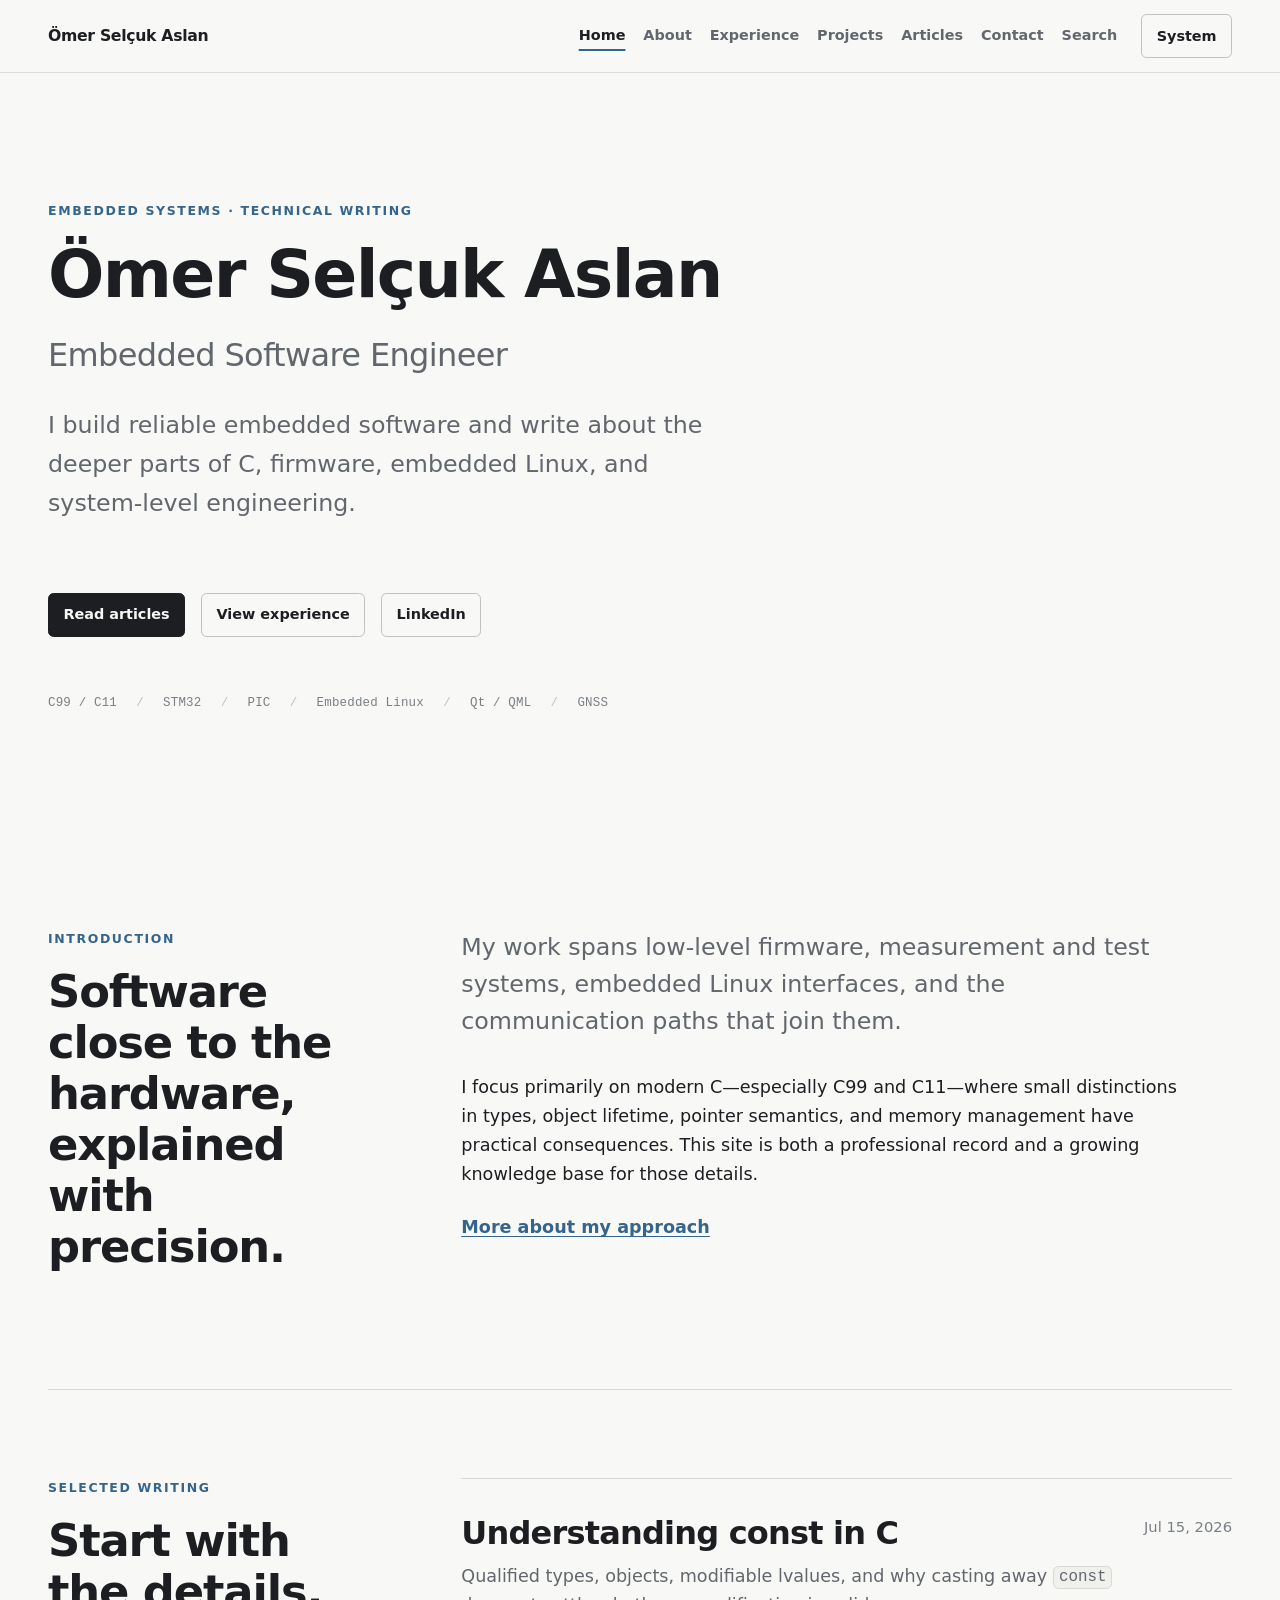
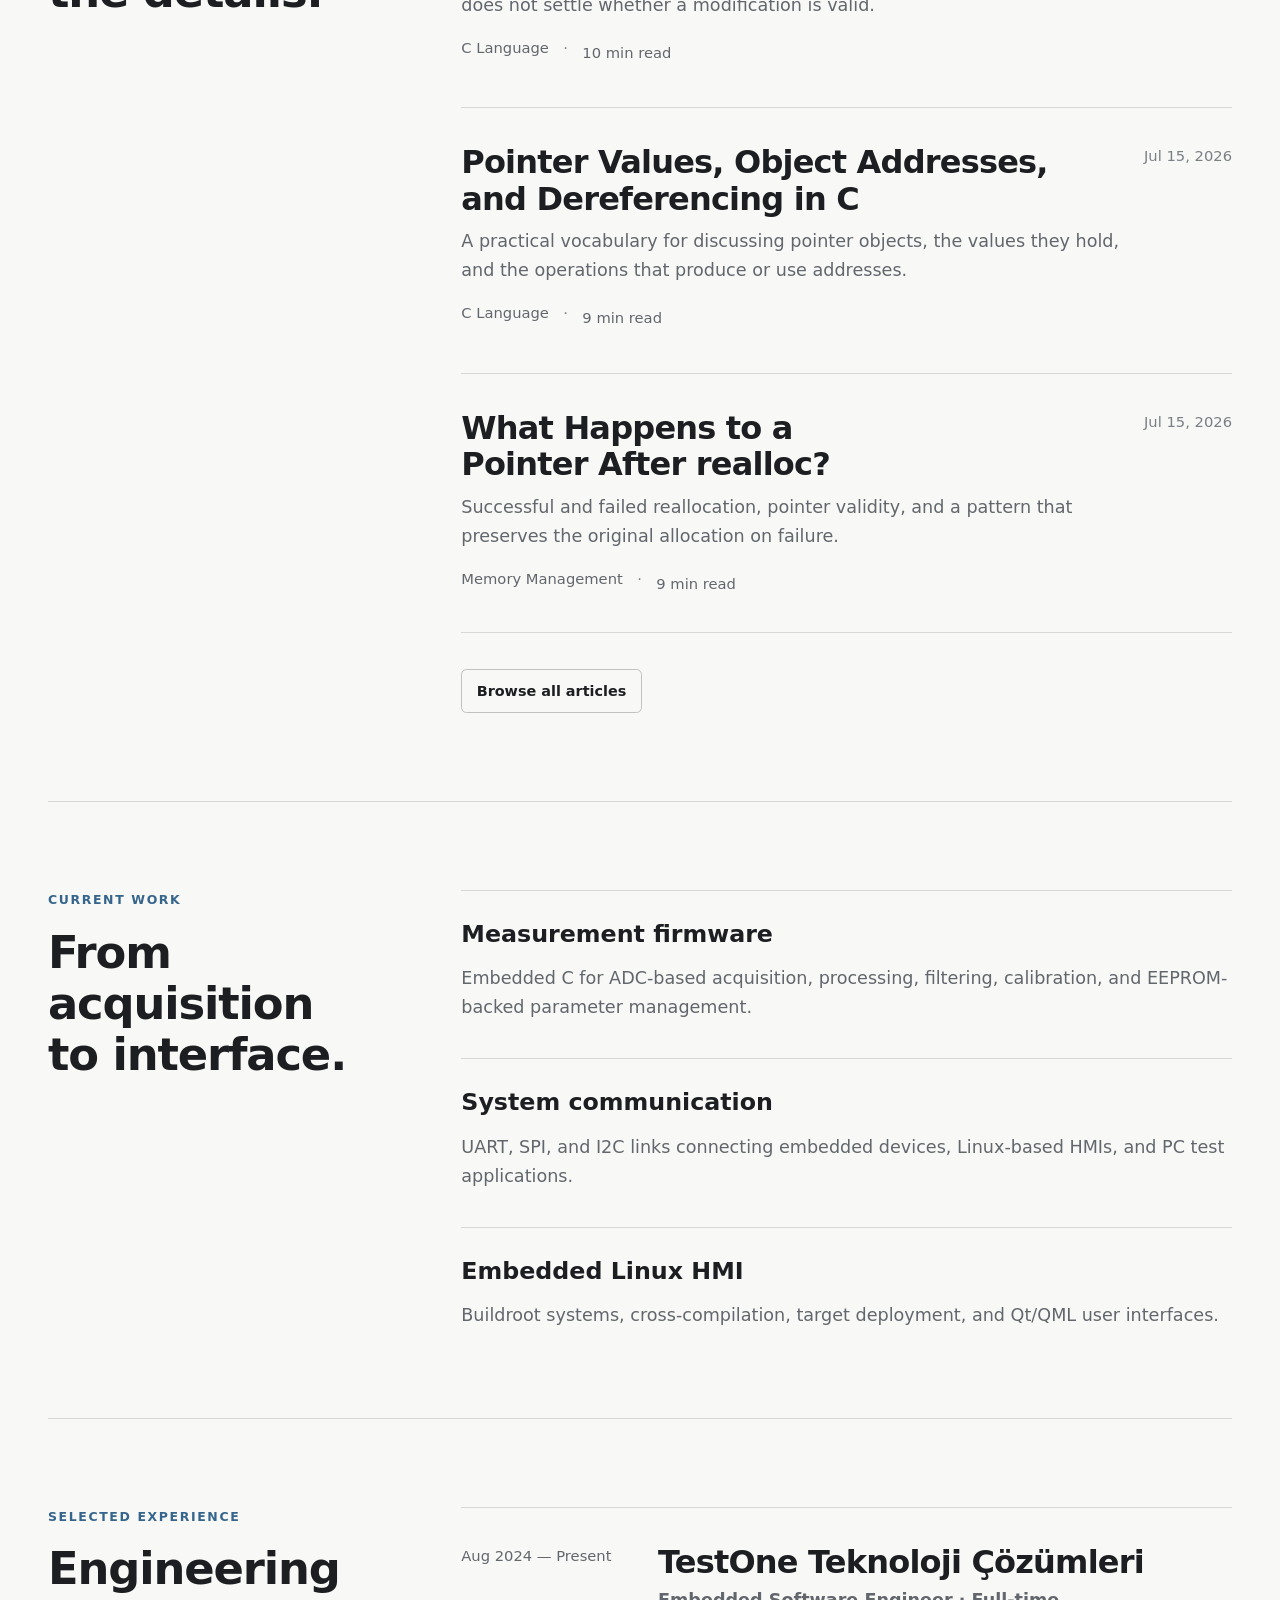
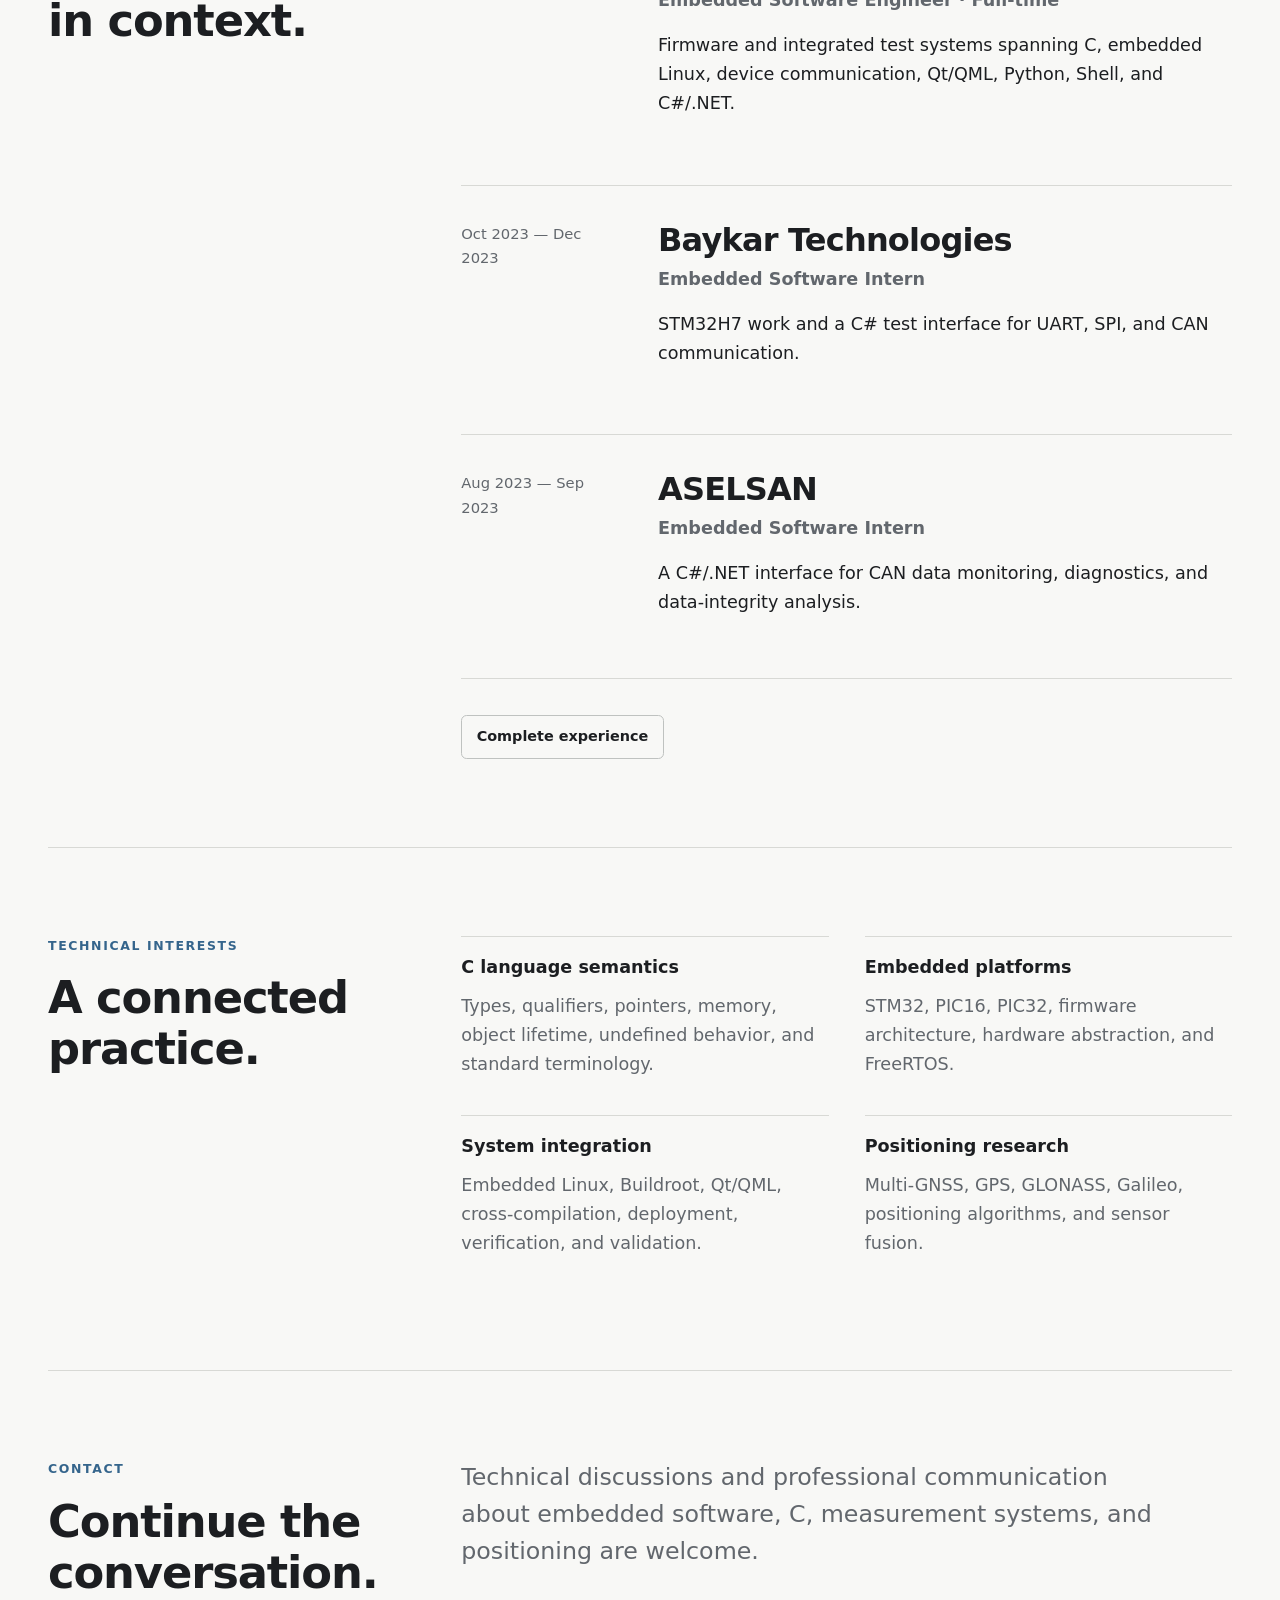
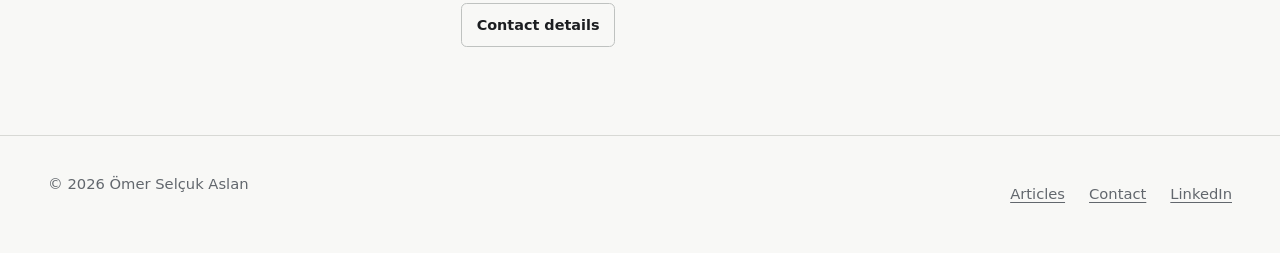
<file: index.html>
<!doctype html>
<html lang="en">
<head>
  <meta charset="utf-8">
  <meta name="viewport" content="width=device-width, initial-scale=1">
  <title>Ömer Selçuk Aslan — Embedded Software Engineer</title>
  <meta name="description" content="Embedded software engineer working in modern C, firmware, embedded Linux, measurement systems, and GNSS—and writing about the deeper details of C.">
  <link rel="canonical" href="https://omerselcuk.com/">
  <meta property="og:type" content="website">
  <meta property="og:title" content="Ömer Selçuk Aslan — Embedded Software Engineer">
  <meta property="og:description" content="Reliable embedded software and careful writing about C, firmware, embedded Linux, and system-level engineering.">
  <meta property="og:url" content="https://omerselcuk.com/">
  <meta property="og:site_name" content="Ömer Selçuk Aslan">
  <meta name="twitter:card" content="summary">
  <meta name="twitter:title" content="Ömer Selçuk Aslan — Embedded Software Engineer">
  <meta name="twitter:description" content="Embedded software engineering and careful technical writing about C.">
  <meta name="theme-color" content="#f8f8f6" media="(prefers-color-scheme: light)">
  <meta name="theme-color" content="#151719" media="(prefers-color-scheme: dark)">
  <link rel="icon" href="favicon.svg" type="image/svg+xml">
  <link rel="manifest" href="site.webmanifest">
  <script src="assets/js/theme.js"></script>
  <link rel="stylesheet" href="assets/css/tokens.css">
  <link rel="stylesheet" href="assets/css/base.css">
  <link rel="stylesheet" href="assets/css/layout.css">
  <link rel="stylesheet" href="assets/css/components.css">
  <link rel="stylesheet" href="assets/css/pages.css">
  <link rel="stylesheet" href="assets/css/print.css" media="print">
  <script src="assets/js/main.js" defer></script>
  <script type="application/ld+json">
  {
    "@context": "https://schema.org",
    "@graph": [
      {
        "@type": "Person",
        "@id": "https://omerselcuk.com/#person",
        "name": "Ömer Selçuk Aslan",
        "url": "https://omerselcuk.com/",
        "jobTitle": "Embedded Software Engineer",
        "sameAs": ["https://www.linkedin.com/in/omerselcukaslan"],
        "knowsAbout": ["C99", "C11", "Embedded systems", "Firmware", "STM32", "PIC microcontrollers", "Embedded Linux", "Buildroot", "Qt", "QML", "GNSS"]
      },
      {
        "@type": "WebSite",
        "@id": "https://omerselcuk.com/#website",
        "url": "https://omerselcuk.com/",
        "name": "Ömer Selçuk Aslan",
        "inLanguage": "en",
        "publisher": {"@id": "https://omerselcuk.com/#person"}
      }
    ]
  }
  </script>
</head>
<body>
  <a class="skip-link" href="#main-content">Skip to content</a>
  <header class="site-header">
    <div class="container header-inner">
      <a class="brand" href="index.html" aria-current="page">Ömer Selçuk Aslan</a>
      <button class="nav-toggle" type="button" data-nav-toggle aria-controls="primary-navigation" aria-expanded="false">Menu</button>
      <nav class="site-nav" id="primary-navigation" data-site-nav data-open="false" aria-label="Primary navigation">
        <a href="index.html" aria-current="page">Home</a>
        <a href="about.html">About</a>
        <a href="experience.html">Experience</a>
        <a href="projects.html">Projects</a>
        <a href="articles.html">Articles</a>
        <a href="contact.html">Contact</a>
        <a href="articles.html#article-search">Search</a>
      </nav>
      <button class="theme-toggle" type="button" data-theme-toggle hidden>System</button>
    </div>
  </header>

  <main id="main-content">
    <section class="hero container" aria-labelledby="home-title">
      <p class="eyebrow">Embedded systems · Technical writing</p>
      <h1 id="home-title">Ömer Selçuk Aslan</h1>
      <p class="hero-title">Embedded Software Engineer</p>
      <p class="hero-copy">I build reliable embedded software and write about the deeper parts of C, firmware, embedded Linux, and system-level engineering.</p>
      <div class="button-row">
        <a class="button button-primary" href="articles.html">Read articles</a>
        <a class="button" href="experience.html">View experience</a>
        <a class="button" href="https://www.linkedin.com/in/omerselcukaslan" rel="me noopener noreferrer" target="_blank">LinkedIn <span class="visually-hidden">(opens in a new tab)</span></a>
      </div>
      <div class="topic-line" aria-label="Technical focus areas">
        <span>C99 / C11</span><span>STM32</span><span>PIC</span><span>Embedded Linux</span><span>Qt / QML</span><span>GNSS</span>
      </div>
    </section>

    <section class="section container" aria-labelledby="introduction-title">
      <div class="section-grid">
        <div>
          <p class="eyebrow">Introduction</p>
          <h2 id="introduction-title">Software close to the hardware, explained with precision.</h2>
        </div>
        <div class="reading-width">
          <p class="lede">My work spans low-level firmware, measurement and test systems, embedded Linux interfaces, and the communication paths that join them.</p>
          <p>I focus primarily on modern C—especially C99 and C11—where small distinctions in types, object lifetime, pointer semantics, and memory management have practical consequences. This site is both a professional record and a growing knowledge base for those details.</p>
          <a class="text-link" href="about.html">More about my approach</a>
        </div>
      </div>
    </section>

    <section class="section container" aria-labelledby="writing-title">
      <div class="section-grid">
        <div>
          <p class="eyebrow">Selected writing</p>
          <h2 id="writing-title">Start with the details.</h2>
        </div>
        <div>
          <ol class="article-list">
            <li class="article-card">
              <div>
                <h3><a href="articles/understanding-const-in-c.html">Understanding <code>const</code> in C</a></h3>
                <p>Qualified types, objects, modifiable lvalues, and why casting away <code>const</code> does not settle whether a modification is valid.</p>
                <ul class="meta-list" aria-label="Article details"><li>C Language</li><li>10 min read</li></ul>
              </div>
              <time datetime="2026-07-15">Jul 15, 2026</time>
            </li>
            <li class="article-card">
              <div>
                <h3><a href="articles/pointer-values-and-object-addresses.html">Pointer Values, Object Addresses, and Dereferencing in C</a></h3>
                <p>A practical vocabulary for discussing pointer objects, the values they hold, and the operations that produce or use addresses.</p>
                <ul class="meta-list" aria-label="Article details"><li>C Language</li><li>9 min read</li></ul>
              </div>
              <time datetime="2026-07-15">Jul 15, 2026</time>
            </li>
            <li class="article-card">
              <div>
                <h3><a href="articles/realloc-and-pointer-validity.html">What Happens to a Pointer After <code>realloc</code>?</a></h3>
                <p>Successful and failed reallocation, pointer validity, and a pattern that preserves the original allocation on failure.</p>
                <ul class="meta-list" aria-label="Article details"><li>Memory Management</li><li>9 min read</li></ul>
              </div>
              <time datetime="2026-07-15">Jul 15, 2026</time>
            </li>
          </ol>
          <div class="button-row"><a class="button" href="articles.html">Browse all articles</a></div>
        </div>
      </div>
    </section>

    <section class="section container" aria-labelledby="work-title">
      <div class="section-grid">
        <div>
          <p class="eyebrow">Current work</p>
          <h2 id="work-title">From acquisition to interface.</h2>
        </div>
        <div class="statements">
          <div class="statement"><strong>Measurement firmware</strong><p>Embedded C for ADC-based acquisition, processing, filtering, calibration, and EEPROM-backed parameter management.</p></div>
          <div class="statement"><strong>System communication</strong><p>UART, SPI, and I2C links connecting embedded devices, Linux-based HMIs, and PC test applications.</p></div>
          <div class="statement"><strong>Embedded Linux HMI</strong><p>Buildroot systems, cross-compilation, target deployment, and Qt/QML user interfaces.</p></div>
        </div>
      </div>
    </section>

    <section class="section container" aria-labelledby="experience-title">
      <div class="section-grid">
        <div>
          <p class="eyebrow">Selected experience</p>
          <h2 id="experience-title">Engineering in context.</h2>
        </div>
        <div>
          <ol class="timeline">
            <li class="timeline-item">
              <p class="timeline-date">Aug 2024 — Present</p>
              <div><h3>TestOne Teknoloji Çözümleri</h3><p class="timeline-role">Embedded Software Engineer · Full-time</p><p>Firmware and integrated test systems spanning C, embedded Linux, device communication, Qt/QML, Python, Shell, and C#/.NET.</p></div>
            </li>
            <li class="timeline-item">
              <p class="timeline-date">Oct 2023 — Dec 2023</p>
              <div><h3>Baykar Technologies</h3><p class="timeline-role">Embedded Software Intern</p><p>STM32H7 work and a C# test interface for UART, SPI, and CAN communication.</p></div>
            </li>
            <li class="timeline-item">
              <p class="timeline-date">Aug 2023 — Sep 2023</p>
              <div><h3>ASELSAN</h3><p class="timeline-role">Embedded Software Intern</p><p>A C#/.NET interface for CAN data monitoring, diagnostics, and data-integrity analysis.</p></div>
            </li>
          </ol>
          <div class="button-row"><a class="button" href="experience.html">Complete experience</a></div>
        </div>
      </div>
    </section>

    <section class="section container" aria-labelledby="interests-title">
      <div class="section-grid">
        <div>
          <p class="eyebrow">Technical interests</p>
          <h2 id="interests-title">A connected practice.</h2>
        </div>
        <dl class="definition-grid">
          <div class="definition-group"><dt>C language semantics</dt><dd>Types, qualifiers, pointers, memory, object lifetime, undefined behavior, and standard terminology.</dd></div>
          <div class="definition-group"><dt>Embedded platforms</dt><dd>STM32, PIC16, PIC32, firmware architecture, hardware abstraction, and FreeRTOS.</dd></div>
          <div class="definition-group"><dt>System integration</dt><dd>Embedded Linux, Buildroot, Qt/QML, cross-compilation, deployment, verification, and validation.</dd></div>
          <div class="definition-group"><dt>Positioning research</dt><dd>Multi-GNSS, GPS, GLONASS, Galileo, positioning algorithms, and sensor fusion.</dd></div>
        </dl>
      </div>
    </section>

    <section class="section container" aria-labelledby="contact-title">
      <div class="section-grid">
        <div><p class="eyebrow">Contact</p><h2 id="contact-title">Continue the conversation.</h2></div>
        <div class="reading-width"><p class="lede">Technical discussions and professional communication about embedded software, C, measurement systems, and positioning are welcome.</p><a class="button" href="contact.html">Contact details</a></div>
      </div>
    </section>
  </main>

  <footer class="site-footer">
    <div class="container footer-inner"><p>© 2026 Ömer Selçuk Aslan</p><nav class="footer-nav" aria-label="Footer navigation"><a href="articles.html">Articles</a><a href="contact.html">Contact</a><a href="https://www.linkedin.com/in/omerselcukaslan" rel="me noopener noreferrer" target="_blank">LinkedIn</a></nav></div>
  </footer>
</body>
</html>
</file>
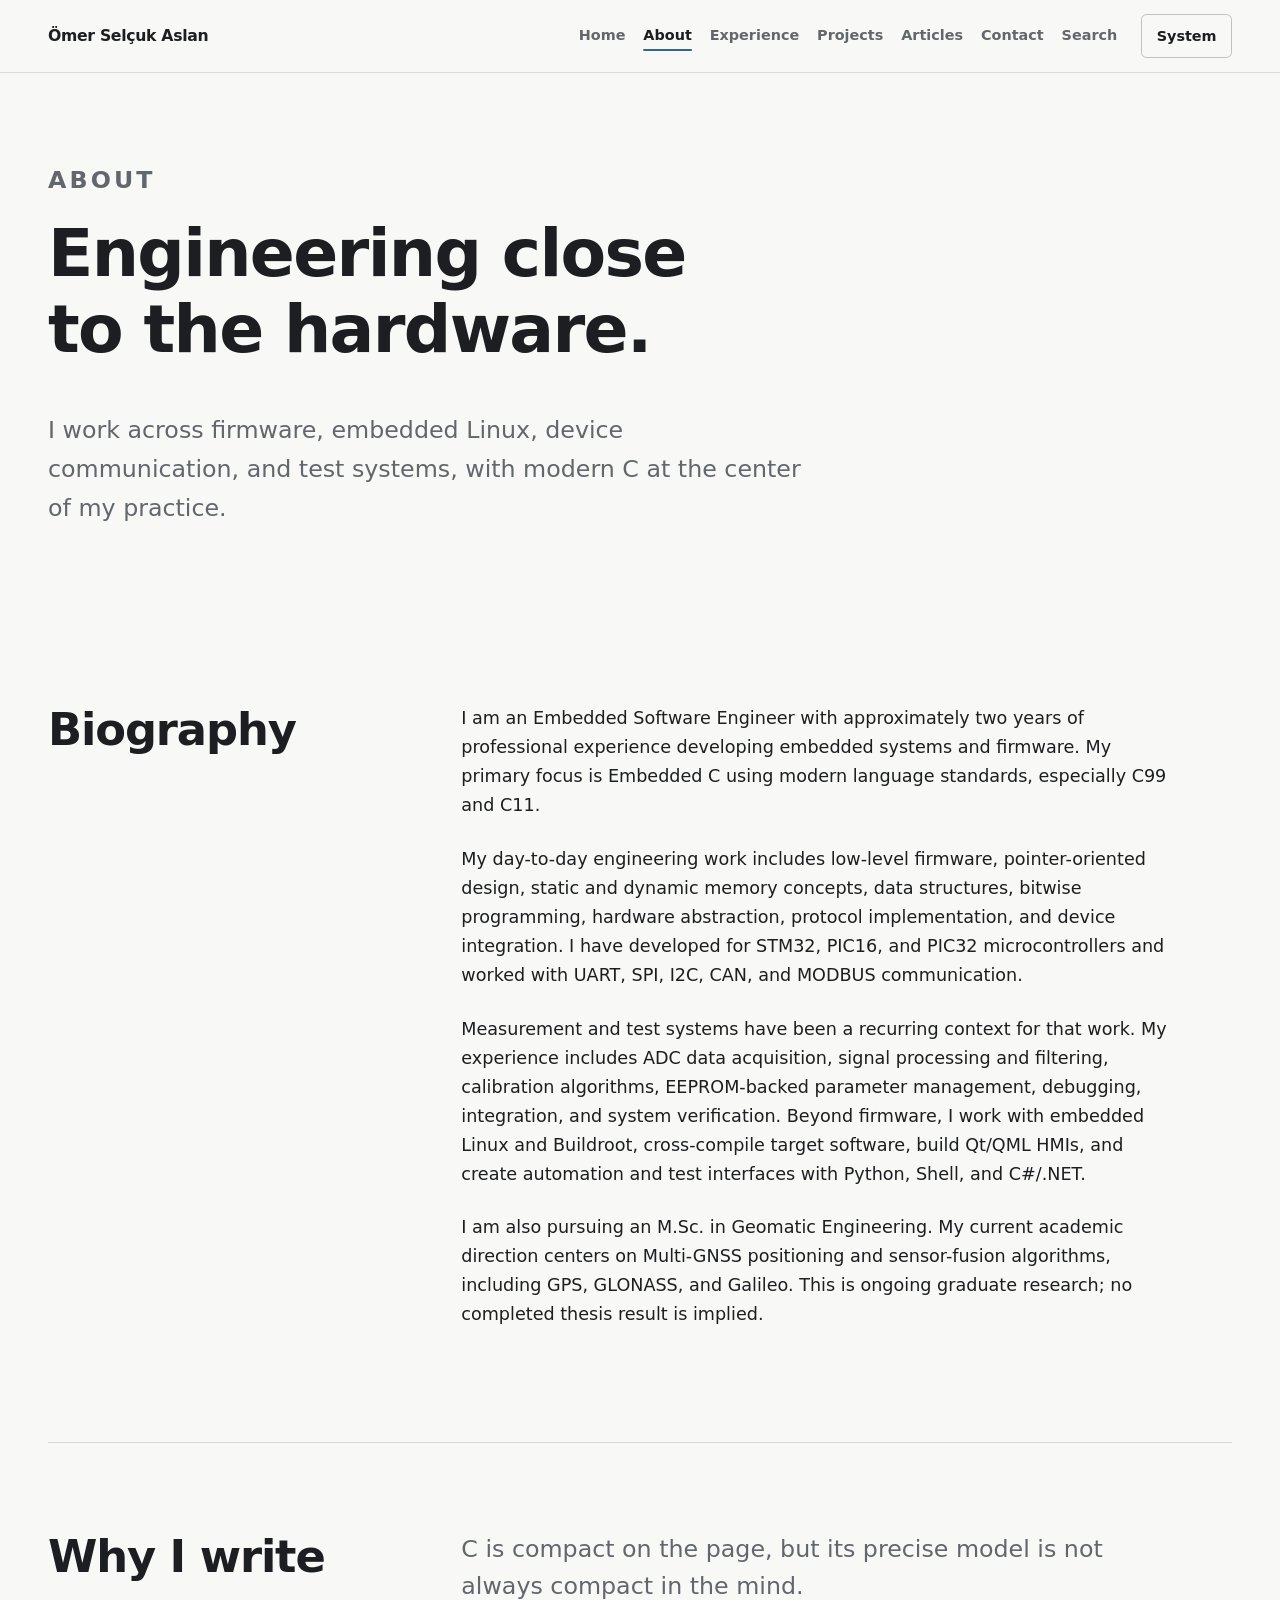
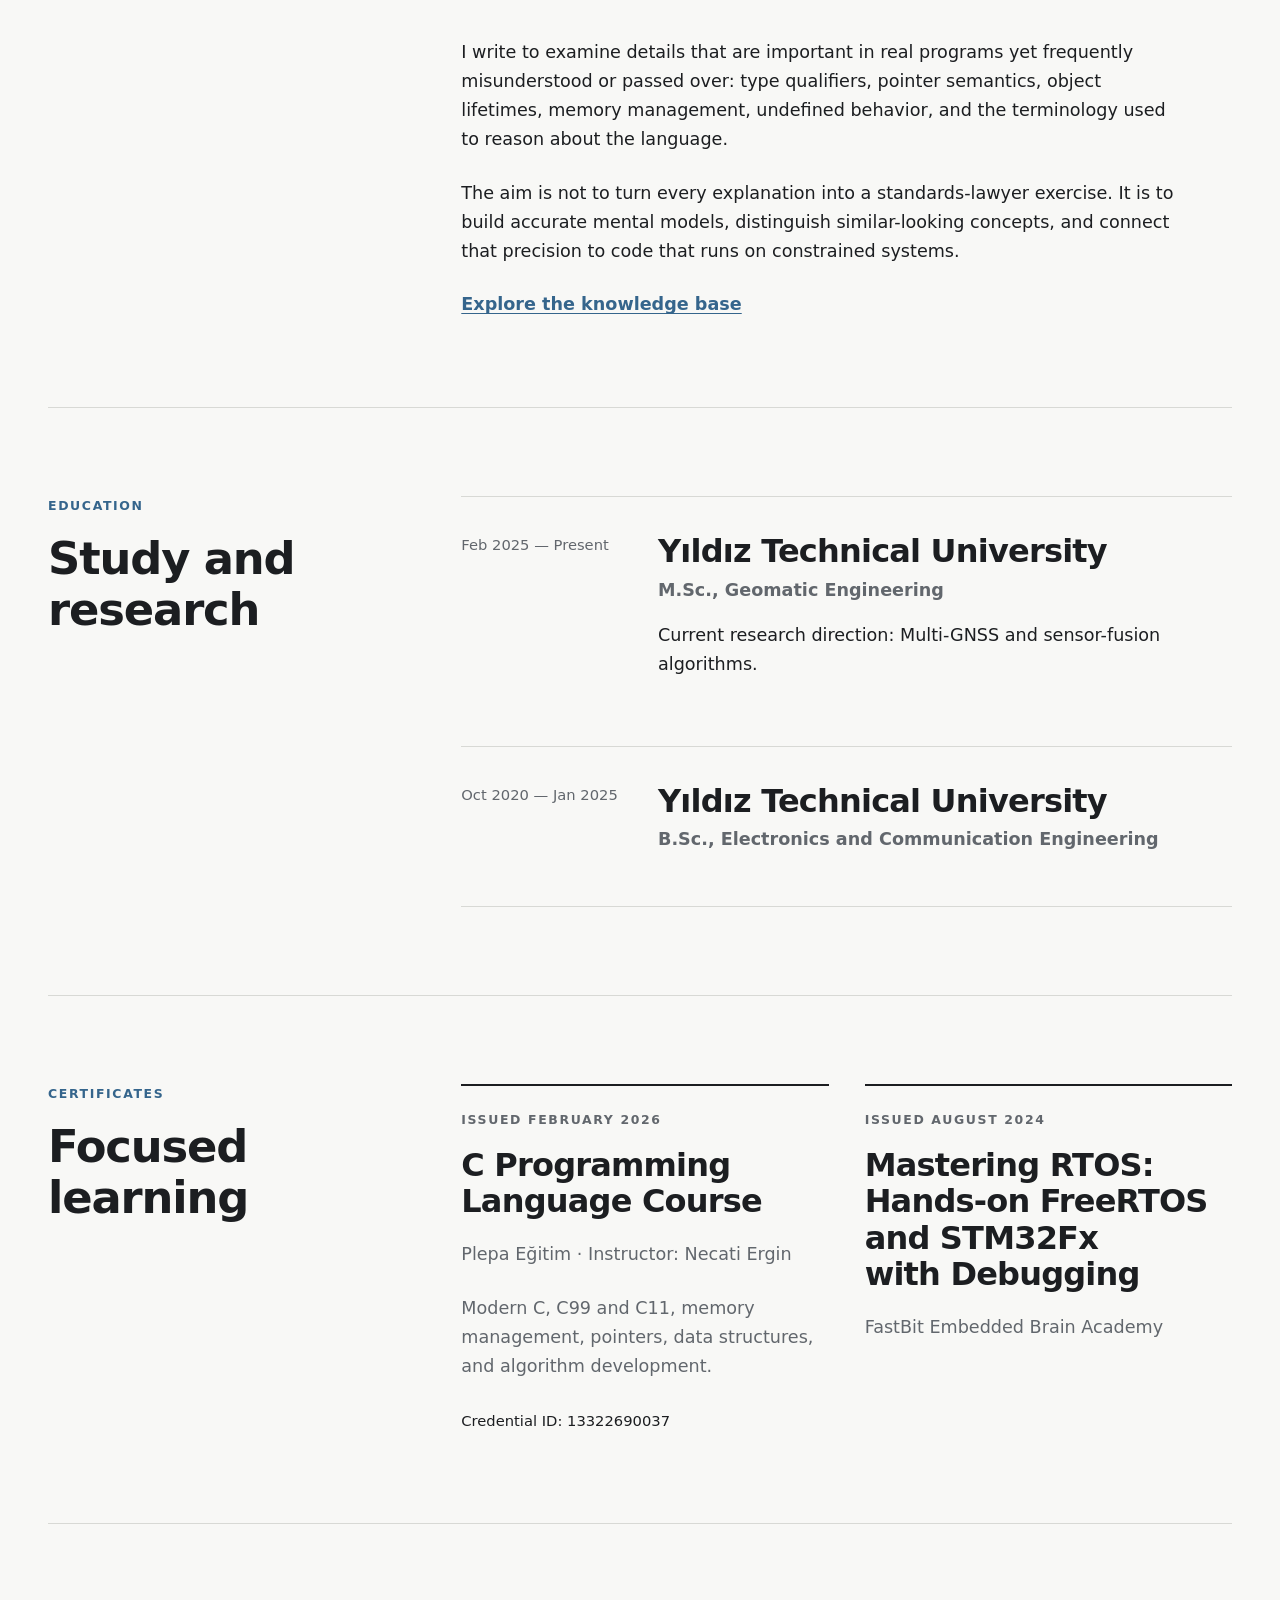
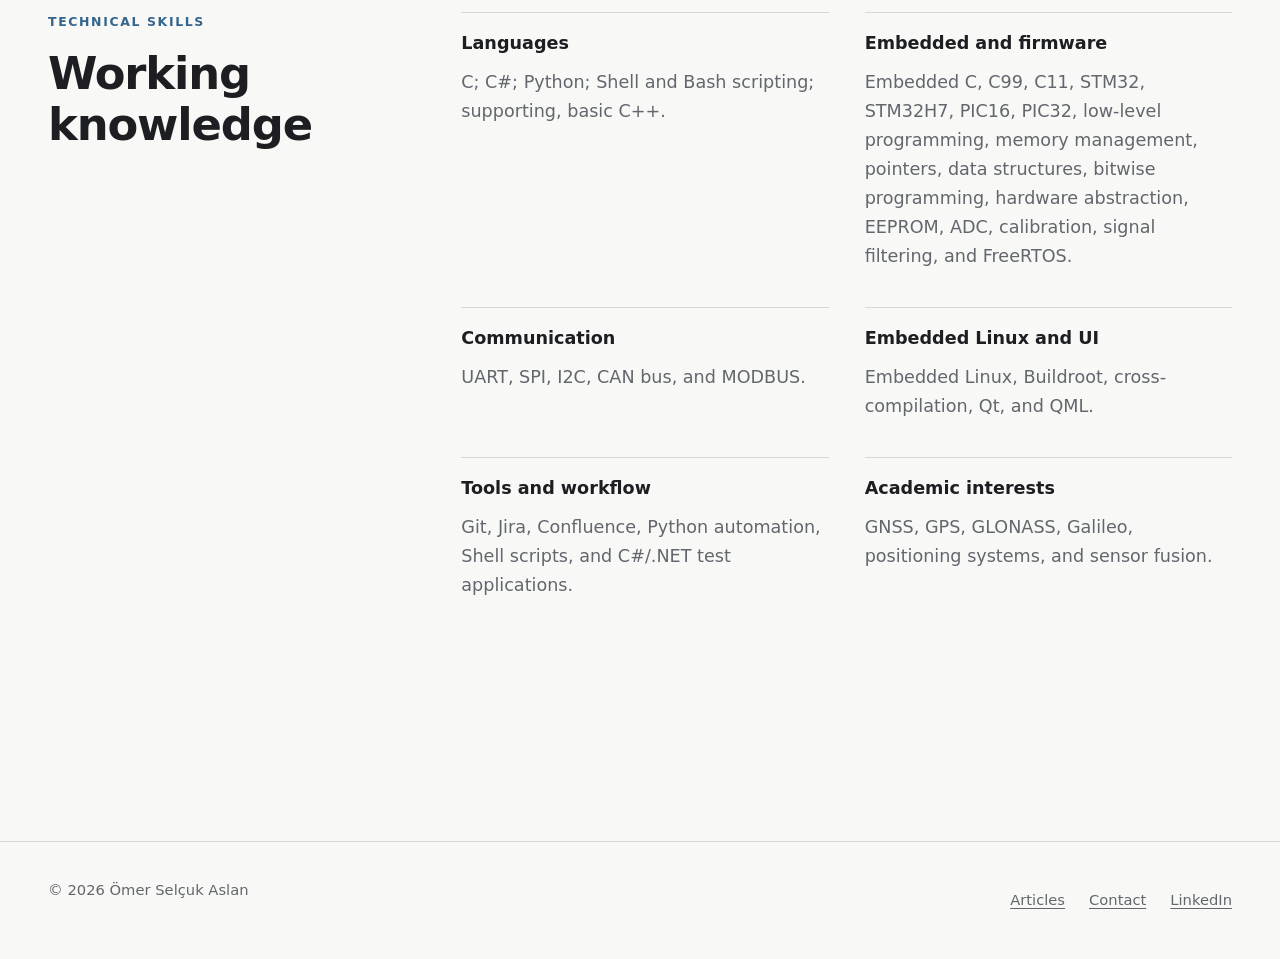
<file: about.html>
<!doctype html>
<html lang="en">
<head>
  <meta charset="utf-8">
  <meta name="viewport" content="width=device-width, initial-scale=1">
  <title>About — Ömer Selçuk Aslan</title>
  <meta name="description" content="About embedded software engineer Ömer Selçuk Aslan: modern C, firmware, embedded Linux, measurement systems, education, and technical interests.">
  <link rel="canonical" href="https://omerselcuk.com/about.html">
  <meta property="og:type" content="profile"><meta property="og:title" content="About — Ömer Selçuk Aslan"><meta property="og:description" content="Background, engineering practice, education, and reasons for writing about C."><meta property="og:url" content="https://omerselcuk.com/about.html"><meta property="og:site_name" content="Ömer Selçuk Aslan">
  <meta name="twitter:card" content="summary"><meta name="twitter:title" content="About — Ömer Selçuk Aslan"><meta name="twitter:description" content="Embedded software engineering, modern C, and positioning research.">
  <meta name="theme-color" content="#f8f8f6" media="(prefers-color-scheme: light)"><meta name="theme-color" content="#151719" media="(prefers-color-scheme: dark)">
  <link rel="icon" href="favicon.svg" type="image/svg+xml"><link rel="manifest" href="site.webmanifest">
  <script src="assets/js/theme.js"></script>
  <link rel="stylesheet" href="assets/css/tokens.css"><link rel="stylesheet" href="assets/css/base.css"><link rel="stylesheet" href="assets/css/layout.css"><link rel="stylesheet" href="assets/css/components.css"><link rel="stylesheet" href="assets/css/pages.css"><link rel="stylesheet" href="assets/css/print.css" media="print">
  <script src="assets/js/main.js" defer></script>
  <script type="application/ld+json">{"@context":"https://schema.org","@type":"BreadcrumbList","itemListElement":[{"@type":"ListItem","position":1,"name":"Home","item":"https://omerselcuk.com/"},{"@type":"ListItem","position":2,"name":"About","item":"https://omerselcuk.com/about.html"}]}</script>
</head>
<body>
  <a class="skip-link" href="#main-content">Skip to content</a>
  <header class="site-header"><div class="container header-inner"><a class="brand" href="index.html">Ömer Selçuk Aslan</a><button class="nav-toggle" type="button" data-nav-toggle aria-controls="primary-navigation" aria-expanded="false">Menu</button><nav class="site-nav" id="primary-navigation" data-site-nav data-open="false" aria-label="Primary navigation"><a href="index.html">Home</a><a href="about.html" aria-current="page">About</a><a href="experience.html">Experience</a><a href="projects.html">Projects</a><a href="articles.html">Articles</a><a href="contact.html">Contact</a><a href="articles.html#article-search">Search</a></nav><button class="theme-toggle" type="button" data-theme-toggle hidden>System</button></div></header>
  <main id="main-content" class="page-shell">
    <div class="container">
      <header class="page-header"><p class="eyebrow">About</p><h1>Engineering close to the hardware.</h1><p>I work across firmware, embedded Linux, device communication, and test systems, with modern C at the center of my practice.</p></header>

      <section class="section" aria-labelledby="biography-title">
        <div class="section-grid"><div><h2 id="biography-title">Biography</h2></div><div class="reading-width"><p>I am an Embedded Software Engineer with approximately two years of professional experience developing embedded systems and firmware. My primary focus is Embedded C using modern language standards, especially C99 and C11.</p><p>My day-to-day engineering work includes low-level firmware, pointer-oriented design, static and dynamic memory concepts, data structures, bitwise programming, hardware abstraction, protocol implementation, and device integration. I have developed for STM32, PIC16, and PIC32 microcontrollers and worked with UART, SPI, I2C, CAN, and MODBUS communication.</p><p>Measurement and test systems have been a recurring context for that work. My experience includes ADC data acquisition, signal processing and filtering, calibration algorithms, EEPROM-backed parameter management, debugging, integration, and system verification. Beyond firmware, I work with embedded Linux and Buildroot, cross-compile target software, build Qt/QML HMIs, and create automation and test interfaces with Python, Shell, and C#/.NET.</p><p>I am also pursuing an M.Sc. in Geomatic Engineering. My current academic direction centers on Multi-GNSS positioning and sensor-fusion algorithms, including GPS, GLONASS, and Galileo. This is ongoing graduate research; no completed thesis result is implied.</p></div></div>
      </section>

      <section class="section" aria-labelledby="writing-title">
        <div class="section-grid"><div><h2 id="writing-title">Why I write</h2></div><div class="reading-width"><p class="lede">C is compact on the page, but its precise model is not always compact in the mind.</p><p>I write to examine details that are important in real programs yet frequently misunderstood or passed over: type qualifiers, pointer semantics, object lifetimes, memory management, undefined behavior, and the terminology used to reason about the language.</p><p>The aim is not to turn every explanation into a standards-lawyer exercise. It is to build accurate mental models, distinguish similar-looking concepts, and connect that precision to code that runs on constrained systems.</p><a class="text-link" href="articles.html">Explore the knowledge base</a></div></div>
      </section>

      <section class="section" aria-labelledby="education-title">
        <div class="section-grid"><div><p class="eyebrow">Education</p><h2 id="education-title">Study and research</h2></div><ol class="timeline">
          <li class="timeline-item"><p class="timeline-date">Feb 2025 — Present</p><div><h3>Yıldız Technical University</h3><p class="timeline-role">M.Sc., Geomatic Engineering</p><p>Current research direction: Multi-GNSS and sensor-fusion algorithms.</p></div></li>
          <li class="timeline-item"><p class="timeline-date">Oct 2020 — Jan 2025</p><div><h3>Yıldız Technical University</h3><p class="timeline-role">B.Sc., Electronics and Communication Engineering</p></div></li>
        </ol></div>
      </section>

      <section class="section" aria-labelledby="certificates-title">
        <div class="section-grid"><div><p class="eyebrow">Certificates</p><h2 id="certificates-title">Focused learning</h2></div><div class="two-column">
          <article class="info-card"><p class="eyebrow">Issued February 2026</p><h3>C Programming Language Course</h3><p>Plepa Eğitim · Instructor: Necati Ergin</p><p>Modern C, C99 and C11, memory management, pointers, data structures, and algorithm development.</p><small>Credential ID: 13322690037</small></article>
          <article class="info-card"><p class="eyebrow">Issued August 2024</p><h3>Mastering RTOS: Hands-on FreeRTOS and STM32Fx with Debugging</h3><p>FastBit Embedded Brain Academy</p></article>
        </div></div>
      </section>

      <section class="section" aria-labelledby="skills-title">
        <div class="section-grid"><div><p class="eyebrow">Technical skills</p><h2 id="skills-title">Working knowledge</h2></div><dl class="definition-grid">
          <div class="definition-group"><dt>Languages</dt><dd>C; C#; Python; Shell and Bash scripting; supporting, basic C++.</dd></div>
          <div class="definition-group"><dt>Embedded and firmware</dt><dd>Embedded C, C99, C11, STM32, STM32H7, PIC16, PIC32, low-level programming, memory management, pointers, data structures, bitwise programming, hardware abstraction, EEPROM, ADC, calibration, signal filtering, and FreeRTOS.</dd></div>
          <div class="definition-group"><dt>Communication</dt><dd>UART, SPI, I2C, CAN bus, and MODBUS.</dd></div>
          <div class="definition-group"><dt>Embedded Linux and UI</dt><dd>Embedded Linux, Buildroot, cross-compilation, Qt, and QML.</dd></div>
          <div class="definition-group"><dt>Tools and workflow</dt><dd>Git, Jira, Confluence, Python automation, Shell scripts, and C#/.NET test applications.</dd></div>
          <div class="definition-group"><dt>Academic interests</dt><dd>GNSS, GPS, GLONASS, Galileo, positioning systems, and sensor fusion.</dd></div>
        </dl></div>
      </section>
    </div>
  </main>
  <footer class="site-footer"><div class="container footer-inner"><p>© 2026 Ömer Selçuk Aslan</p><nav class="footer-nav" aria-label="Footer navigation"><a href="articles.html">Articles</a><a href="contact.html">Contact</a><a href="https://www.linkedin.com/in/omerselcukaslan" rel="me noopener noreferrer" target="_blank">LinkedIn</a></nav></div></footer>
</body>
</html>
</file>
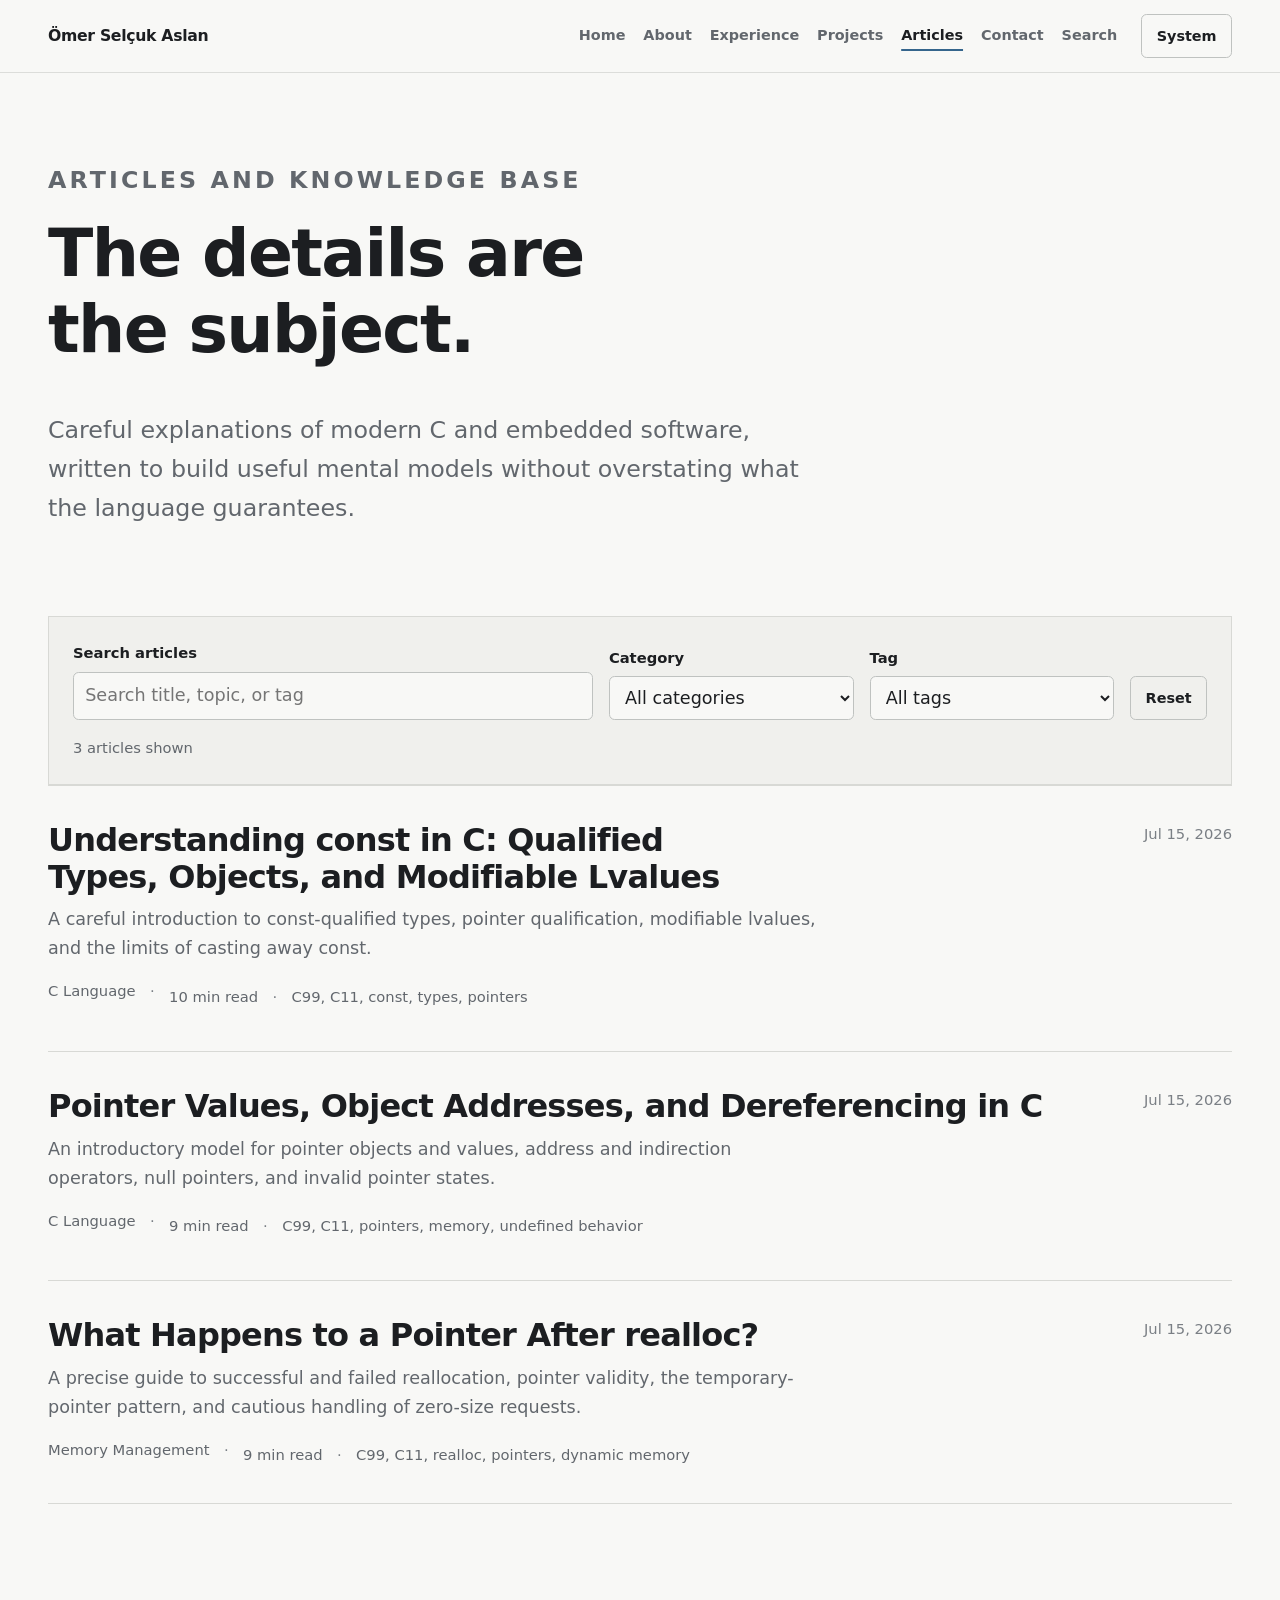
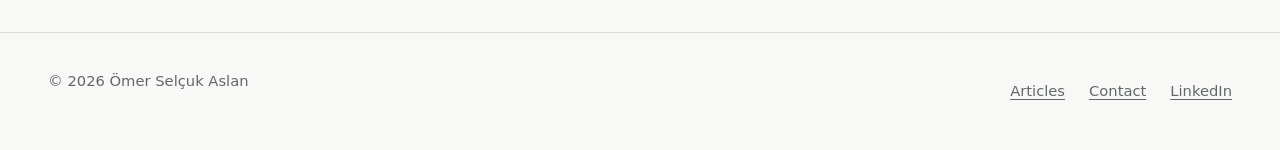
<file: articles.html>
<!doctype html>
<html lang="en">
<head>
  <meta charset="utf-8"><meta name="viewport" content="width=device-width, initial-scale=1">
  <title>Articles — Ömer Selçuk Aslan</title>
  <meta name="description" content="Technical articles by Ömer Selçuk Aslan about modern C, pointer semantics, memory management, firmware, and embedded systems.">
  <link rel="canonical" href="https://omerselcuk.com/articles.html">
  <meta property="og:type" content="website"><meta property="og:title" content="Articles — Ömer Selçuk Aslan"><meta property="og:description" content="Precise, practical writing about C and embedded software."><meta property="og:url" content="https://omerselcuk.com/articles.html"><meta property="og:site_name" content="Ömer Selçuk Aslan">
  <meta name="twitter:card" content="summary"><meta name="twitter:title" content="Articles — Ömer Selçuk Aslan"><meta name="twitter:description" content="A technical knowledge base for modern C and embedded software.">
  <meta name="theme-color" content="#f8f8f6" media="(prefers-color-scheme: light)"><meta name="theme-color" content="#151719" media="(prefers-color-scheme: dark)">
  <link rel="icon" href="favicon.svg" type="image/svg+xml"><link rel="manifest" href="site.webmanifest">
  <script src="assets/js/theme.js"></script><link rel="stylesheet" href="assets/css/tokens.css"><link rel="stylesheet" href="assets/css/base.css"><link rel="stylesheet" href="assets/css/layout.css"><link rel="stylesheet" href="assets/css/components.css"><link rel="stylesheet" href="assets/css/pages.css"><link rel="stylesheet" href="assets/css/print.css" media="print"><script src="assets/js/main.js" defer></script><script src="assets/js/search.js" defer></script>
  <script type="application/ld+json">{"@context":"https://schema.org","@type":"CollectionPage","name":"Articles","url":"https://omerselcuk.com/articles.html","description":"Technical writing about C and embedded software.","isPartOf":{"@id":"https://omerselcuk.com/#website"},"breadcrumb":{"@type":"BreadcrumbList","itemListElement":[{"@type":"ListItem","position":1,"name":"Home","item":"https://omerselcuk.com/"},{"@type":"ListItem","position":2,"name":"Articles","item":"https://omerselcuk.com/articles.html"}]}}</script>
</head>
<body>
  <a class="skip-link" href="#main-content">Skip to content</a>
  <header class="site-header"><div class="container header-inner"><a class="brand" href="index.html">Ömer Selçuk Aslan</a><button class="nav-toggle" type="button" data-nav-toggle aria-controls="primary-navigation" aria-expanded="false">Menu</button><nav class="site-nav" id="primary-navigation" data-site-nav data-open="false" aria-label="Primary navigation"><a href="index.html">Home</a><a href="about.html">About</a><a href="experience.html">Experience</a><a href="projects.html">Projects</a><a href="articles.html" aria-current="page">Articles</a><a href="contact.html">Contact</a><a href="#article-search">Search</a></nav><button class="theme-toggle" type="button" data-theme-toggle hidden>System</button></div></header>
  <main id="main-content" class="page-shell"><div class="container">
    <header class="page-header"><p class="eyebrow">Articles and knowledge base</p><h1>The details are the subject.</h1><p>Careful explanations of modern C and embedded software, written to build useful mental models without overstating what the language guarantees.</p></header>

    <section id="article-search" aria-labelledby="article-list-title">
      <h2 id="article-list-title" class="visually-hidden">Article index</h2>
      <div class="search-enhancement search-panel" data-article-search>
        <div class="filter-grid">
          <div class="field"><label for="search-input">Search articles</label><input id="search-input" type="search" inputmode="search" autocomplete="off" placeholder="Search title, topic, or tag" data-search-input></div>
          <div class="field"><label for="category-filter">Category</label><select id="category-filter" data-category-filter><option value="">All categories</option><option value="C Language">C Language</option><option value="Memory Management">Memory Management</option></select></div>
          <div class="field"><label for="tag-filter">Tag</label><select id="tag-filter" data-tag-filter><option value="">All tags</option><option value="C99">C99</option><option value="C11">C11</option><option value="const">const</option><option value="pointers">pointers</option><option value="memory">memory</option><option value="undefined behavior">undefined behavior</option><option value="realloc">realloc</option><option value="dynamic memory">dynamic memory</option></select></div>
          <button class="filter-reset" type="button" data-search-reset>Reset</button>
        </div>
        <p class="result-summary" data-result-count aria-live="polite">3 articles shown</p>
      </div>

      <ol class="article-list" data-article-results>
        <li class="article-card" data-article-card data-title="Understanding const in C: Qualified Types, Objects, and Modifiable Lvalues" data-description="A careful introduction to const-qualified types, pointer qualification, modifiable lvalues, and the limits of casting away const." data-category="C Language" data-tags="C99,C11,const,types,pointers" data-published="2026-07-15" data-updated="2026-07-15" data-reading-time="10 min read">
          <div><h2><a href="articles/understanding-const-in-c.html">Understanding <code>const</code> in C: Qualified Types, Objects, and Modifiable Lvalues</a></h2><p>A careful introduction to const-qualified types, pointer qualification, modifiable lvalues, and the limits of casting away <code>const</code>.</p><ul class="meta-list" aria-label="Article details"><li>C Language</li><li>10 min read</li><li>C99, C11, const, types, pointers</li></ul></div><time datetime="2026-07-15">Jul 15, 2026</time>
        </li>
        <li class="article-card" data-article-card data-title="Pointer Values, Object Addresses, and Dereferencing in C" data-description="An introductory model for pointer objects and values, address and indirection operators, null pointers, and invalid pointer states." data-category="C Language" data-tags="C99,C11,pointers,memory,undefined behavior" data-published="2026-07-15" data-updated="2026-07-15" data-reading-time="9 min read">
          <div><h2><a href="articles/pointer-values-and-object-addresses.html">Pointer Values, Object Addresses, and Dereferencing in C</a></h2><p>An introductory model for pointer objects and values, address and indirection operators, null pointers, and invalid pointer states.</p><ul class="meta-list" aria-label="Article details"><li>C Language</li><li>9 min read</li><li>C99, C11, pointers, memory, undefined behavior</li></ul></div><time datetime="2026-07-15">Jul 15, 2026</time>
        </li>
        <li class="article-card" data-article-card data-title="What Happens to a Pointer After realloc?" data-description="A precise guide to successful and failed reallocation, pointer validity, the temporary-pointer pattern, and cautious handling of zero-size requests." data-category="Memory Management" data-tags="C99,C11,realloc,pointers,dynamic memory" data-published="2026-07-15" data-updated="2026-07-15" data-reading-time="9 min read">
          <div><h2><a href="articles/realloc-and-pointer-validity.html">What Happens to a Pointer After <code>realloc</code>?</a></h2><p>A precise guide to successful and failed reallocation, pointer validity, the temporary-pointer pattern, and cautious handling of zero-size requests.</p><ul class="meta-list" aria-label="Article details"><li>Memory Management</li><li>9 min read</li><li>C99, C11, realloc, pointers, dynamic memory</li></ul></div><time datetime="2026-07-15">Jul 15, 2026</time>
        </li>
      </ol>
      <div class="empty-state" data-empty-state hidden><h3>No matching articles</h3><p>Try a broader term, another category, or reset the filters.</p></div>
      <noscript><p><small>Search and filtering require JavaScript. All articles remain available in the list above.</small></p></noscript>
    </section>
  </div></main>
  <footer class="site-footer"><div class="container footer-inner"><p>© 2026 Ömer Selçuk Aslan</p><nav class="footer-nav" aria-label="Footer navigation"><a href="articles.html">Articles</a><a href="contact.html">Contact</a><a href="https://www.linkedin.com/in/omerselcukaslan" rel="me noopener noreferrer" target="_blank">LinkedIn</a></nav></div></footer>
</body>
</html>
</file>
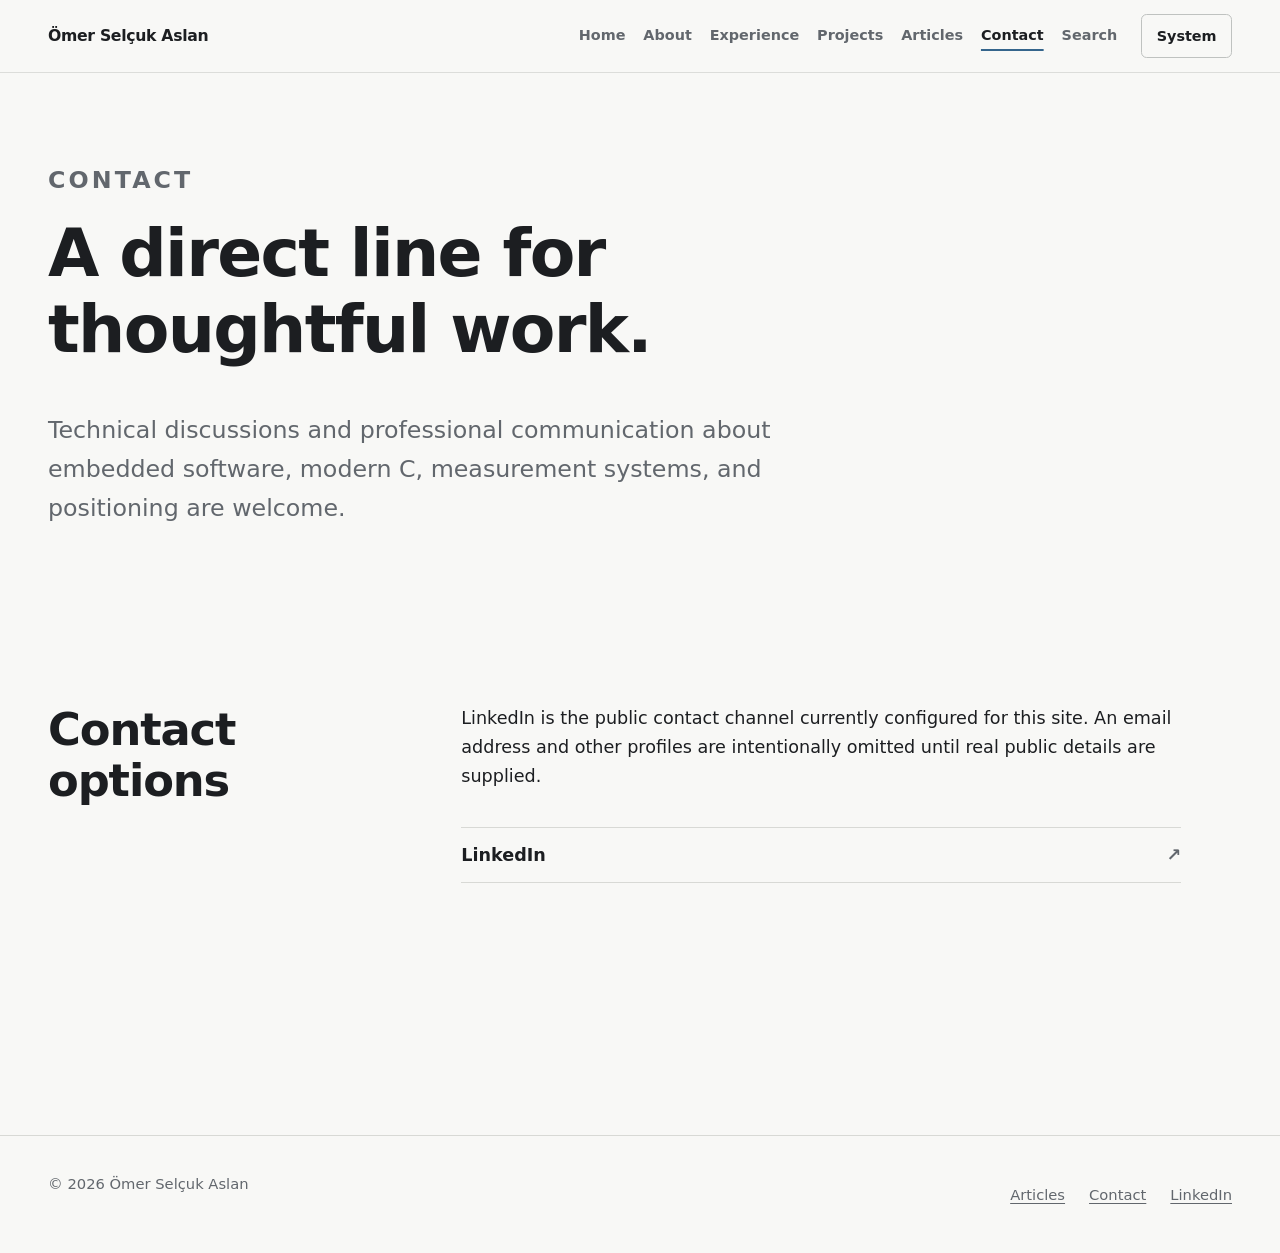
<file: contact.html>
<!doctype html>
<html lang="en">
<head>
  <meta charset="utf-8"><meta name="viewport" content="width=device-width, initial-scale=1">
  <title>Contact — Ömer Selçuk Aslan</title>
  <meta name="description" content="Contact Ömer Selçuk Aslan for professional communication and technical discussions about embedded software, C, test systems, and positioning.">
  <link rel="canonical" href="https://omerselcuk.com/contact.html">
  <meta property="og:type" content="website"><meta property="og:title" content="Contact — Ömer Selçuk Aslan"><meta property="og:description" content="Professional communication and technical discussions are welcome."><meta property="og:url" content="https://omerselcuk.com/contact.html"><meta property="og:site_name" content="Ömer Selçuk Aslan">
  <meta name="twitter:card" content="summary"><meta name="twitter:title" content="Contact — Ömer Selçuk Aslan"><meta name="twitter:description" content="Professional communication with embedded software engineer Ömer Selçuk Aslan.">
  <meta name="theme-color" content="#f8f8f6" media="(prefers-color-scheme: light)"><meta name="theme-color" content="#151719" media="(prefers-color-scheme: dark)">
  <link rel="icon" href="favicon.svg" type="image/svg+xml"><link rel="manifest" href="site.webmanifest">
  <script src="assets/js/theme.js"></script><link rel="stylesheet" href="assets/css/tokens.css"><link rel="stylesheet" href="assets/css/base.css"><link rel="stylesheet" href="assets/css/layout.css"><link rel="stylesheet" href="assets/css/components.css"><link rel="stylesheet" href="assets/css/pages.css"><link rel="stylesheet" href="assets/css/print.css" media="print"><script src="assets/js/main.js" defer></script>
  <script type="application/ld+json">{"@context":"https://schema.org","@type":"ContactPage","name":"Contact","url":"https://omerselcuk.com/contact.html","breadcrumb":{"@type":"BreadcrumbList","itemListElement":[{"@type":"ListItem","position":1,"name":"Home","item":"https://omerselcuk.com/"},{"@type":"ListItem","position":2,"name":"Contact","item":"https://omerselcuk.com/contact.html"}]}}</script>
</head>
<body>
  <a class="skip-link" href="#main-content">Skip to content</a>
  <header class="site-header"><div class="container header-inner"><a class="brand" href="index.html">Ömer Selçuk Aslan</a><button class="nav-toggle" type="button" data-nav-toggle aria-controls="primary-navigation" aria-expanded="false">Menu</button><nav class="site-nav" id="primary-navigation" data-site-nav data-open="false" aria-label="Primary navigation"><a href="index.html">Home</a><a href="about.html">About</a><a href="experience.html">Experience</a><a href="projects.html">Projects</a><a href="articles.html">Articles</a><a href="contact.html" aria-current="page">Contact</a><a href="articles.html#article-search">Search</a></nav><button class="theme-toggle" type="button" data-theme-toggle hidden>System</button></div></header>
  <main id="main-content" class="page-shell"><div class="container">
    <header class="page-header"><p class="eyebrow">Contact</p><h1>A direct line for thoughtful work.</h1><p>Technical discussions and professional communication about embedded software, modern C, measurement systems, and positioning are welcome.</p></header>
    <section class="section" aria-labelledby="contact-options-title"><div class="section-grid"><div><h2 id="contact-options-title">Contact options</h2></div><div class="reading-width"><p>LinkedIn is the public contact channel currently configured for this site. An email address and other profiles are intentionally omitted until real public details are supplied.</p><ul class="contact-links"><li><a href="https://www.linkedin.com/in/omerselcukaslan" rel="me noopener noreferrer" target="_blank">LinkedIn <span class="visually-hidden">(opens in a new tab)</span></a></li></ul><ul class="contact-links" data-optional-socials aria-label="Additional contact links"></ul></div></div></section>
  </div></main>
  <footer class="site-footer"><div class="container footer-inner"><p>© 2026 Ömer Selçuk Aslan</p><nav class="footer-nav" aria-label="Footer navigation"><a href="articles.html">Articles</a><a href="contact.html">Contact</a><a href="https://www.linkedin.com/in/omerselcukaslan" rel="me noopener noreferrer" target="_blank">LinkedIn</a></nav></div></footer>
</body>
</html>
</file>
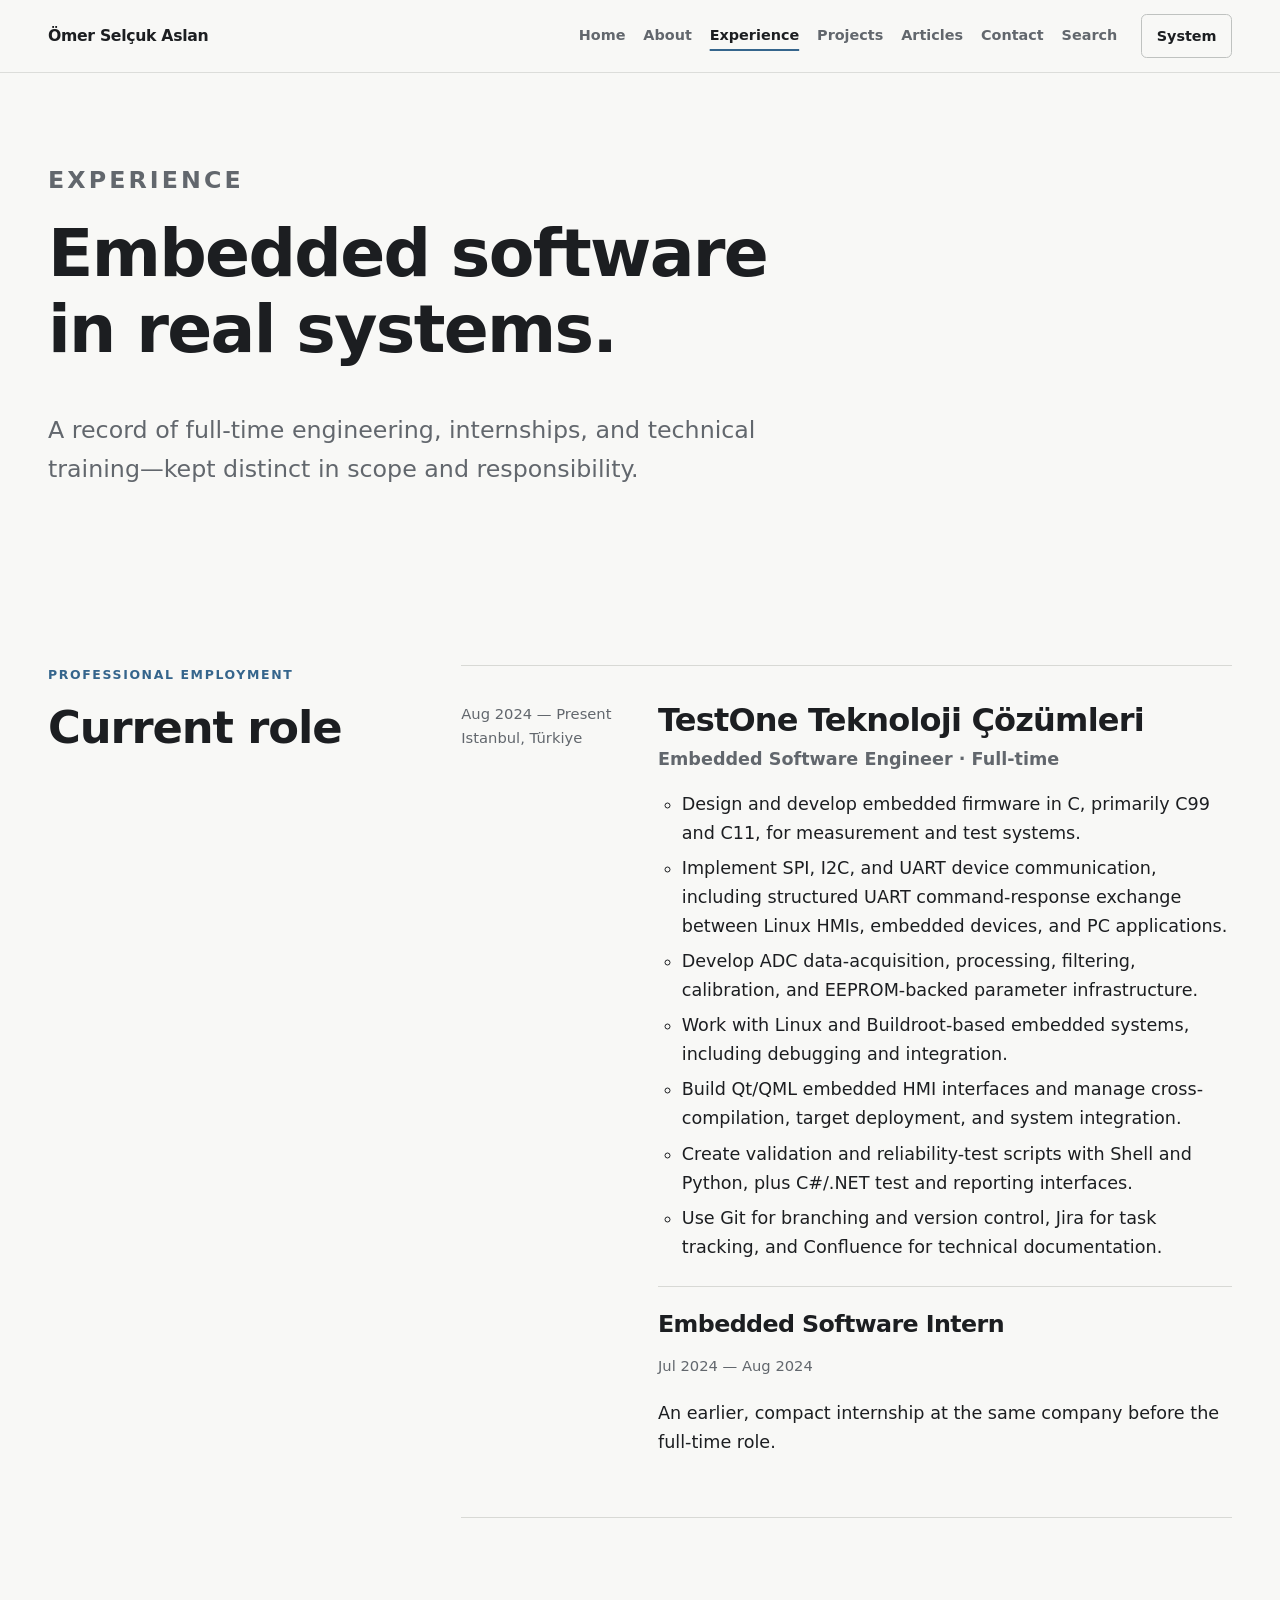
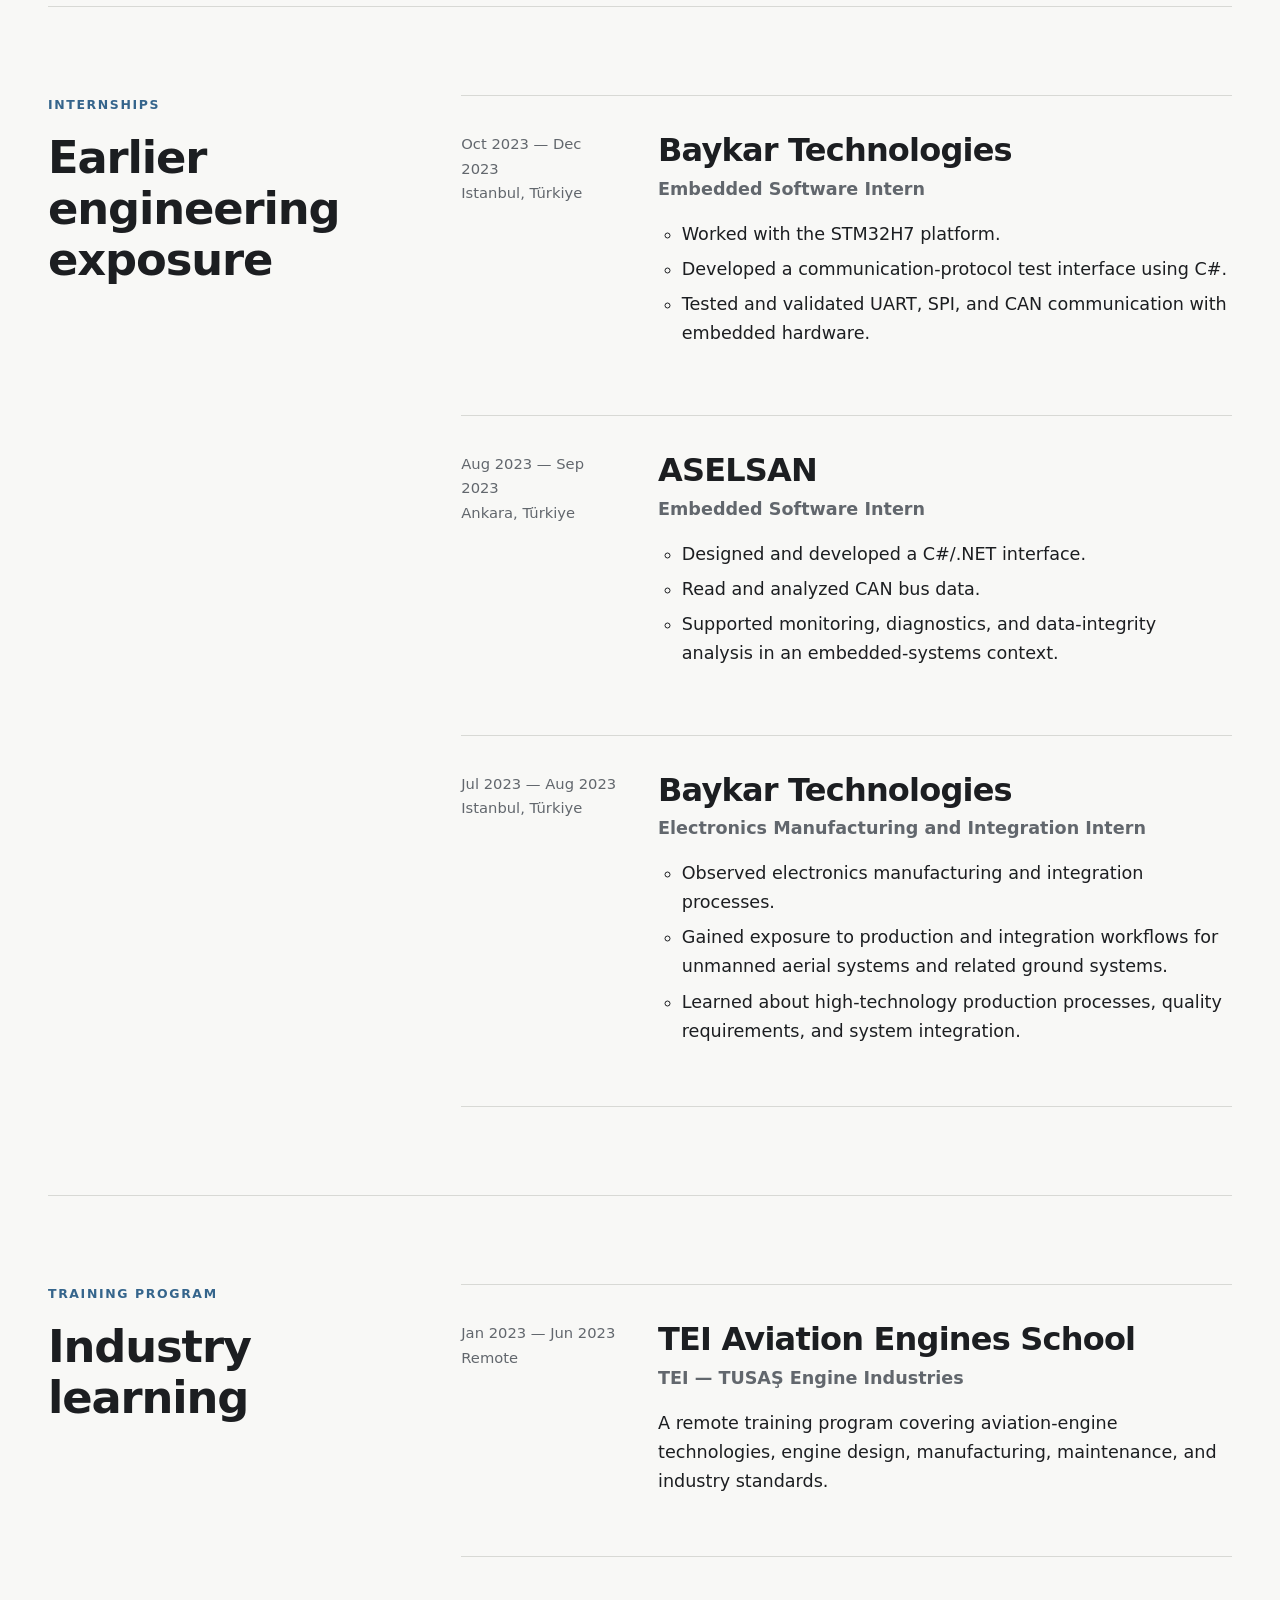
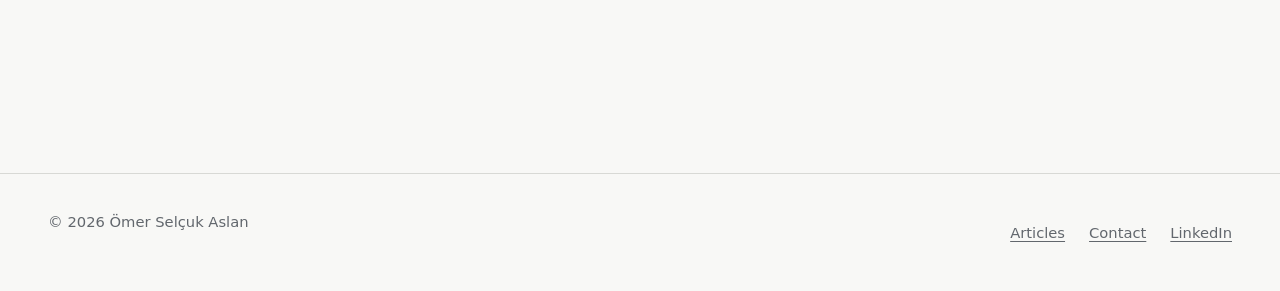
<file: experience.html>
<!doctype html>
<html lang="en">
<head>
  <meta charset="utf-8"><meta name="viewport" content="width=device-width, initial-scale=1">
  <title>Experience — Ömer Selçuk Aslan</title>
  <meta name="description" content="Professional experience of embedded software engineer Ömer Selçuk Aslan, including firmware, measurement systems, embedded Linux, and engineering internships.">
  <link rel="canonical" href="https://omerselcuk.com/experience.html">
  <meta property="og:type" content="website"><meta property="og:title" content="Experience — Ömer Selçuk Aslan"><meta property="og:description" content="Professional employment, engineering internships, and technical training."><meta property="og:url" content="https://omerselcuk.com/experience.html"><meta property="og:site_name" content="Ömer Selçuk Aslan">
  <meta name="twitter:card" content="summary"><meta name="twitter:title" content="Experience — Ömer Selçuk Aslan"><meta name="twitter:description" content="Embedded software, firmware, integration, and test-system experience.">
  <meta name="theme-color" content="#f8f8f6" media="(prefers-color-scheme: light)"><meta name="theme-color" content="#151719" media="(prefers-color-scheme: dark)">
  <link rel="icon" href="favicon.svg" type="image/svg+xml"><link rel="manifest" href="site.webmanifest">
  <script src="assets/js/theme.js"></script><link rel="stylesheet" href="assets/css/tokens.css"><link rel="stylesheet" href="assets/css/base.css"><link rel="stylesheet" href="assets/css/layout.css"><link rel="stylesheet" href="assets/css/components.css"><link rel="stylesheet" href="assets/css/pages.css"><link rel="stylesheet" href="assets/css/print.css" media="print"><script src="assets/js/main.js" defer></script>
  <script type="application/ld+json">{"@context":"https://schema.org","@type":"BreadcrumbList","itemListElement":[{"@type":"ListItem","position":1,"name":"Home","item":"https://omerselcuk.com/"},{"@type":"ListItem","position":2,"name":"Experience","item":"https://omerselcuk.com/experience.html"}]}</script>
</head>
<body>
  <a class="skip-link" href="#main-content">Skip to content</a>
  <header class="site-header"><div class="container header-inner"><a class="brand" href="index.html">Ömer Selçuk Aslan</a><button class="nav-toggle" type="button" data-nav-toggle aria-controls="primary-navigation" aria-expanded="false">Menu</button><nav class="site-nav" id="primary-navigation" data-site-nav data-open="false" aria-label="Primary navigation"><a href="index.html">Home</a><a href="about.html">About</a><a href="experience.html" aria-current="page">Experience</a><a href="projects.html">Projects</a><a href="articles.html">Articles</a><a href="contact.html">Contact</a><a href="articles.html#article-search">Search</a></nav><button class="theme-toggle" type="button" data-theme-toggle hidden>System</button></div></header>
  <main id="main-content" class="page-shell"><div class="container">
    <header class="page-header"><p class="eyebrow">Experience</p><h1>Embedded software in real systems.</h1><p>A record of full-time engineering, internships, and technical training—kept distinct in scope and responsibility.</p></header>

    <section class="section" aria-labelledby="employment-title"><div class="section-grid"><div><p class="eyebrow">Professional employment</p><h2 id="employment-title">Current role</h2></div><ol class="timeline">
      <li class="timeline-item"><p class="timeline-date">Aug 2024 — Present<br>Istanbul, Türkiye</p><div><h3>TestOne Teknoloji Çözümleri</h3><p class="timeline-role">Embedded Software Engineer · Full-time</p><ul><li>Design and develop embedded firmware in C, primarily C99 and C11, for measurement and test systems.</li><li>Implement SPI, I2C, and UART device communication, including structured UART command-response exchange between Linux HMIs, embedded devices, and PC applications.</li><li>Develop ADC data-acquisition, processing, filtering, calibration, and EEPROM-backed parameter infrastructure.</li><li>Work with Linux and Buildroot-based embedded systems, including debugging and integration.</li><li>Build Qt/QML embedded HMI interfaces and manage cross-compilation, target deployment, and system integration.</li><li>Create validation and reliability-test scripts with Shell and Python, plus C#/.NET test and reporting interfaces.</li><li>Use Git for branching and version control, Jira for task tracking, and Confluence for technical documentation.</li></ul><div class="subrole"><h4>Embedded Software Intern</h4><p class="timeline-date">Jul 2024 — Aug 2024</p><p>An earlier, compact internship at the same company before the full-time role.</p></div></div></li>
    </ol></div></section>

    <section class="section" aria-labelledby="internships-title"><div class="section-grid"><div><p class="eyebrow">Internships</p><h2 id="internships-title">Earlier engineering exposure</h2></div><ol class="timeline">
      <li class="timeline-item"><p class="timeline-date">Oct 2023 — Dec 2023<br>Istanbul, Türkiye</p><div><h3>Baykar Technologies</h3><p class="timeline-role">Embedded Software Intern</p><ul><li>Worked with the STM32H7 platform.</li><li>Developed a communication-protocol test interface using C#.</li><li>Tested and validated UART, SPI, and CAN communication with embedded hardware.</li></ul></div></li>
      <li class="timeline-item"><p class="timeline-date">Aug 2023 — Sep 2023<br>Ankara, Türkiye</p><div><h3>ASELSAN</h3><p class="timeline-role">Embedded Software Intern</p><ul><li>Designed and developed a C#/.NET interface.</li><li>Read and analyzed CAN bus data.</li><li>Supported monitoring, diagnostics, and data-integrity analysis in an embedded-systems context.</li></ul></div></li>
      <li class="timeline-item"><p class="timeline-date">Jul 2023 — Aug 2023<br>Istanbul, Türkiye</p><div><h3>Baykar Technologies</h3><p class="timeline-role">Electronics Manufacturing and Integration Intern</p><ul><li>Observed electronics manufacturing and integration processes.</li><li>Gained exposure to production and integration workflows for unmanned aerial systems and related ground systems.</li><li>Learned about high-technology production processes, quality requirements, and system integration.</li></ul></div></li>
    </ol></div></section>

    <section class="section" aria-labelledby="training-title"><div class="section-grid"><div><p class="eyebrow">Training program</p><h2 id="training-title">Industry learning</h2></div><ol class="timeline"><li class="timeline-item"><p class="timeline-date">Jan 2023 — Jun 2023<br>Remote</p><div><h3>TEI Aviation Engines School</h3><p class="timeline-role">TEI — TUSAŞ Engine Industries</p><p>A remote training program covering aviation-engine technologies, engine design, manufacturing, maintenance, and industry standards.</p></div></li></ol></div></section>
  </div></main>
  <footer class="site-footer"><div class="container footer-inner"><p>© 2026 Ömer Selçuk Aslan</p><nav class="footer-nav" aria-label="Footer navigation"><a href="articles.html">Articles</a><a href="contact.html">Contact</a><a href="https://www.linkedin.com/in/omerselcukaslan" rel="me noopener noreferrer" target="_blank">LinkedIn</a></nav></div></footer>
</body>
</html>
</file>
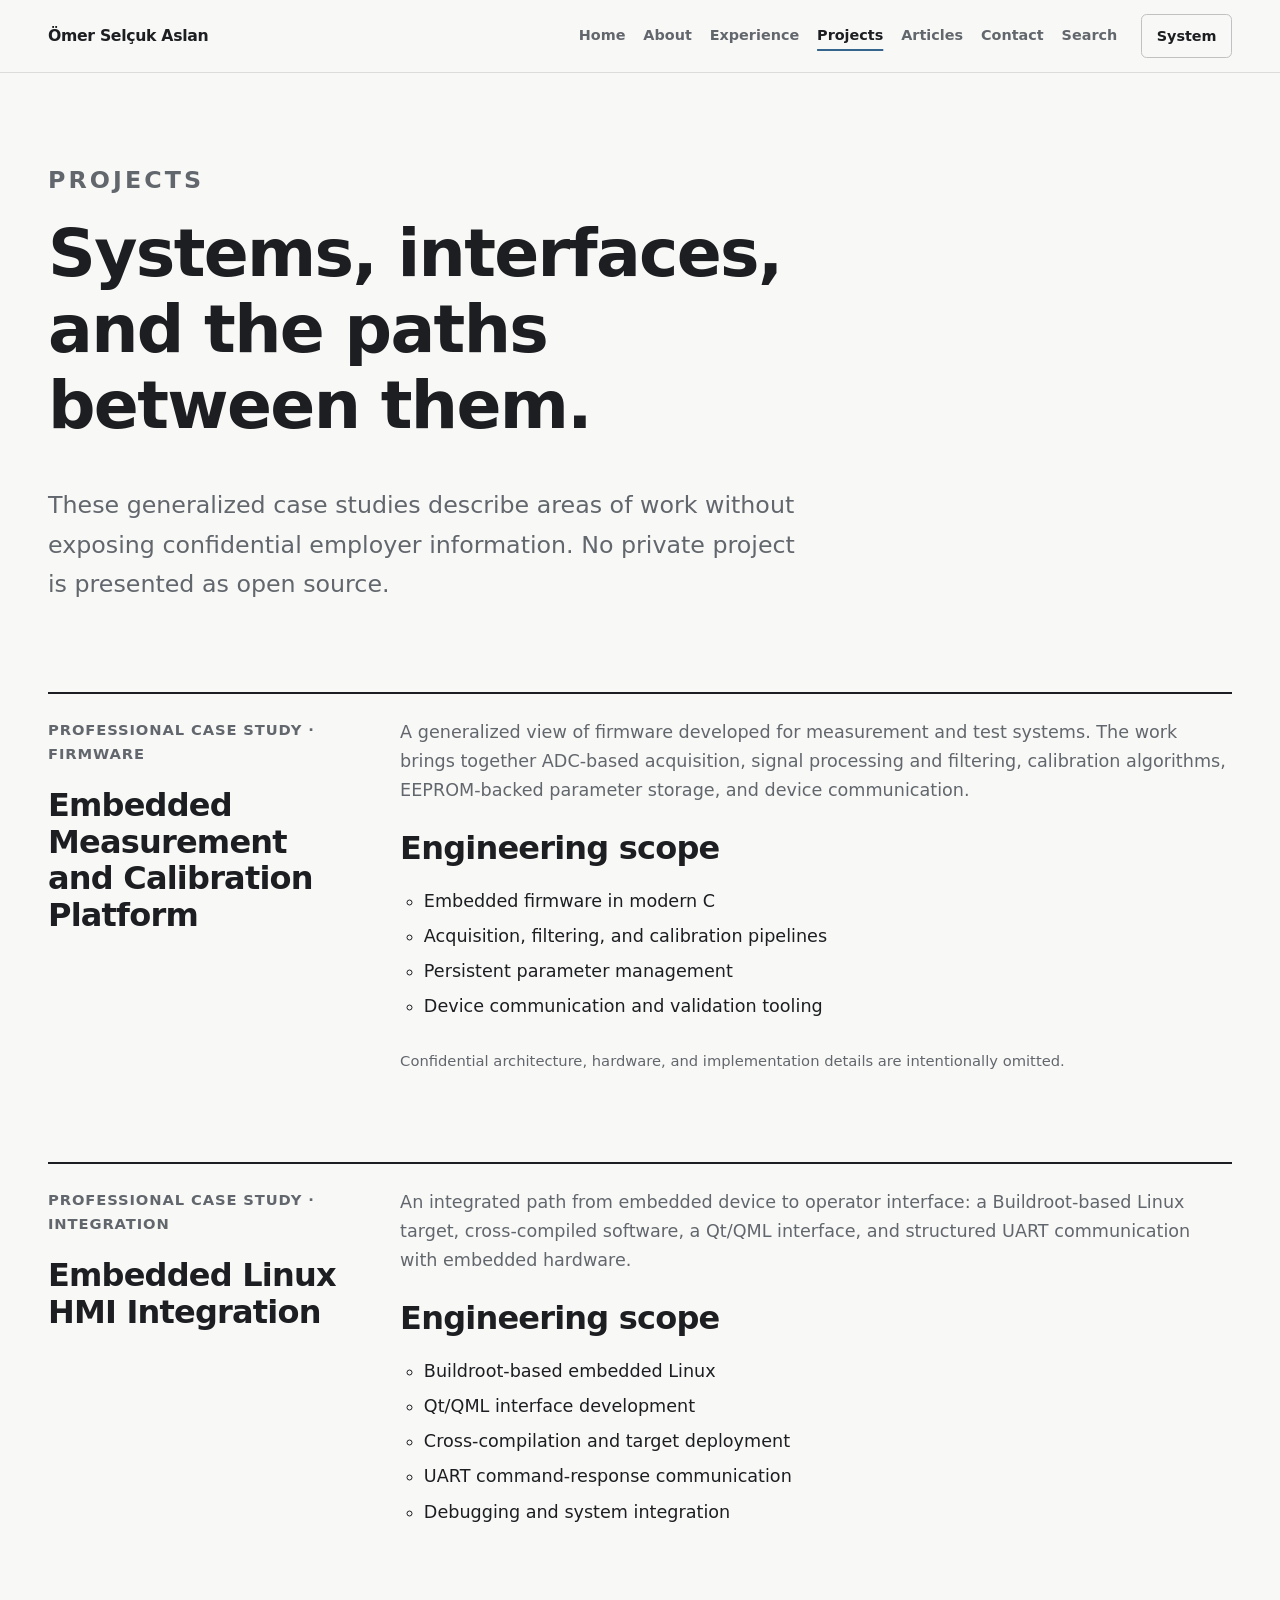
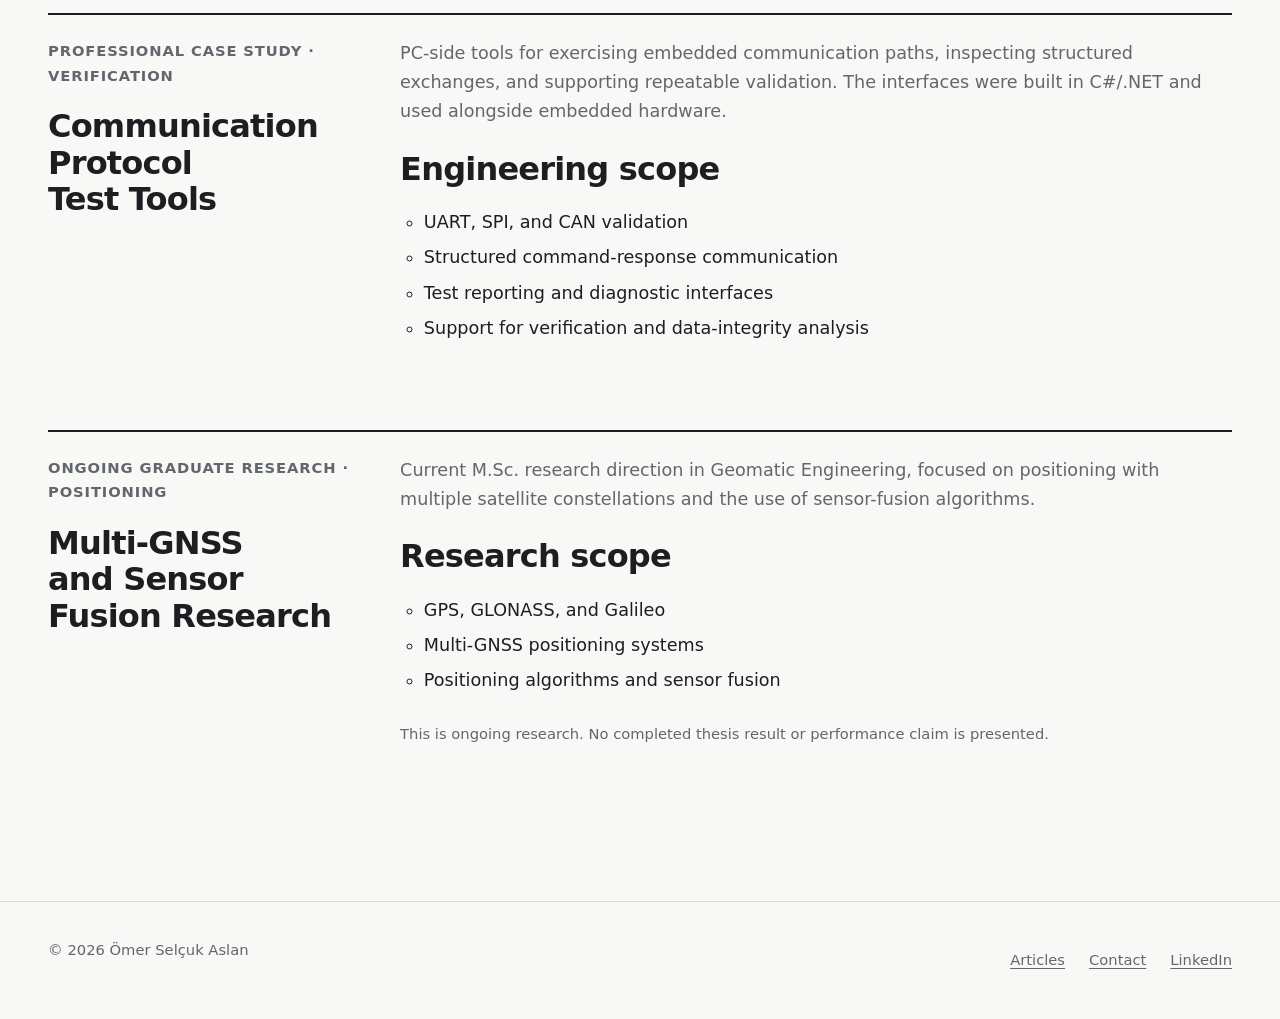
<file: projects.html>
<!doctype html>
<html lang="en">
<head>
  <meta charset="utf-8"><meta name="viewport" content="width=device-width, initial-scale=1">
  <title>Projects — Ömer Selçuk Aslan</title>
  <meta name="description" content="Selected embedded software case studies covering measurement firmware, embedded Linux HMI integration, protocol test tools, and ongoing GNSS research.">
  <link rel="canonical" href="https://omerselcuk.com/projects.html">
  <meta property="og:type" content="website"><meta property="og:title" content="Projects — Ömer Selçuk Aslan"><meta property="og:description" content="Generalized engineering case studies and current research areas."><meta property="og:url" content="https://omerselcuk.com/projects.html"><meta property="og:site_name" content="Ömer Selçuk Aslan">
  <meta name="twitter:card" content="summary"><meta name="twitter:title" content="Projects — Ömer Selçuk Aslan"><meta name="twitter:description" content="Embedded measurement, Linux HMI, protocol validation, and GNSS research case studies.">
  <meta name="theme-color" content="#f8f8f6" media="(prefers-color-scheme: light)"><meta name="theme-color" content="#151719" media="(prefers-color-scheme: dark)">
  <link rel="icon" href="favicon.svg" type="image/svg+xml"><link rel="manifest" href="site.webmanifest">
  <script src="assets/js/theme.js"></script><link rel="stylesheet" href="assets/css/tokens.css"><link rel="stylesheet" href="assets/css/base.css"><link rel="stylesheet" href="assets/css/layout.css"><link rel="stylesheet" href="assets/css/components.css"><link rel="stylesheet" href="assets/css/pages.css"><link rel="stylesheet" href="assets/css/print.css" media="print"><script src="assets/js/main.js" defer></script>
  <script type="application/ld+json">{"@context":"https://schema.org","@type":"BreadcrumbList","itemListElement":[{"@type":"ListItem","position":1,"name":"Home","item":"https://omerselcuk.com/"},{"@type":"ListItem","position":2,"name":"Projects","item":"https://omerselcuk.com/projects.html"}]}</script>
</head>
<body>
  <a class="skip-link" href="#main-content">Skip to content</a>
  <header class="site-header"><div class="container header-inner"><a class="brand" href="index.html">Ömer Selçuk Aslan</a><button class="nav-toggle" type="button" data-nav-toggle aria-controls="primary-navigation" aria-expanded="false">Menu</button><nav class="site-nav" id="primary-navigation" data-site-nav data-open="false" aria-label="Primary navigation"><a href="index.html">Home</a><a href="about.html">About</a><a href="experience.html">Experience</a><a href="projects.html" aria-current="page">Projects</a><a href="articles.html">Articles</a><a href="contact.html">Contact</a><a href="articles.html#article-search">Search</a></nav><button class="theme-toggle" type="button" data-theme-toggle hidden>System</button></div></header>
  <main id="main-content" class="page-shell"><div class="container">
    <header class="page-header"><p class="eyebrow">Projects</p><h1>Systems, interfaces, and the paths between them.</h1><p>These generalized case studies describe areas of work without exposing confidential employer information. No private project is presented as open source.</p></header>
    <ol class="project-list">
      <li><article class="project-card"><div><p class="project-kicker">Professional case study · Firmware</p><h2>Embedded Measurement and Calibration Platform</h2></div><div><p>A generalized view of firmware developed for measurement and test systems. The work brings together ADC-based acquisition, signal processing and filtering, calibration algorithms, EEPROM-backed parameter storage, and device communication.</p><h3>Engineering scope</h3><ul><li>Embedded firmware in modern C</li><li>Acquisition, filtering, and calibration pipelines</li><li>Persistent parameter management</li><li>Device communication and validation tooling</li></ul><p><small>Confidential architecture, hardware, and implementation details are intentionally omitted.</small></p></div></article></li>
      <li><article class="project-card"><div><p class="project-kicker">Professional case study · Integration</p><h2>Embedded Linux HMI Integration</h2></div><div><p>An integrated path from embedded device to operator interface: a Buildroot-based Linux target, cross-compiled software, a Qt/QML interface, and structured UART communication with embedded hardware.</p><h3>Engineering scope</h3><ul><li>Buildroot-based embedded Linux</li><li>Qt/QML interface development</li><li>Cross-compilation and target deployment</li><li>UART command-response communication</li><li>Debugging and system integration</li></ul></div></article></li>
      <li><article class="project-card"><div><p class="project-kicker">Professional case study · Verification</p><h2>Communication Protocol Test Tools</h2></div><div><p>PC-side tools for exercising embedded communication paths, inspecting structured exchanges, and supporting repeatable validation. The interfaces were built in C#/.NET and used alongside embedded hardware.</p><h3>Engineering scope</h3><ul><li>UART, SPI, and CAN validation</li><li>Structured command-response communication</li><li>Test reporting and diagnostic interfaces</li><li>Support for verification and data-integrity analysis</li></ul></div></article></li>
      <li><article class="project-card"><div><p class="project-kicker">Ongoing graduate research · Positioning</p><h2>Multi-GNSS and Sensor Fusion Research</h2></div><div><p>Current M.Sc. research direction in Geomatic Engineering, focused on positioning with multiple satellite constellations and the use of sensor-fusion algorithms.</p><h3>Research scope</h3><ul><li>GPS, GLONASS, and Galileo</li><li>Multi-GNSS positioning systems</li><li>Positioning algorithms and sensor fusion</li></ul><p><small>This is ongoing research. No completed thesis result or performance claim is presented.</small></p></div></article></li>
    </ol>
  </div></main>
  <footer class="site-footer"><div class="container footer-inner"><p>© 2026 Ömer Selçuk Aslan</p><nav class="footer-nav" aria-label="Footer navigation"><a href="articles.html">Articles</a><a href="contact.html">Contact</a><a href="https://www.linkedin.com/in/omerselcukaslan" rel="me noopener noreferrer" target="_blank">LinkedIn</a></nav></div></footer>
</body>
</html>
</file>
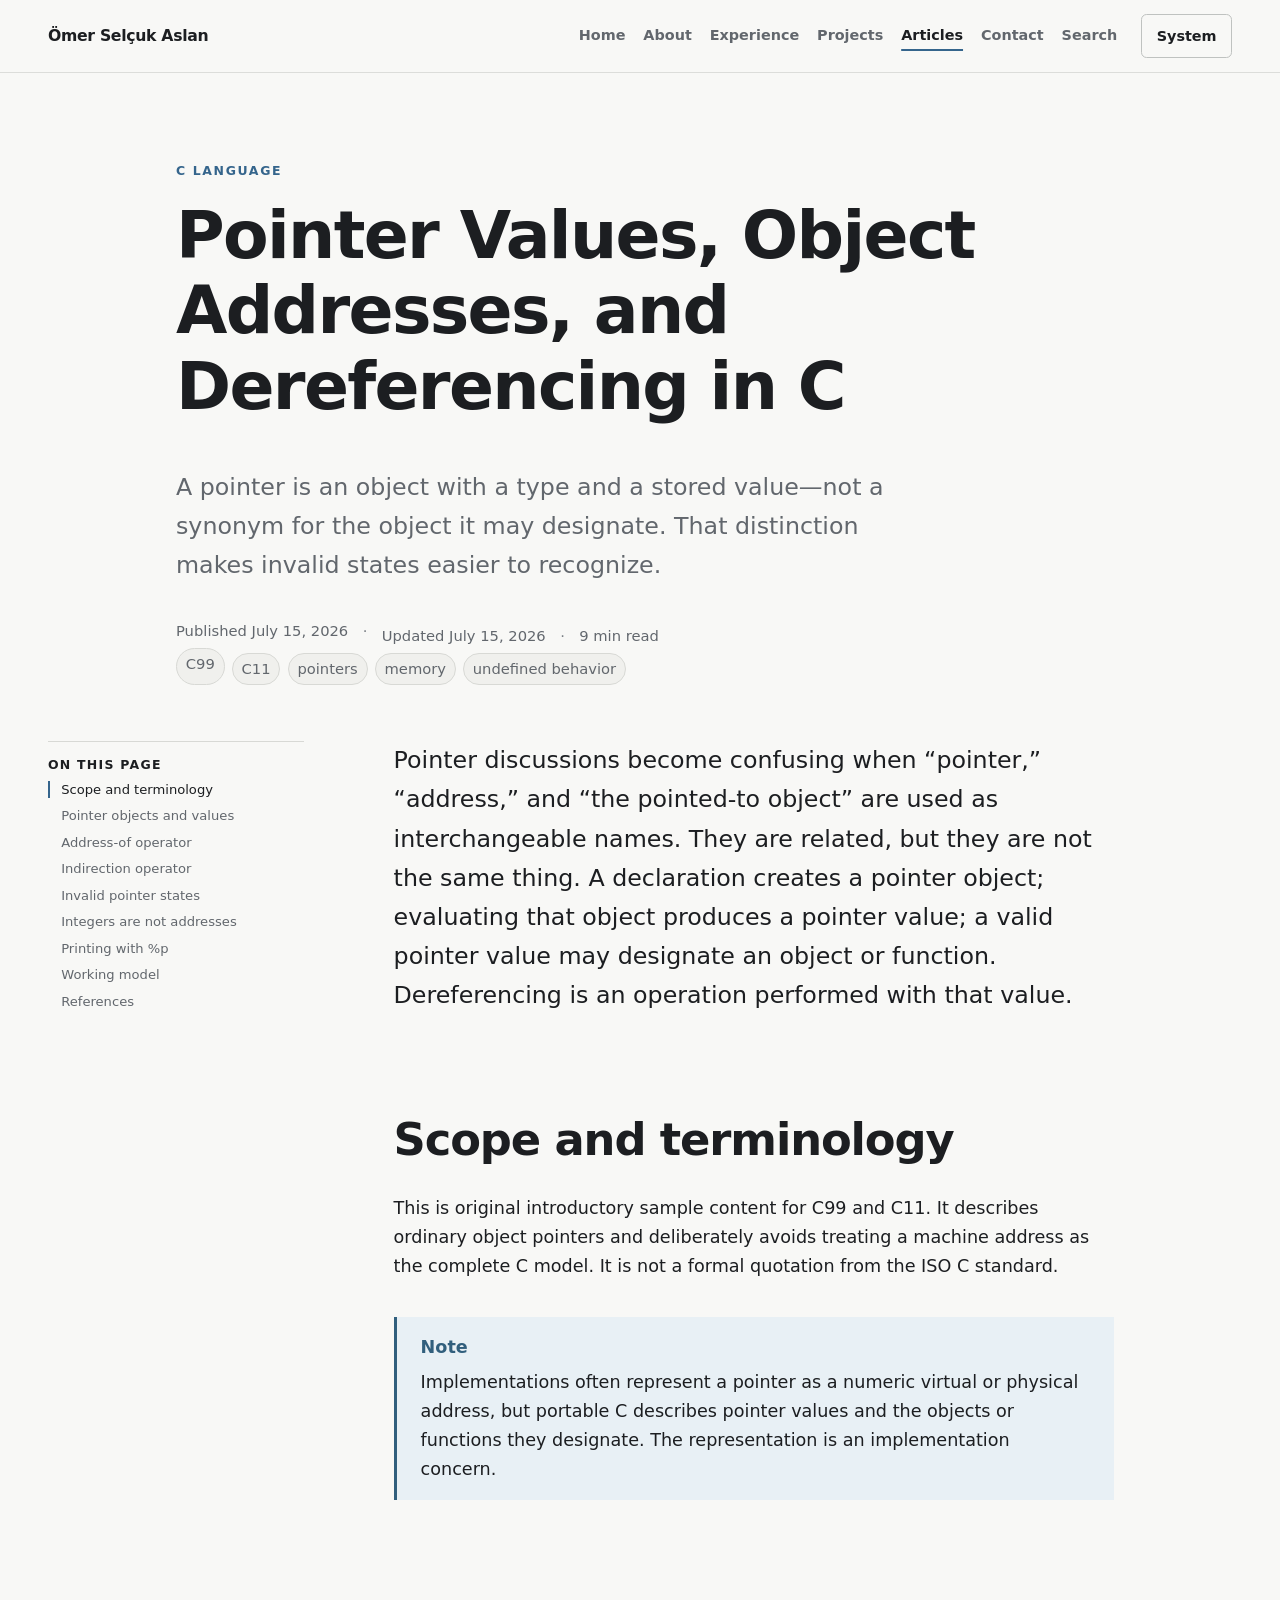
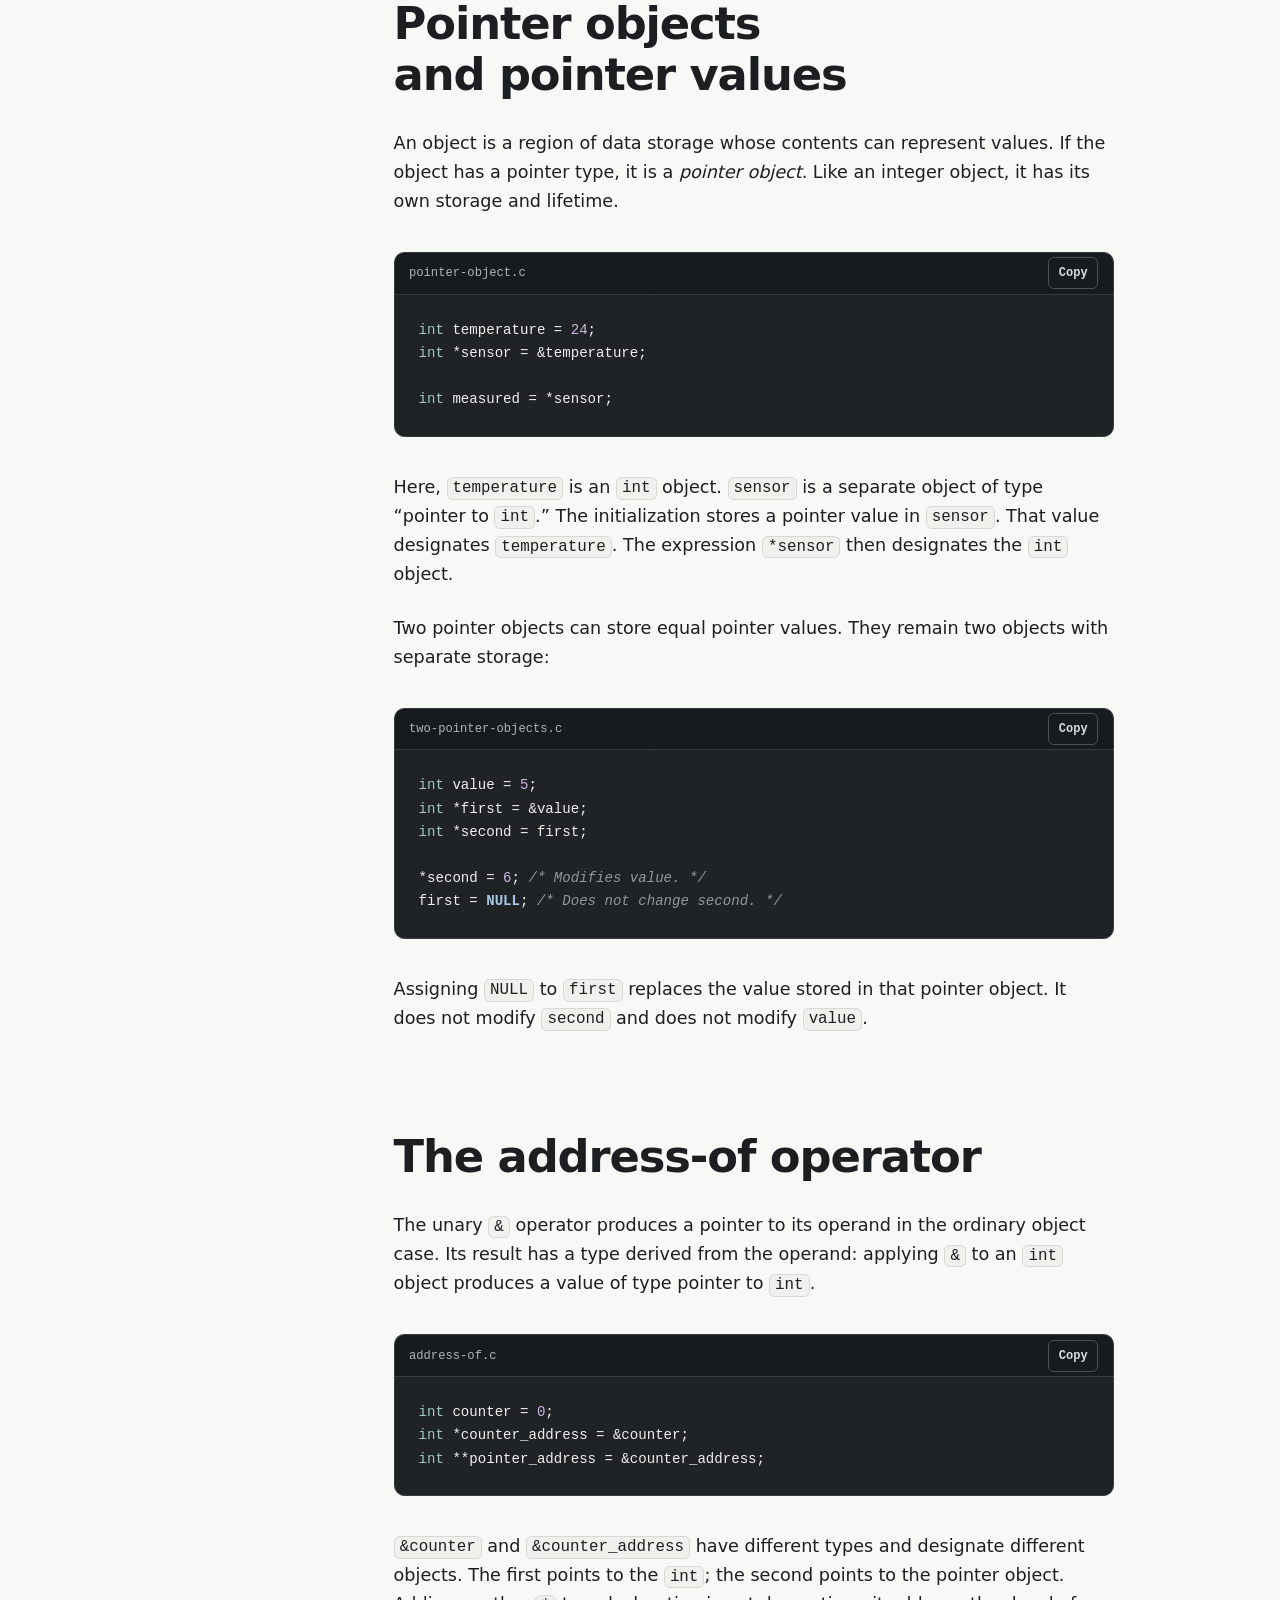
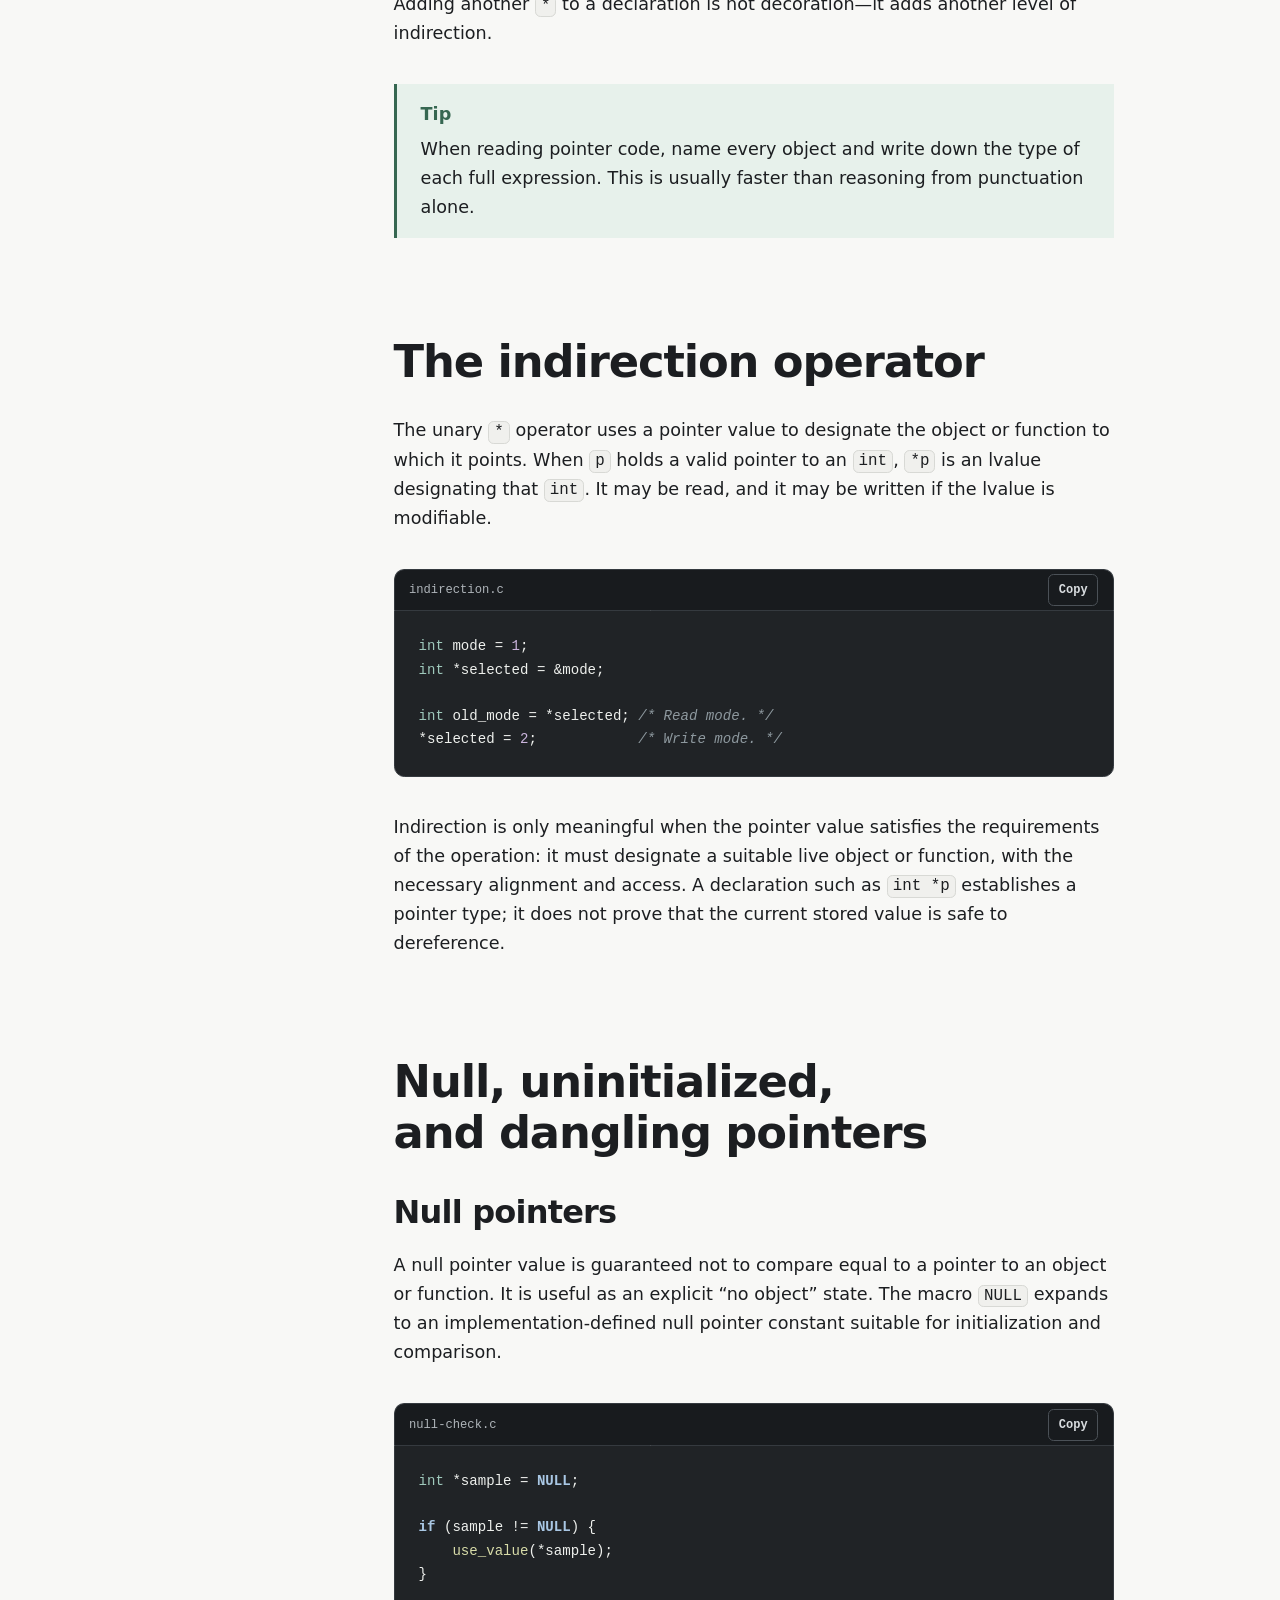
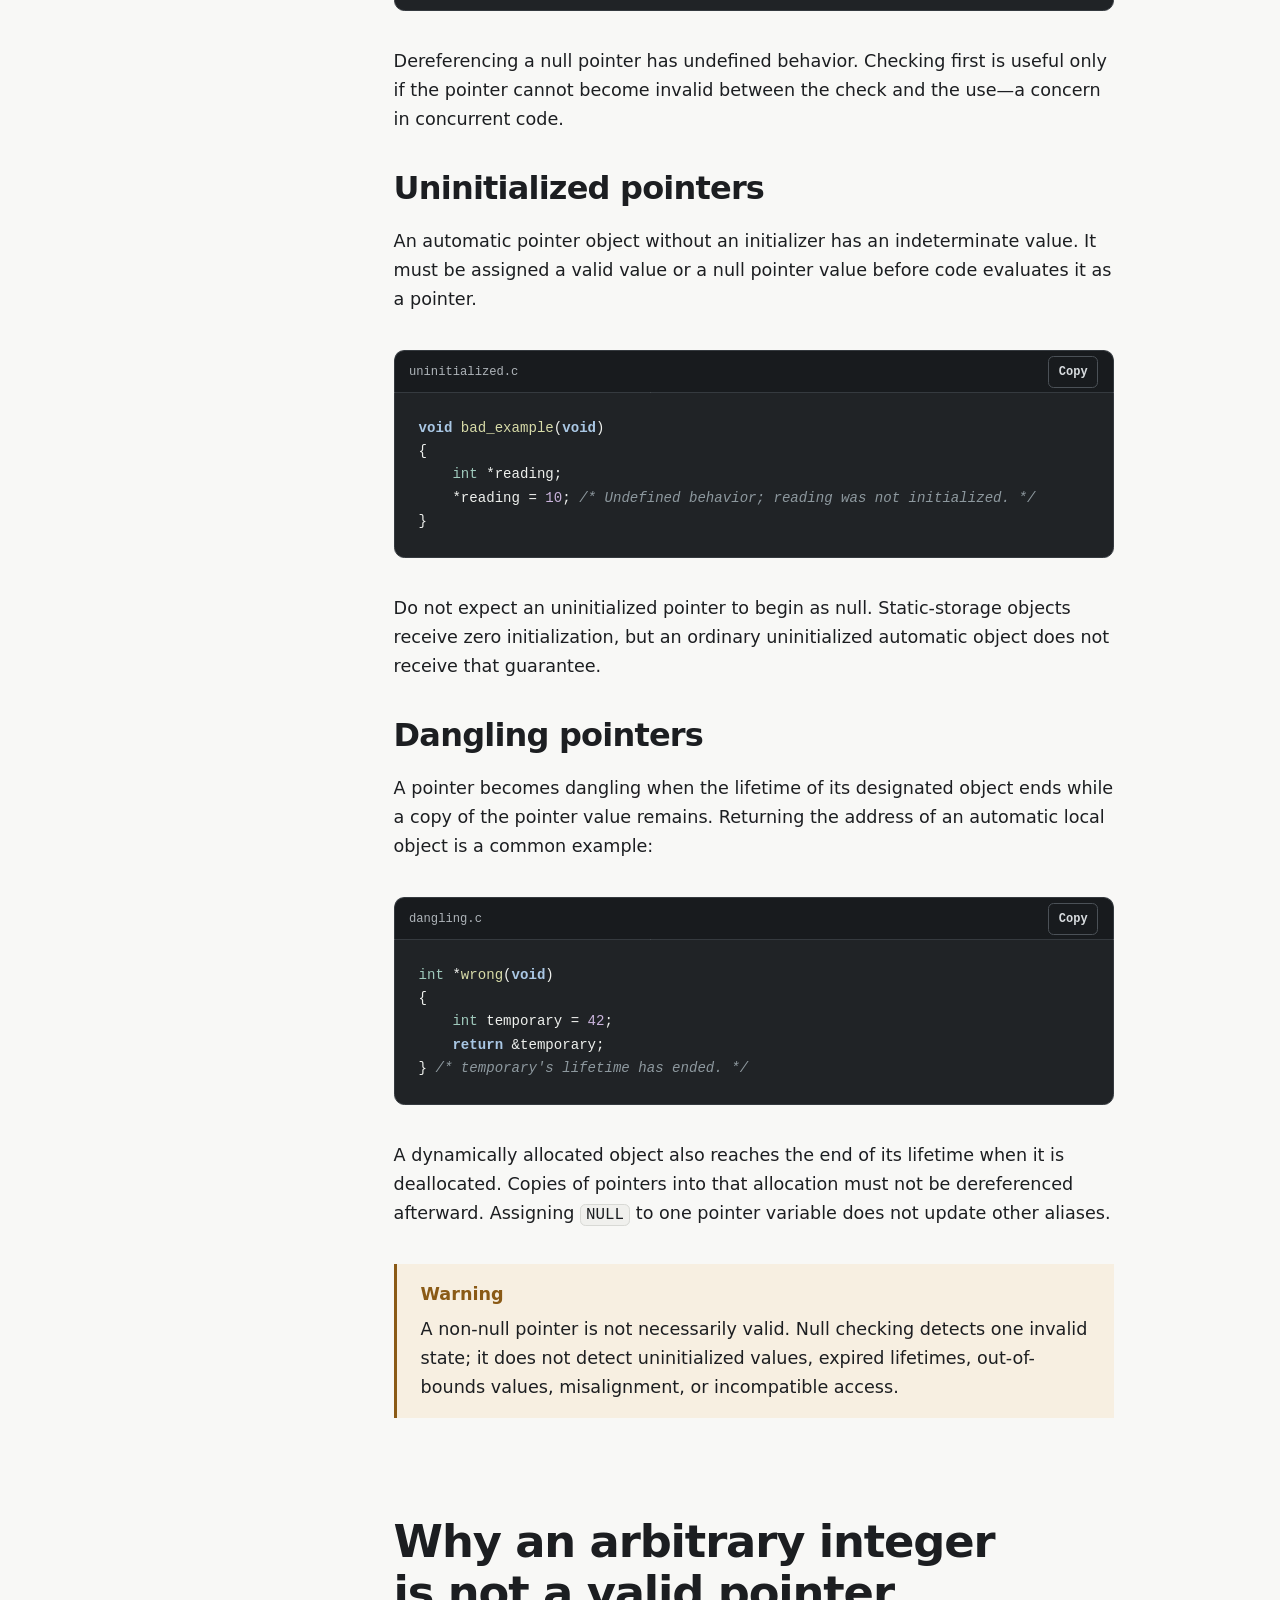
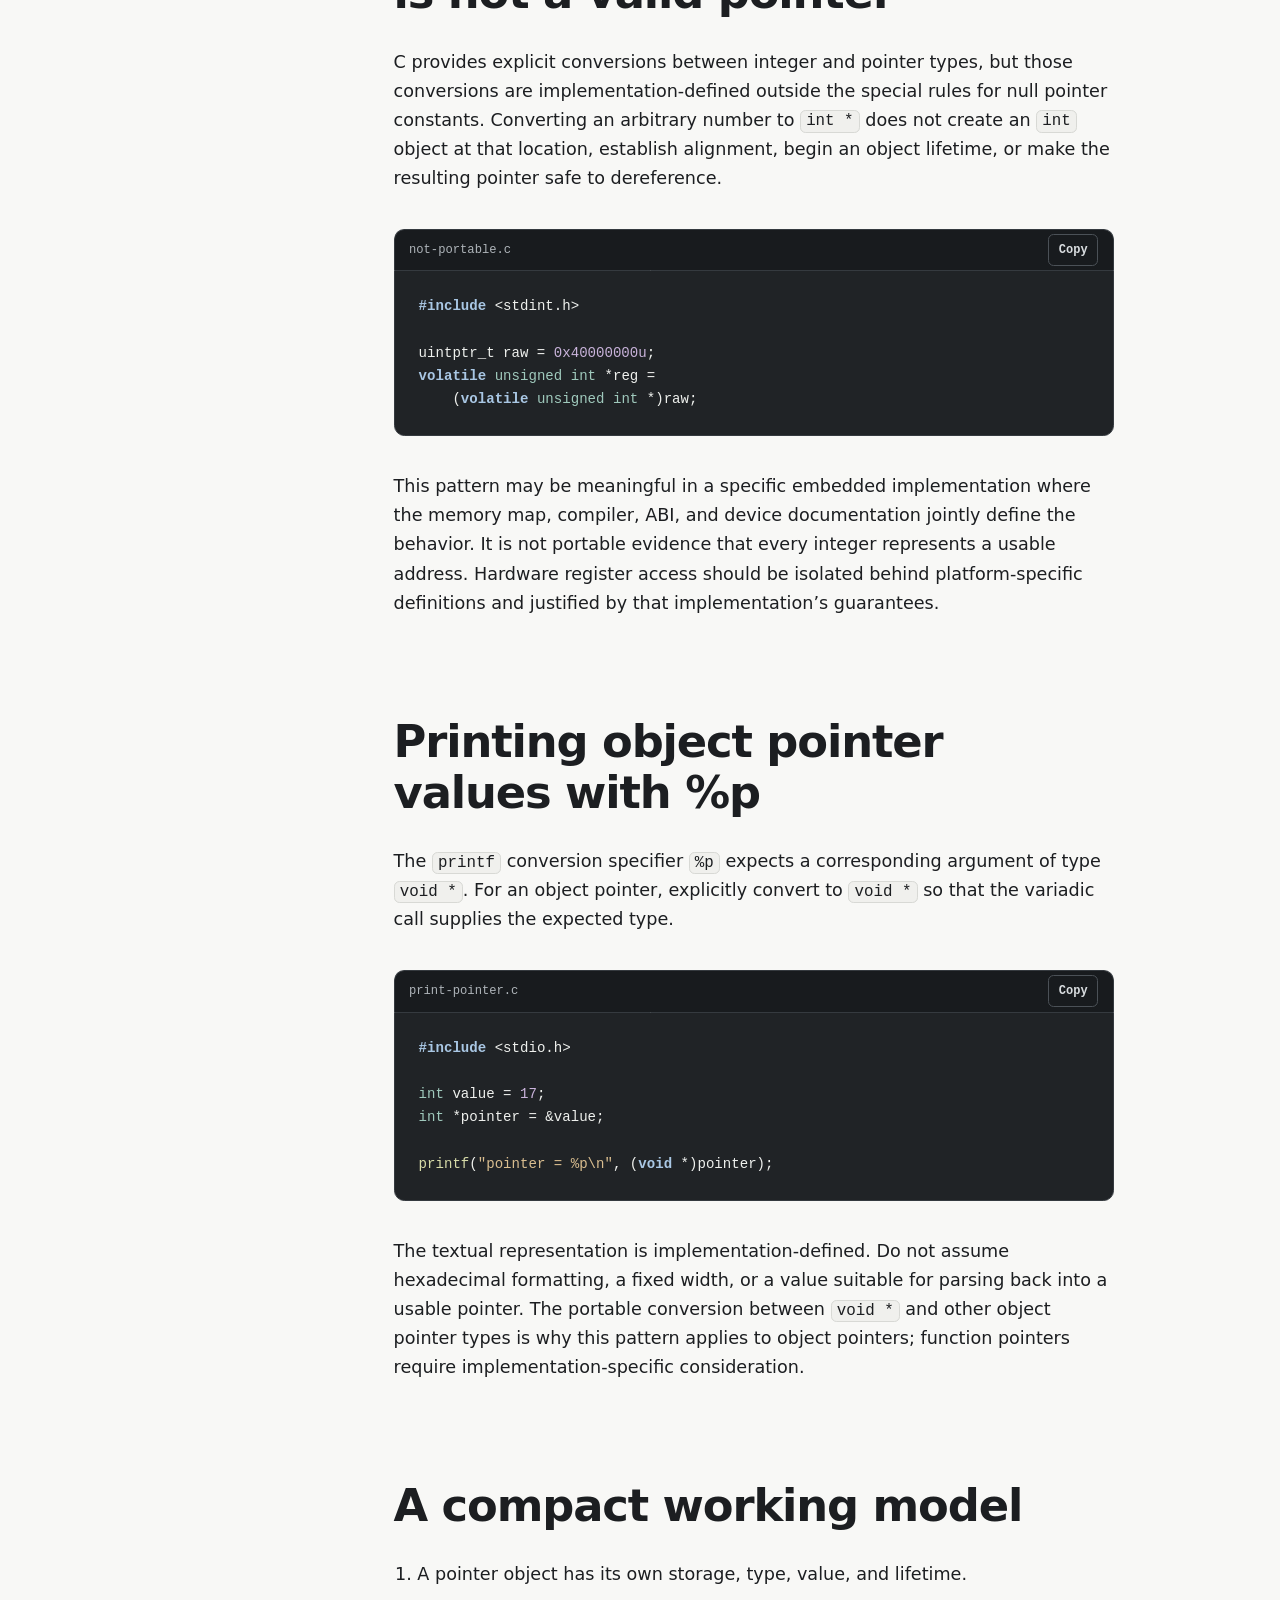
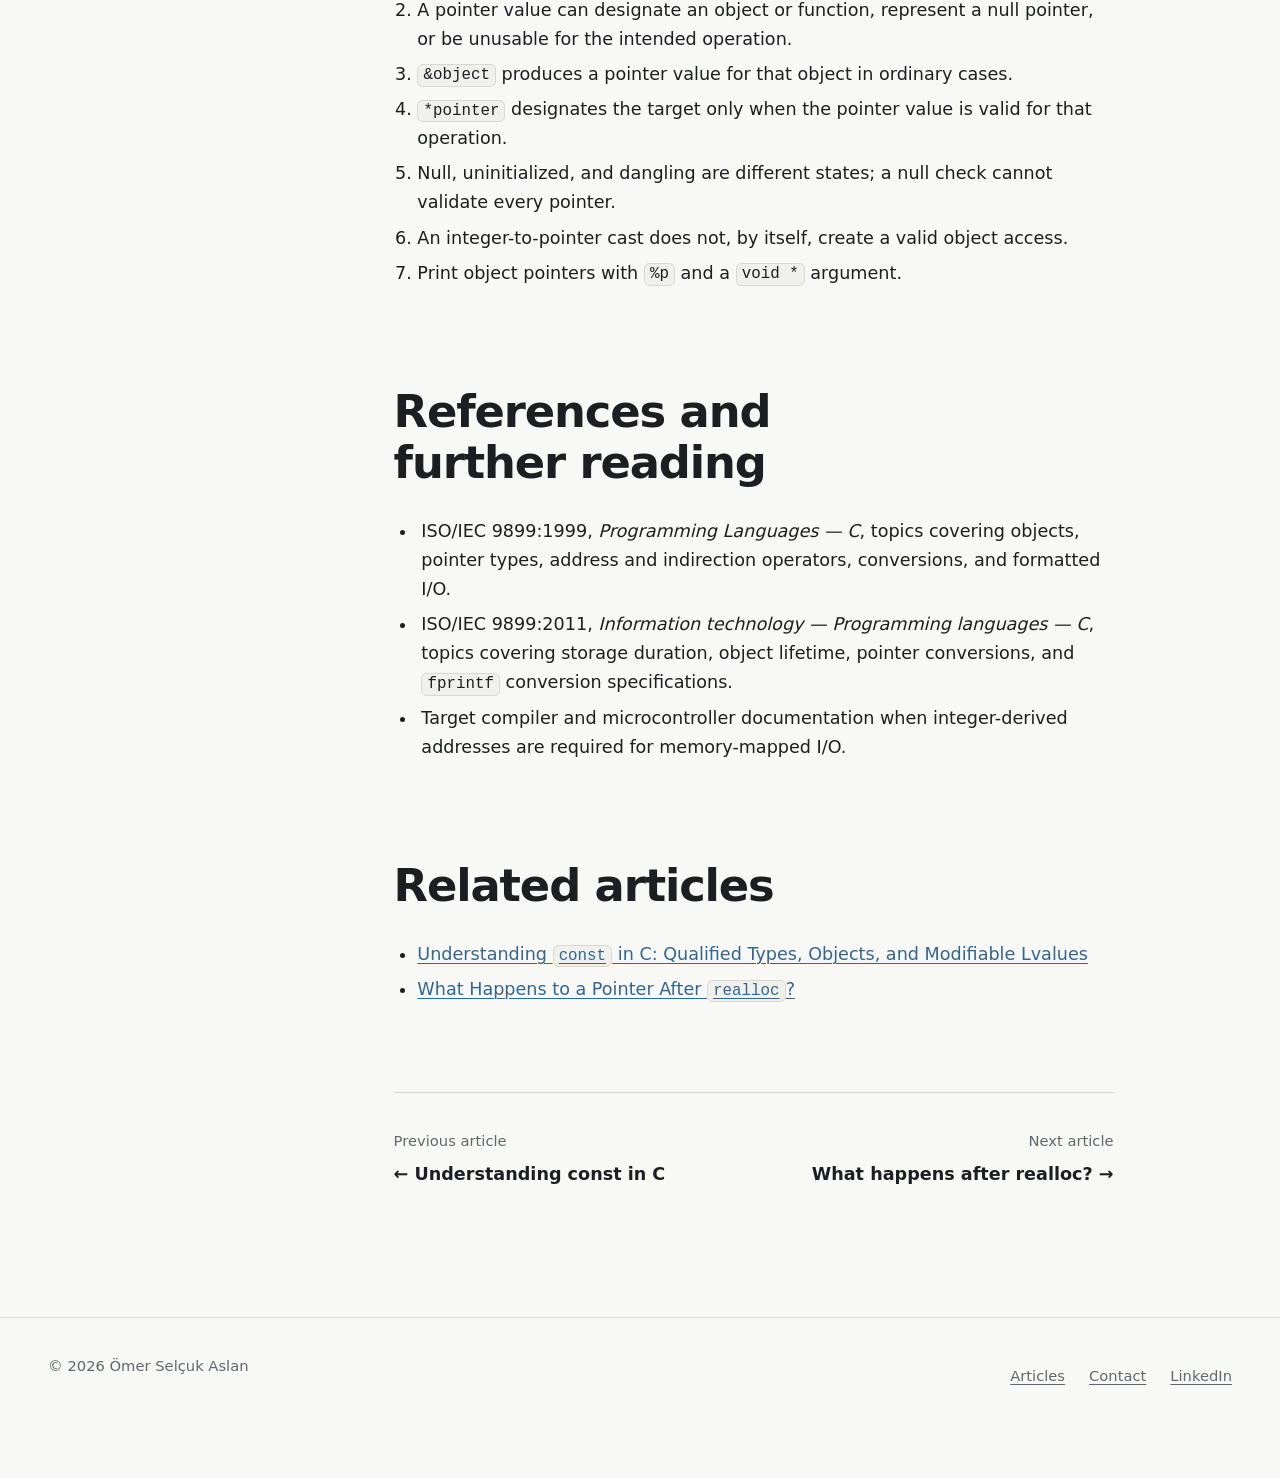
<file: articles/pointer-values-and-object-addresses.html>
<!doctype html>
<html lang="en">
<head>
  <meta charset="utf-8"><meta name="viewport" content="width=device-width, initial-scale=1">
  <title>Pointer Values, Object Addresses, and Dereferencing in C — Ömer Selçuk Aslan</title>
  <meta name="description" content="An introductory model for pointer objects and values, address and indirection operators, null, uninitialized and dangling pointers, and correct %p usage in C.">
  <link rel="canonical" href="https://omerselcuk.com/articles/pointer-values-and-object-addresses.html">
  <meta property="og:type" content="article"><meta property="og:title" content="Pointer Values, Object Addresses, and Dereferencing in C"><meta property="og:description" content="A precise vocabulary for pointer objects, pointer values, addresses, and invalid pointer states."><meta property="og:url" content="https://omerselcuk.com/articles/pointer-values-and-object-addresses.html"><meta property="og:site_name" content="Ömer Selçuk Aslan"><meta property="article:published_time" content="2026-07-15"><meta property="article:modified_time" content="2026-07-15"><meta property="article:section" content="C Language">
  <meta name="twitter:card" content="summary"><meta name="twitter:title" content="Pointer Values, Object Addresses, and Dereferencing in C"><meta name="twitter:description" content="Pointer objects, addresses, dereferencing, and invalid pointer states.">
  <meta name="theme-color" content="#f8f8f6" media="(prefers-color-scheme: light)"><meta name="theme-color" content="#151719" media="(prefers-color-scheme: dark)">
  <link rel="icon" href="../favicon.svg" type="image/svg+xml"><link rel="manifest" href="../site.webmanifest">
  <script src="../assets/js/theme.js"></script><link rel="stylesheet" href="../assets/css/tokens.css"><link rel="stylesheet" href="../assets/css/base.css"><link rel="stylesheet" href="../assets/css/layout.css"><link rel="stylesheet" href="../assets/css/components.css"><link rel="stylesheet" href="../assets/css/pages.css"><link rel="stylesheet" href="../assets/css/article.css"><link rel="stylesheet" href="../assets/css/print.css" media="print"><script src="../assets/js/main.js" defer></script><script src="../assets/js/article.js" defer></script>
  <script type="application/ld+json">
  {"@context":"https://schema.org","@type":"BlogPosting","headline":"Pointer Values, Object Addresses, and Dereferencing in C","description":"An introductory model for pointer objects and values, address and indirection operators, null, uninitialized and dangling pointers, and correct %p usage in C.","datePublished":"2026-07-15","dateModified":"2026-07-15","inLanguage":"en","mainEntityOfPage":"https://omerselcuk.com/articles/pointer-values-and-object-addresses.html","author":{"@id":"https://omerselcuk.com/#person"},"publisher":{"@id":"https://omerselcuk.com/#person"},"articleSection":"C Language","keywords":["C99","C11","pointers","memory","undefined behavior"],"isPartOf":{"@id":"https://omerselcuk.com/#website"},"breadcrumb":{"@type":"BreadcrumbList","itemListElement":[{"@type":"ListItem","position":1,"name":"Home","item":"https://omerselcuk.com/"},{"@type":"ListItem","position":2,"name":"Articles","item":"https://omerselcuk.com/articles.html"},{"@type":"ListItem","position":3,"name":"Pointer Values, Object Addresses, and Dereferencing in C","item":"https://omerselcuk.com/articles/pointer-values-and-object-addresses.html"}]}}
  </script>
</head>
<body data-root="nested">
  <div class="reading-progress" data-reading-progress aria-hidden="true"></div>
  <a class="skip-link" href="#article-body">Skip to article</a>
  <header class="site-header"><div class="container header-inner"><a class="brand" href="../index.html">Ömer Selçuk Aslan</a><button class="nav-toggle" type="button" data-nav-toggle aria-controls="primary-navigation" aria-expanded="false">Menu</button><nav class="site-nav" id="primary-navigation" data-site-nav data-open="false" aria-label="Primary navigation"><a href="../index.html">Home</a><a href="../about.html">About</a><a href="../experience.html">Experience</a><a href="../projects.html">Projects</a><a href="../articles.html" aria-current="page">Articles</a><a href="../contact.html">Contact</a><a href="../articles.html#article-search">Search</a></nav><button class="theme-toggle" type="button" data-theme-toggle hidden>System</button></div></header>
  <main>
    <header class="article-header container">
      <p class="eyebrow">C Language</p>
      <h1>Pointer Values, Object Addresses, and Dereferencing in C</h1>
      <p class="article-description">A pointer is an object with a type and a stored value—not a synonym for the object it may designate. That distinction makes invalid states easier to recognize.</p>
      <ul class="meta-list" aria-label="Article details"><li>Published <time datetime="2026-07-15">July 15, 2026</time></li><li>Updated <time datetime="2026-07-15">July 15, 2026</time></li><li>9 min read</li></ul>
      <ul class="tag-list" aria-label="Tags"><li>C99</li><li>C11</li><li>pointers</li><li>memory</li><li>undefined behavior</li></ul>
    </header>
    <div class="article-layout container">
      <nav class="article-toc" aria-labelledby="toc-title"><h2 id="toc-title">On this page</h2><ol><li><a href="#scope">Scope and terminology</a></li><li><a href="#objects-and-values">Pointer objects and values</a></li><li><a href="#address-of">Address-of operator</a></li><li><a href="#indirection">Indirection operator</a></li><li><a href="#invalid-states">Invalid pointer states</a></li><li><a href="#integer-addresses">Integers are not addresses</a></li><li><a href="#printing">Printing with %p</a></li><li><a href="#summary">Working model</a></li><li><a href="#references">References</a></li></ol></nav>
      <article class="article-body" id="article-body" data-article-body>
        <p>Pointer discussions become confusing when “pointer,” “address,” and “the pointed-to object” are used as interchangeable names. They are related, but they are not the same thing. A declaration creates a pointer object; evaluating that object produces a pointer value; a valid pointer value may designate an object or function. Dereferencing is an operation performed with that value.</p>

        <section aria-labelledby="scope"><h2 id="scope">Scope and terminology</h2><p>This is original introductory sample content for C99 and C11. It describes ordinary object pointers and deliberately avoids treating a machine address as the complete C model. It is not a formal quotation from the ISO C standard.</p><aside class="callout callout-note"><strong>Note</strong><p>Implementations often represent a pointer as a numeric virtual or physical address, but portable C describes pointer values and the objects or functions they designate. The representation is an implementation concern.</p></aside></section>

        <section aria-labelledby="objects-and-values"><h2 id="objects-and-values">Pointer objects and pointer values</h2><p>An object is a region of data storage whose contents can represent values. If the object has a pointer type, it is a <em>pointer object</em>. Like an integer object, it has its own storage and lifetime.</p>
          <div class="code-block"><div class="code-block-header"><span>pointer-object.c</span></div><pre><code><span class="tok-type">int</span> temperature = <span class="tok-number">24</span>;
<span class="tok-type">int</span> *sensor = &amp;temperature;

<span class="tok-type">int</span> measured = *sensor;</code></pre></div>
          <p>Here, <code>temperature</code> is an <code>int</code> object. <code>sensor</code> is a separate object of type “pointer to <code>int</code>.” The initialization stores a pointer value in <code>sensor</code>. That value designates <code>temperature</code>. The expression <code>*sensor</code> then designates the <code>int</code> object.</p>
          <p>Two pointer objects can store equal pointer values. They remain two objects with separate storage:</p>
          <div class="code-block"><div class="code-block-header"><span>two-pointer-objects.c</span></div><pre><code><span class="tok-type">int</span> value = <span class="tok-number">5</span>;
<span class="tok-type">int</span> *first = &amp;value;
<span class="tok-type">int</span> *second = first;

*second = <span class="tok-number">6</span>; <span class="tok-comment">/* Modifies value. */</span>
first = <span class="tok-keyword">NULL</span>; <span class="tok-comment">/* Does not change second. */</span></code></pre></div>
          <p>Assigning <code>NULL</code> to <code>first</code> replaces the value stored in that pointer object. It does not modify <code>second</code> and does not modify <code>value</code>.</p>
        </section>

        <section aria-labelledby="address-of"><h2 id="address-of">The address-of operator</h2><p>The unary <code>&amp;</code> operator produces a pointer to its operand in the ordinary object case. Its result has a type derived from the operand: applying <code>&amp;</code> to an <code>int</code> object produces a value of type pointer to <code>int</code>.</p>
          <div class="code-block"><div class="code-block-header"><span>address-of.c</span></div><pre><code><span class="tok-type">int</span> counter = <span class="tok-number">0</span>;
<span class="tok-type">int</span> *counter_address = &amp;counter;
<span class="tok-type">int</span> **pointer_address = &amp;counter_address;</code></pre></div>
          <p><code>&amp;counter</code> and <code>&amp;counter_address</code> have different types and designate different objects. The first points to the <code>int</code>; the second points to the pointer object. Adding another <code>*</code> to a declaration is not decoration—it adds another level of indirection.</p>
          <aside class="callout callout-tip"><strong>Tip</strong><p>When reading pointer code, name every object and write down the type of each full expression. This is usually faster than reasoning from punctuation alone.</p></aside>
        </section>

        <section aria-labelledby="indirection"><h2 id="indirection">The indirection operator</h2><p>The unary <code>*</code> operator uses a pointer value to designate the object or function to which it points. When <code>p</code> holds a valid pointer to an <code>int</code>, <code>*p</code> is an lvalue designating that <code>int</code>. It may be read, and it may be written if the lvalue is modifiable.</p>
          <div class="code-block"><div class="code-block-header"><span>indirection.c</span></div><pre><code><span class="tok-type">int</span> mode = <span class="tok-number">1</span>;
<span class="tok-type">int</span> *selected = &amp;mode;

<span class="tok-type">int</span> old_mode = *selected; <span class="tok-comment">/* Read mode. */</span>
*selected = <span class="tok-number">2</span>;            <span class="tok-comment">/* Write mode. */</span></code></pre></div>
          <p>Indirection is only meaningful when the pointer value satisfies the requirements of the operation: it must designate a suitable live object or function, with the necessary alignment and access. A declaration such as <code>int *p</code> establishes a pointer type; it does not prove that the current stored value is safe to dereference.</p>
        </section>

        <section aria-labelledby="invalid-states"><h2 id="invalid-states">Null, uninitialized, and dangling pointers</h2>
          <h3 id="null-pointers">Null pointers</h3><p>A null pointer value is guaranteed not to compare equal to a pointer to an object or function. It is useful as an explicit “no object” state. The macro <code>NULL</code> expands to an implementation-defined null pointer constant suitable for initialization and comparison.</p>
          <div class="code-block"><div class="code-block-header"><span>null-check.c</span></div><pre><code><span class="tok-type">int</span> *sample = <span class="tok-keyword">NULL</span>;

<span class="tok-keyword">if</span> (sample != <span class="tok-keyword">NULL</span>) {
    <span class="tok-function">use_value</span>(*sample);
}</code></pre></div>
          <p>Dereferencing a null pointer has undefined behavior. Checking first is useful only if the pointer cannot become invalid between the check and the use—a concern in concurrent code.</p>

          <h3 id="uninitialized-pointers">Uninitialized pointers</h3><p>An automatic pointer object without an initializer has an indeterminate value. It must be assigned a valid value or a null pointer value before code evaluates it as a pointer.</p>
          <div class="code-block"><div class="code-block-header"><span>uninitialized.c</span></div><pre><code><span class="tok-keyword">void</span> <span class="tok-function">bad_example</span>(<span class="tok-keyword">void</span>)
{
    <span class="tok-type">int</span> *reading;
    *reading = <span class="tok-number">10</span>; <span class="tok-comment">/* Undefined behavior; reading was not initialized. */</span>
}</code></pre></div>
          <p>Do not expect an uninitialized pointer to begin as null. Static-storage objects receive zero initialization, but an ordinary uninitialized automatic object does not receive that guarantee.</p>

          <h3 id="dangling-pointers">Dangling pointers</h3><p>A pointer becomes dangling when the lifetime of its designated object ends while a copy of the pointer value remains. Returning the address of an automatic local object is a common example:</p>
          <div class="code-block"><div class="code-block-header"><span>dangling.c</span></div><pre><code><span class="tok-type">int</span> *<span class="tok-function">wrong</span>(<span class="tok-keyword">void</span>)
{
    <span class="tok-type">int</span> temporary = <span class="tok-number">42</span>;
    <span class="tok-keyword">return</span> &amp;temporary;
} <span class="tok-comment">/* temporary's lifetime has ended. */</span></code></pre></div>
          <p>A dynamically allocated object also reaches the end of its lifetime when it is deallocated. Copies of pointers into that allocation must not be dereferenced afterward. Assigning <code>NULL</code> to one pointer variable does not update other aliases.</p>
          <aside class="callout callout-warning"><strong>Warning</strong><p>A non-null pointer is not necessarily valid. Null checking detects one invalid state; it does not detect uninitialized values, expired lifetimes, out-of-bounds values, misalignment, or incompatible access.</p></aside>
        </section>

        <section aria-labelledby="integer-addresses"><h2 id="integer-addresses">Why an arbitrary integer is not a valid pointer</h2><p>C provides explicit conversions between integer and pointer types, but those conversions are implementation-defined outside the special rules for null pointer constants. Converting an arbitrary number to <code>int *</code> does not create an <code>int</code> object at that location, establish alignment, begin an object lifetime, or make the resulting pointer safe to dereference.</p>
          <div class="code-block"><div class="code-block-header"><span>not-portable.c</span></div><pre><code><span class="tok-keyword">#include</span> &lt;stdint.h&gt;

uintptr_t raw = <span class="tok-number">0x40000000u</span>;
<span class="tok-keyword">volatile</span> <span class="tok-type">unsigned</span> <span class="tok-type">int</span> *reg =
    (<span class="tok-keyword">volatile</span> <span class="tok-type">unsigned</span> <span class="tok-type">int</span> *)raw;</code></pre></div>
          <p>This pattern may be meaningful in a specific embedded implementation where the memory map, compiler, ABI, and device documentation jointly define the behavior. It is not portable evidence that every integer represents a usable address. Hardware register access should be isolated behind platform-specific definitions and justified by that implementation’s guarantees.</p>
        </section>

        <section aria-labelledby="printing"><h2 id="printing">Printing object pointer values with <code>%p</code></h2><p>The <code>printf</code> conversion specifier <code>%p</code> expects a corresponding argument of type <code>void *</code>. For an object pointer, explicitly convert to <code>void *</code> so that the variadic call supplies the expected type.</p>
          <div class="code-block"><div class="code-block-header"><span>print-pointer.c</span></div><pre><code><span class="tok-keyword">#include</span> &lt;stdio.h&gt;

<span class="tok-type">int</span> value = <span class="tok-number">17</span>;
<span class="tok-type">int</span> *pointer = &amp;value;

<span class="tok-function">printf</span>(<span class="tok-string">"pointer = %p\n"</span>, (<span class="tok-keyword">void</span> *)pointer);</code></pre></div>
          <p>The textual representation is implementation-defined. Do not assume hexadecimal formatting, a fixed width, or a value suitable for parsing back into a usable pointer. The portable conversion between <code>void *</code> and other object pointer types is why this pattern applies to object pointers; function pointers require implementation-specific consideration.</p>
        </section>

        <section aria-labelledby="summary"><h2 id="summary">A compact working model</h2><ol><li>A pointer object has its own storage, type, value, and lifetime.</li><li>A pointer value can designate an object or function, represent a null pointer, or be unusable for the intended operation.</li><li><code>&amp;object</code> produces a pointer value for that object in ordinary cases.</li><li><code>*pointer</code> designates the target only when the pointer value is valid for that operation.</li><li>Null, uninitialized, and dangling are different states; a null check cannot validate every pointer.</li><li>An integer-to-pointer cast does not, by itself, create a valid object access.</li><li>Print object pointers with <code>%p</code> and a <code>void *</code> argument.</li></ol></section>

        <section class="references" aria-labelledby="references"><h2 id="references">References and further reading</h2><ul><li>ISO/IEC 9899:1999, <em>Programming Languages — C</em>, topics covering objects, pointer types, address and indirection operators, conversions, and formatted I/O.</li><li>ISO/IEC 9899:2011, <em>Information technology — Programming languages — C</em>, topics covering storage duration, object lifetime, pointer conversions, and <code>fprintf</code> conversion specifications.</li><li>Target compiler and microcontroller documentation when integer-derived addresses are required for memory-mapped I/O.</li></ul></section>
        <section aria-labelledby="related-title"><h2 id="related-title">Related articles</h2><ul><li><a href="understanding-const-in-c.html">Understanding <code>const</code> in C: Qualified Types, Objects, and Modifiable Lvalues</a></li><li><a href="realloc-and-pointer-validity.html">What Happens to a Pointer After <code>realloc</code>?</a></li></ul></section>
        <nav class="article-footer-nav" aria-label="Article pagination"><a href="understanding-const-in-c.html"><small>Previous article</small>← Understanding const in C</a><a href="realloc-and-pointer-validity.html"><small>Next article</small>What happens after realloc? →</a></nav>
      </article>
    </div>
  </main>
  <footer class="site-footer"><div class="container footer-inner"><p>© 2026 Ömer Selçuk Aslan</p><nav class="footer-nav" aria-label="Footer navigation"><a href="../articles.html">Articles</a><a href="../contact.html">Contact</a><a href="https://www.linkedin.com/in/omerselcukaslan" rel="me noopener noreferrer" target="_blank">LinkedIn</a></nav></div></footer>
</body>
</html>
</file>
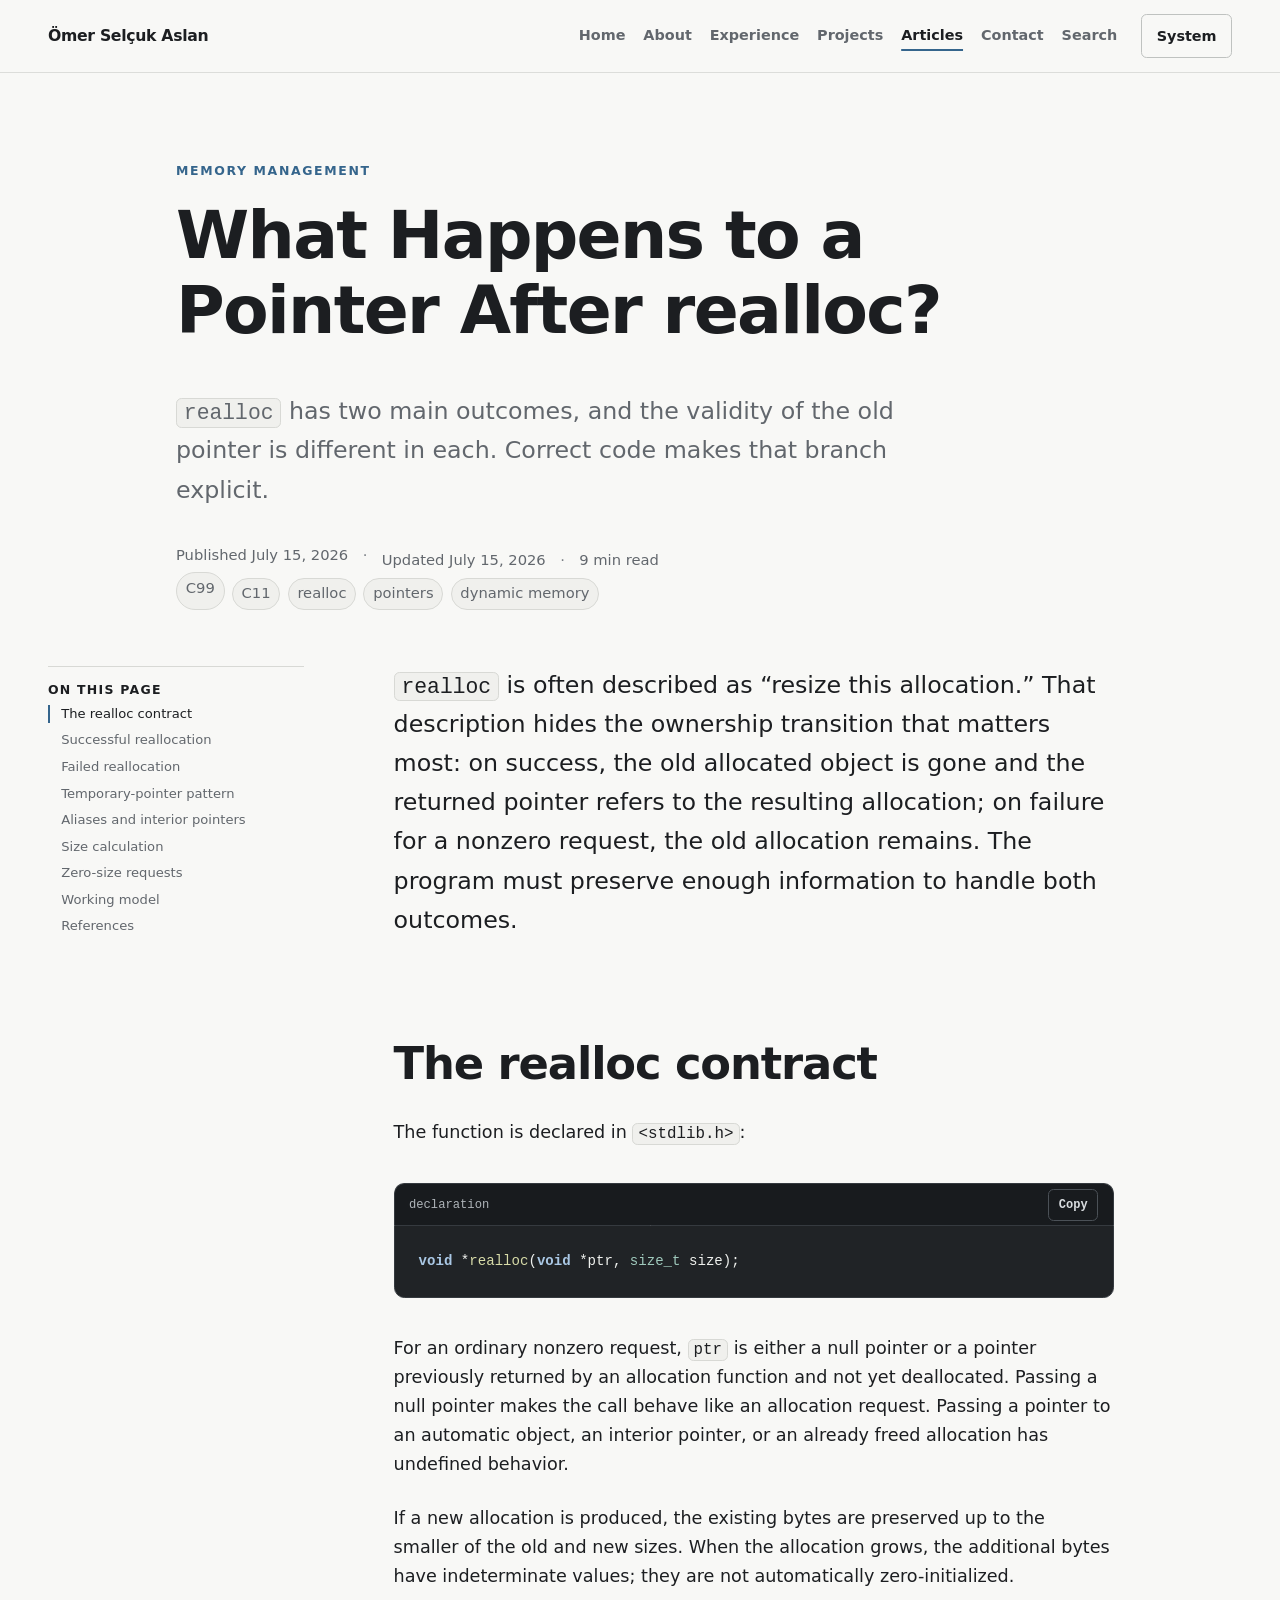
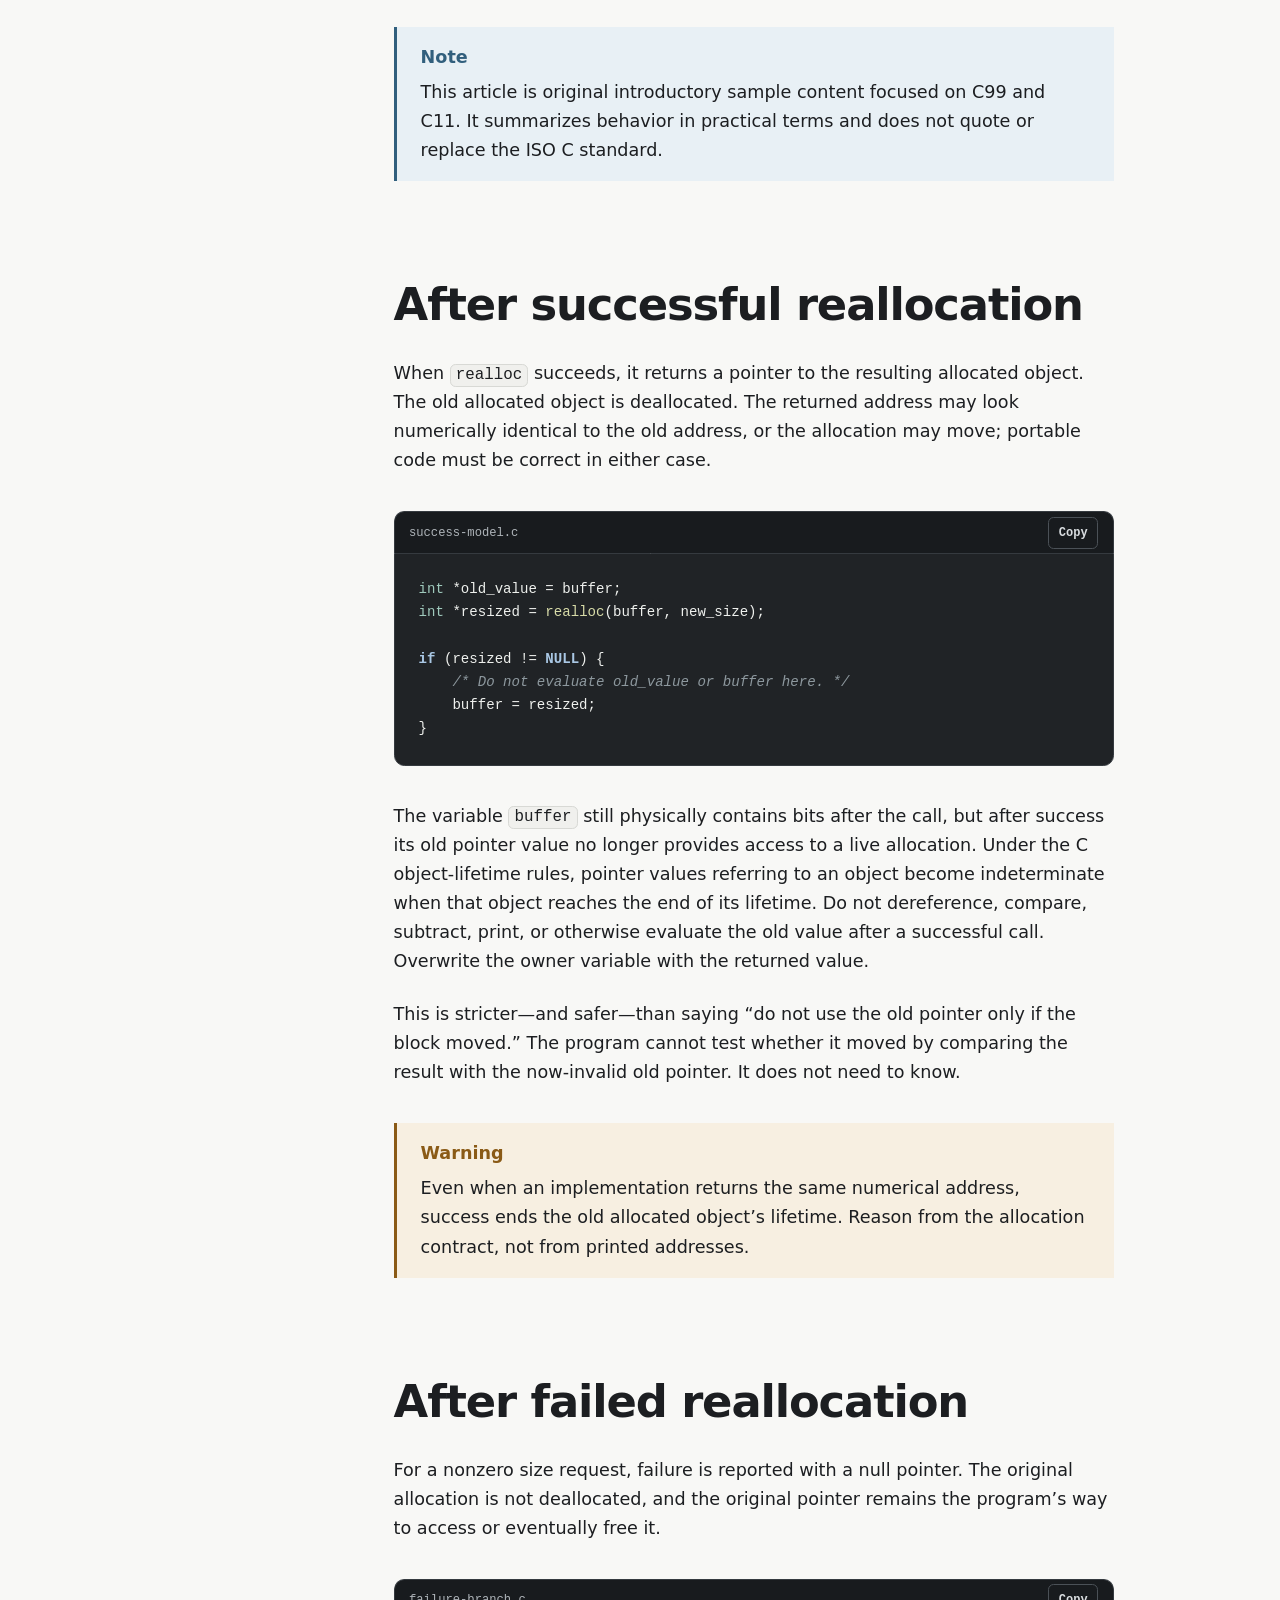
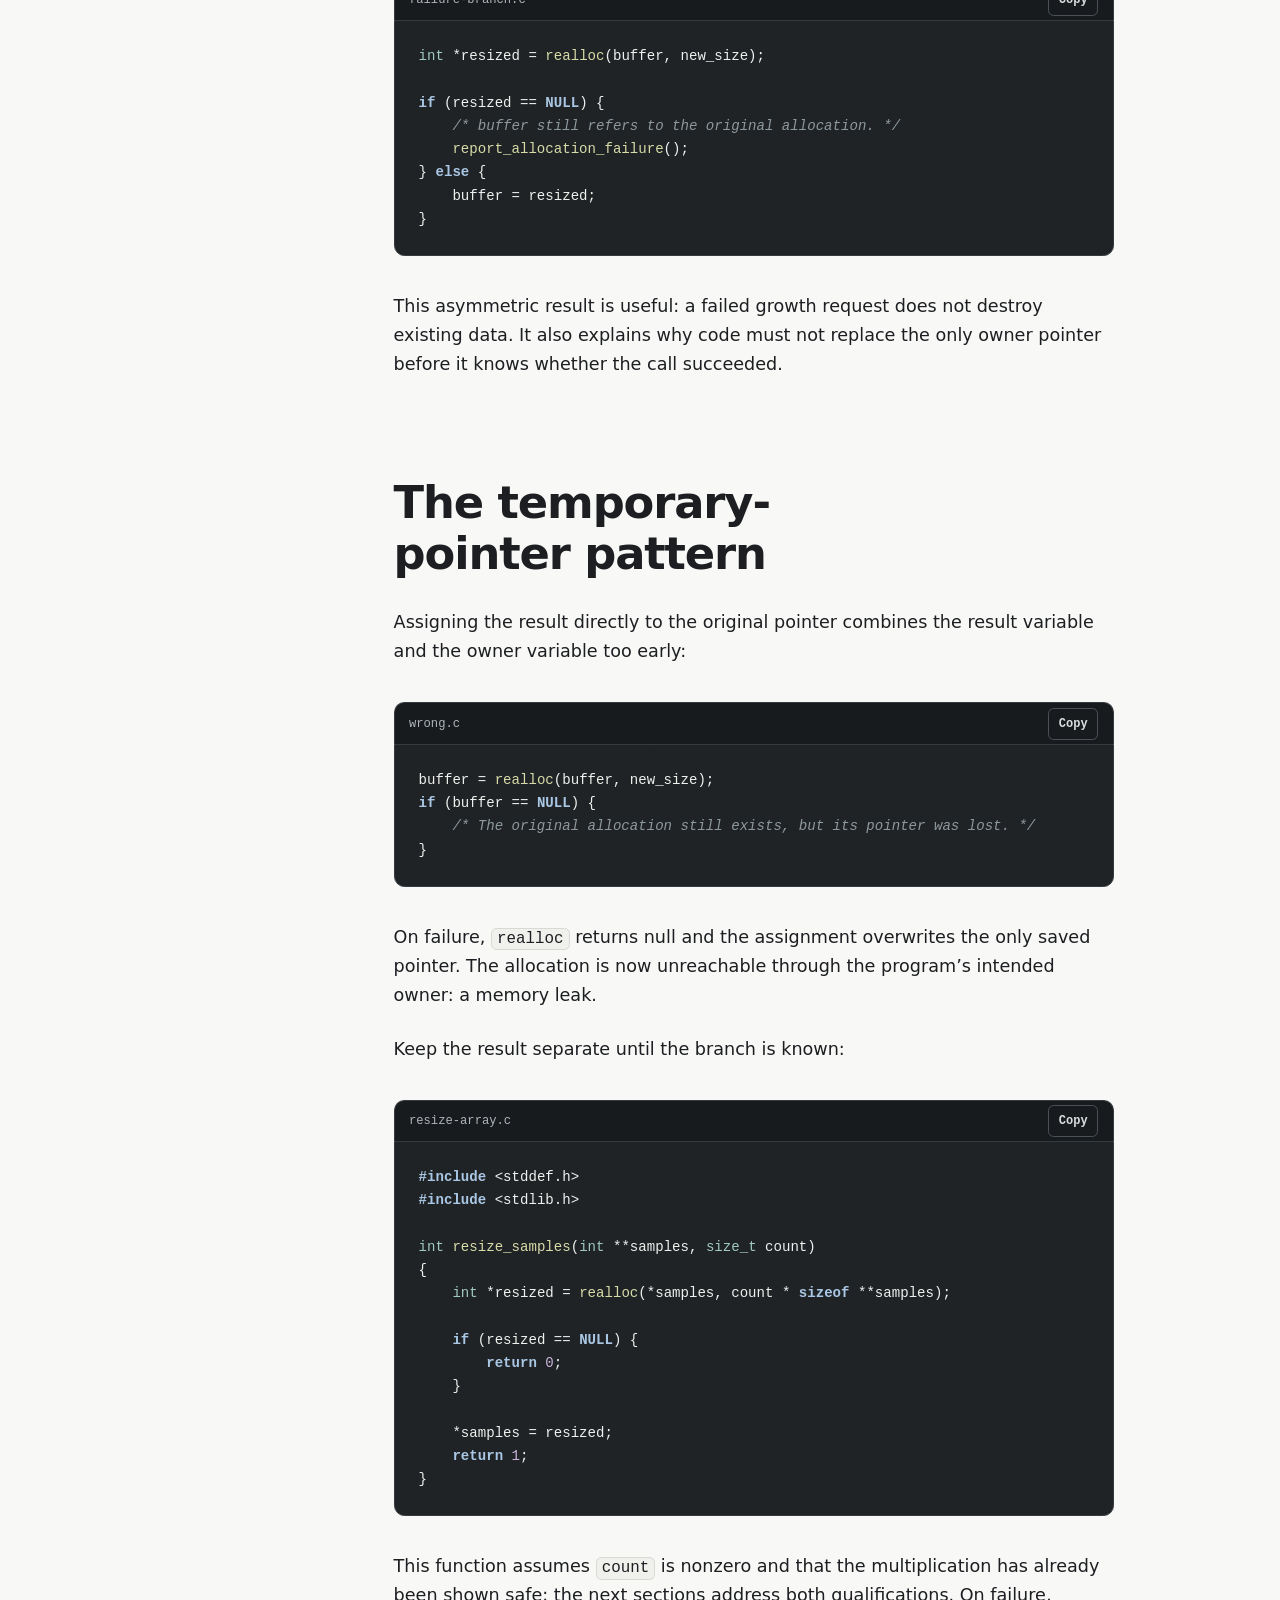
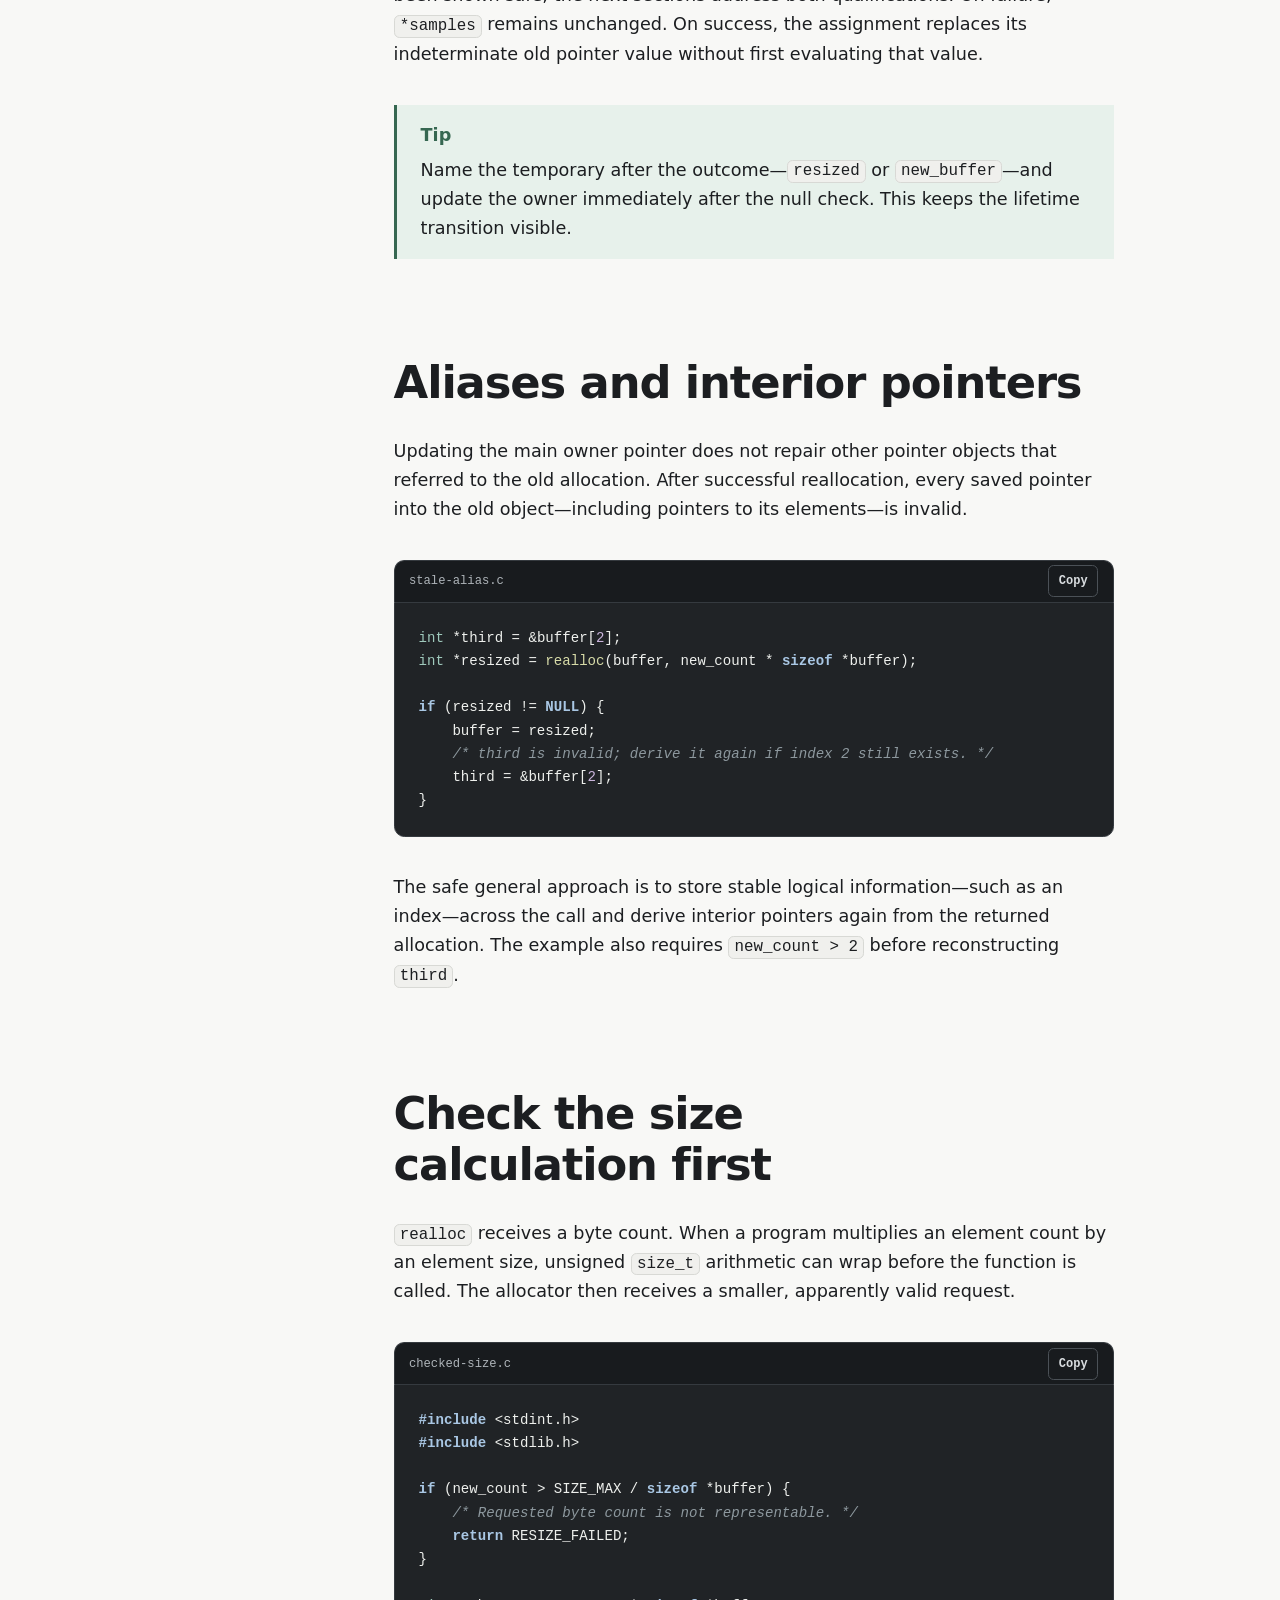
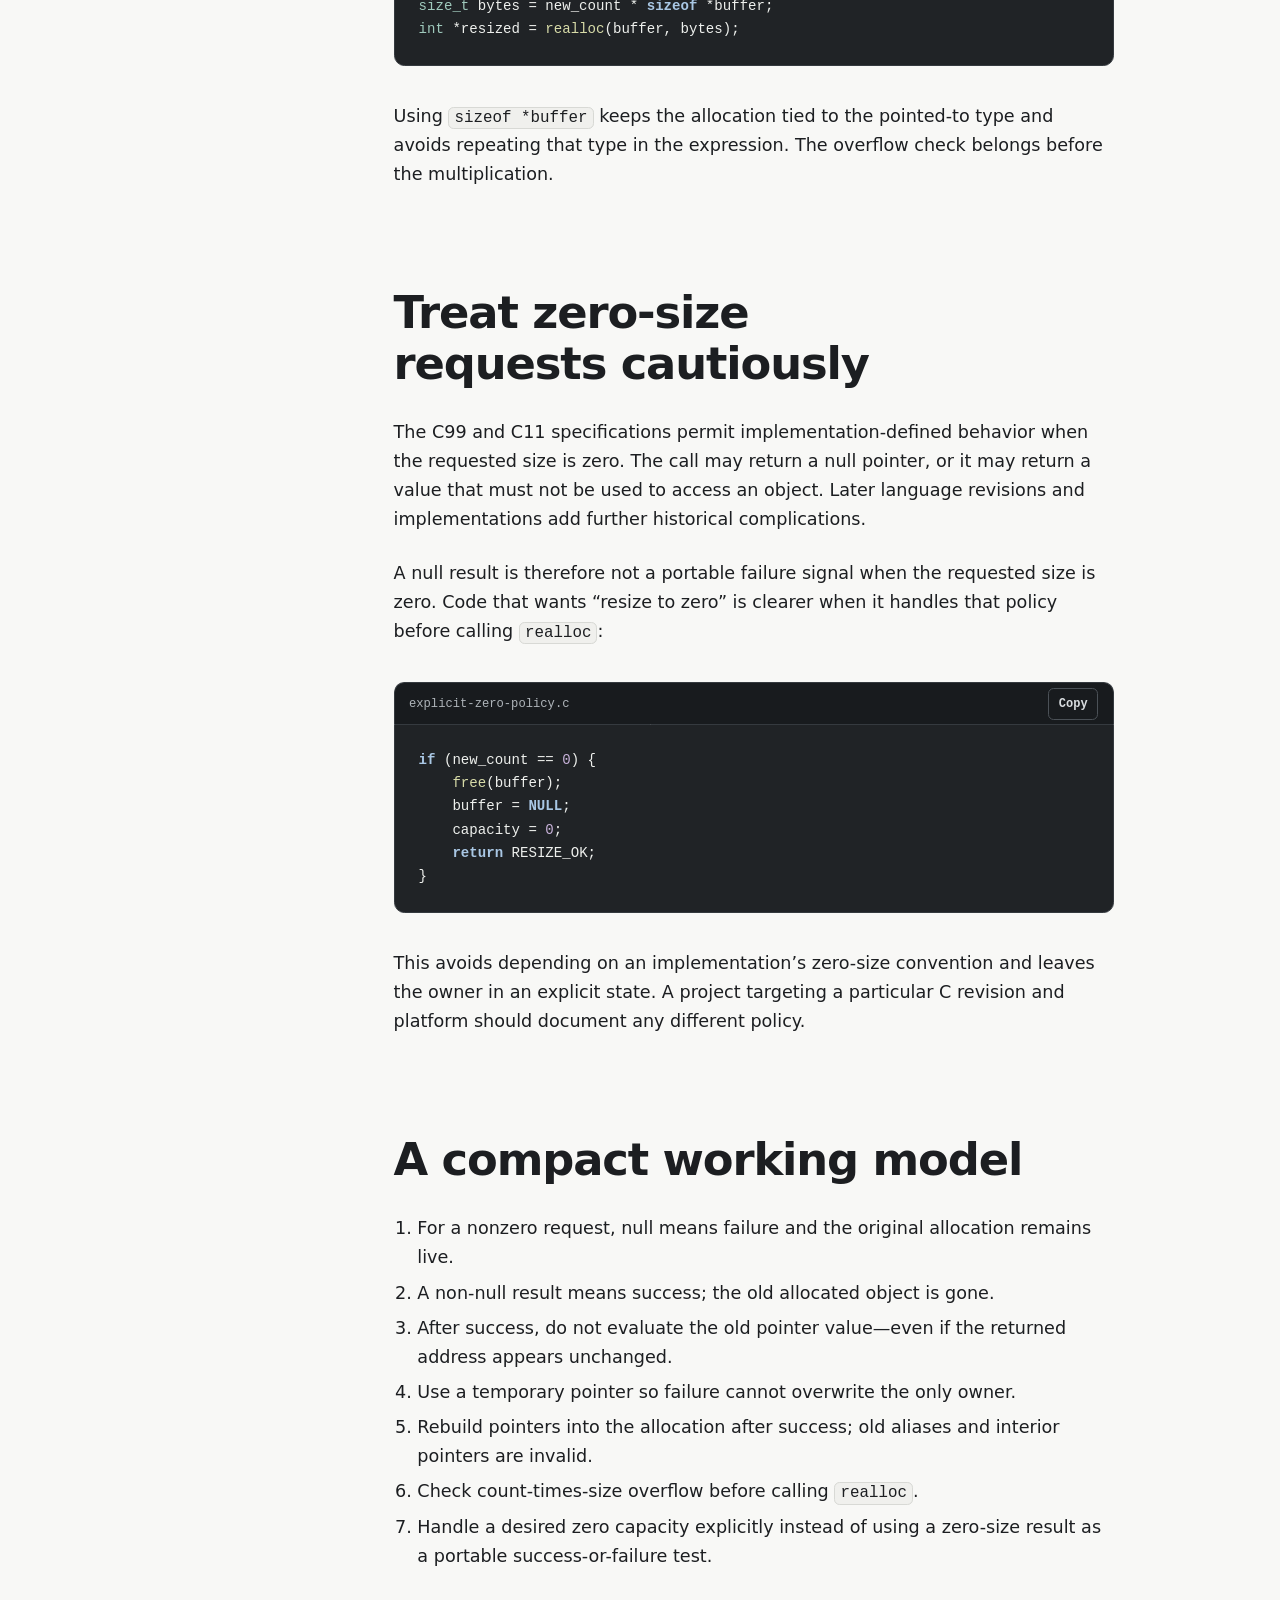
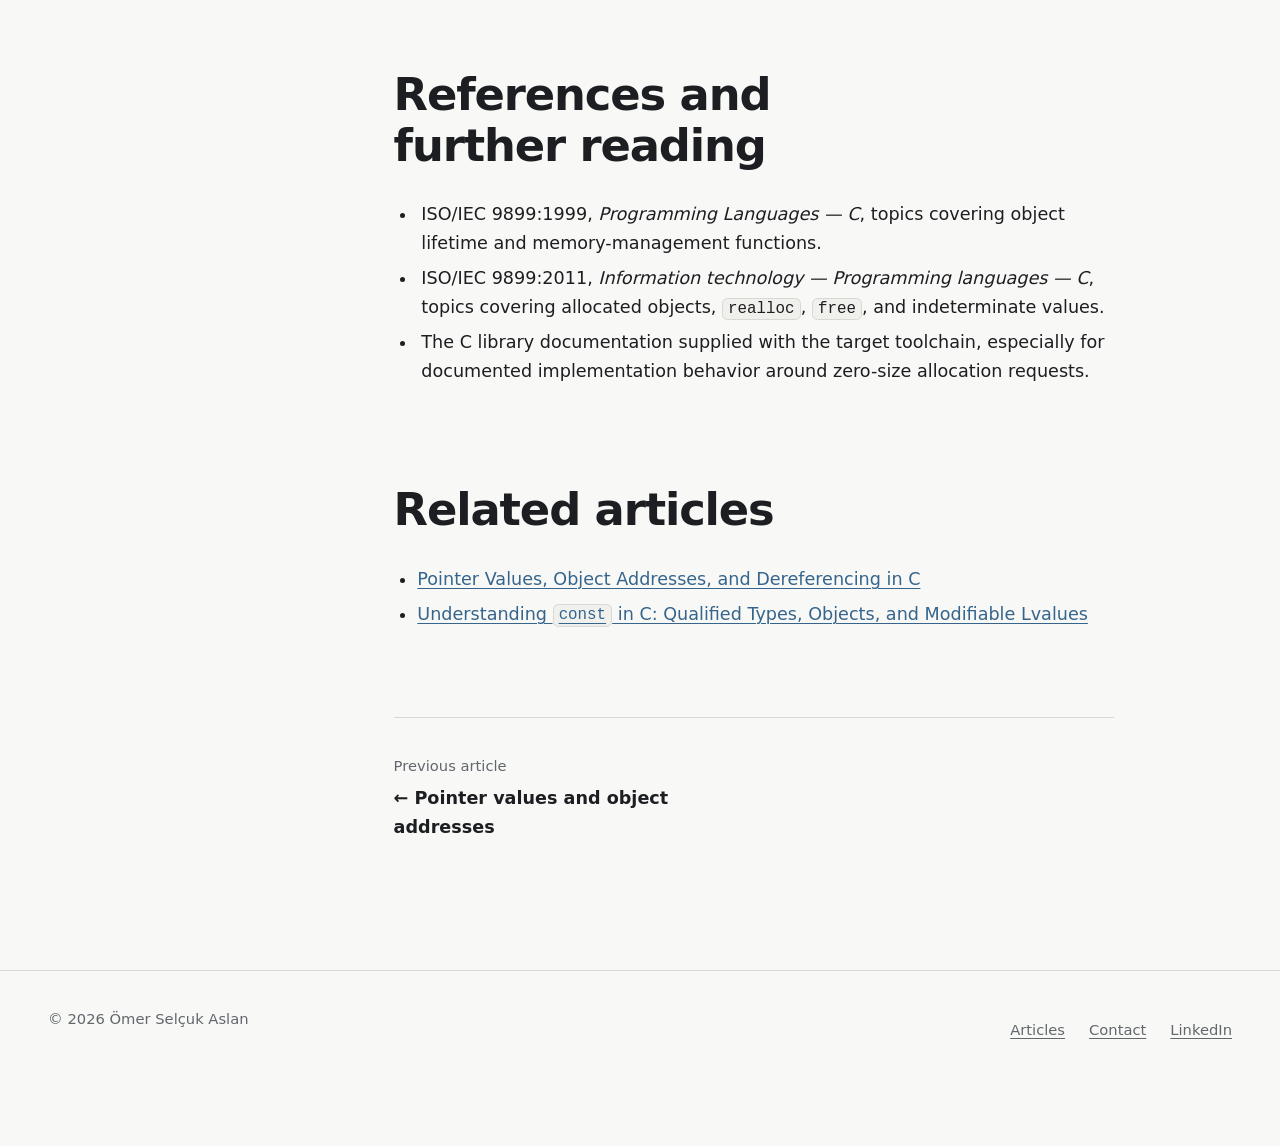
<file: articles/realloc-and-pointer-validity.html>
<!doctype html>
<html lang="en">
<head>
  <meta charset="utf-8"><meta name="viewport" content="width=device-width, initial-scale=1">
  <title>What Happens to a Pointer After realloc? — Ömer Selçuk Aslan</title>
  <meta name="description" content="A precise guide to successful and failed realloc calls, pointer validity, the temporary-pointer pattern, aliases, overflow, and zero-size requests in C.">
  <link rel="canonical" href="https://omerselcuk.com/articles/realloc-and-pointer-validity.html">
  <meta property="og:type" content="article"><meta property="og:title" content="What Happens to a Pointer After realloc?"><meta property="og:description" content="Successful and failed reallocation, pointer validity, and a safe temporary-pointer pattern."><meta property="og:url" content="https://omerselcuk.com/articles/realloc-and-pointer-validity.html"><meta property="og:site_name" content="Ömer Selçuk Aslan"><meta property="article:published_time" content="2026-07-15"><meta property="article:modified_time" content="2026-07-15"><meta property="article:section" content="Memory Management">
  <meta name="twitter:card" content="summary"><meta name="twitter:title" content="What Happens to a Pointer After realloc?"><meta name="twitter:description" content="Reallocation outcomes, pointer validity, and the temporary-pointer pattern.">
  <meta name="theme-color" content="#f8f8f6" media="(prefers-color-scheme: light)"><meta name="theme-color" content="#151719" media="(prefers-color-scheme: dark)">
  <link rel="icon" href="../favicon.svg" type="image/svg+xml"><link rel="manifest" href="../site.webmanifest">
  <script src="../assets/js/theme.js"></script><link rel="stylesheet" href="../assets/css/tokens.css"><link rel="stylesheet" href="../assets/css/base.css"><link rel="stylesheet" href="../assets/css/layout.css"><link rel="stylesheet" href="../assets/css/components.css"><link rel="stylesheet" href="../assets/css/pages.css"><link rel="stylesheet" href="../assets/css/article.css"><link rel="stylesheet" href="../assets/css/print.css" media="print"><script src="../assets/js/main.js" defer></script><script src="../assets/js/article.js" defer></script>
  <script type="application/ld+json">
  {"@context":"https://schema.org","@type":"BlogPosting","headline":"What Happens to a Pointer After realloc?","description":"A precise guide to successful and failed realloc calls, pointer validity, the temporary-pointer pattern, aliases, overflow, and zero-size requests in C.","datePublished":"2026-07-15","dateModified":"2026-07-15","inLanguage":"en","mainEntityOfPage":"https://omerselcuk.com/articles/realloc-and-pointer-validity.html","author":{"@id":"https://omerselcuk.com/#person"},"publisher":{"@id":"https://omerselcuk.com/#person"},"articleSection":"Memory Management","keywords":["C99","C11","realloc","pointers","dynamic memory"],"isPartOf":{"@id":"https://omerselcuk.com/#website"},"breadcrumb":{"@type":"BreadcrumbList","itemListElement":[{"@type":"ListItem","position":1,"name":"Home","item":"https://omerselcuk.com/"},{"@type":"ListItem","position":2,"name":"Articles","item":"https://omerselcuk.com/articles.html"},{"@type":"ListItem","position":3,"name":"What Happens to a Pointer After realloc?","item":"https://omerselcuk.com/articles/realloc-and-pointer-validity.html"}]}}
  </script>
</head>
<body data-root="nested">
  <div class="reading-progress" data-reading-progress aria-hidden="true"></div>
  <a class="skip-link" href="#article-body">Skip to article</a>
  <header class="site-header"><div class="container header-inner"><a class="brand" href="../index.html">Ömer Selçuk Aslan</a><button class="nav-toggle" type="button" data-nav-toggle aria-controls="primary-navigation" aria-expanded="false">Menu</button><nav class="site-nav" id="primary-navigation" data-site-nav data-open="false" aria-label="Primary navigation"><a href="../index.html">Home</a><a href="../about.html">About</a><a href="../experience.html">Experience</a><a href="../projects.html">Projects</a><a href="../articles.html" aria-current="page">Articles</a><a href="../contact.html">Contact</a><a href="../articles.html#article-search">Search</a></nav><button class="theme-toggle" type="button" data-theme-toggle hidden>System</button></div></header>
  <main>
    <header class="article-header container">
      <p class="eyebrow">Memory Management</p>
      <h1>What Happens to a Pointer After <code>realloc</code>?</h1>
      <p class="article-description"><code>realloc</code> has two main outcomes, and the validity of the old pointer is different in each. Correct code makes that branch explicit.</p>
      <ul class="meta-list" aria-label="Article details"><li>Published <time datetime="2026-07-15">July 15, 2026</time></li><li>Updated <time datetime="2026-07-15">July 15, 2026</time></li><li>9 min read</li></ul>
      <ul class="tag-list" aria-label="Tags"><li>C99</li><li>C11</li><li>realloc</li><li>pointers</li><li>dynamic memory</li></ul>
    </header>
    <div class="article-layout container">
      <nav class="article-toc" aria-labelledby="toc-title"><h2 id="toc-title">On this page</h2><ol><li><a href="#contract">The realloc contract</a></li><li><a href="#success">Successful reallocation</a></li><li><a href="#failure">Failed reallocation</a></li><li><a href="#temporary-pattern">Temporary-pointer pattern</a></li><li><a href="#aliases">Aliases and interior pointers</a></li><li><a href="#overflow">Size calculation</a></li><li><a href="#zero-size">Zero-size requests</a></li><li><a href="#summary">Working model</a></li><li><a href="#references">References</a></li></ol></nav>
      <article class="article-body" id="article-body" data-article-body>
        <p><code>realloc</code> is often described as “resize this allocation.” That description hides the ownership transition that matters most: on success, the old allocated object is gone and the returned pointer refers to the resulting allocation; on failure for a nonzero request, the old allocation remains. The program must preserve enough information to handle both outcomes.</p>

        <section aria-labelledby="contract"><h2 id="contract">The <code>realloc</code> contract</h2><p>The function is declared in <code>&lt;stdlib.h&gt;</code>:</p>
          <div class="code-block"><div class="code-block-header"><span>declaration</span></div><pre><code><span class="tok-keyword">void</span> *<span class="tok-function">realloc</span>(<span class="tok-keyword">void</span> *ptr, <span class="tok-type">size_t</span> size);</code></pre></div>
          <p>For an ordinary nonzero request, <code>ptr</code> is either a null pointer or a pointer previously returned by an allocation function and not yet deallocated. Passing a null pointer makes the call behave like an allocation request. Passing a pointer to an automatic object, an interior pointer, or an already freed allocation has undefined behavior.</p>
          <p>If a new allocation is produced, the existing bytes are preserved up to the smaller of the old and new sizes. When the allocation grows, the additional bytes have indeterminate values; they are not automatically zero-initialized.</p>
          <aside class="callout callout-note"><strong>Note</strong><p>This article is original introductory sample content focused on C99 and C11. It summarizes behavior in practical terms and does not quote or replace the ISO C standard.</p></aside>
        </section>

        <section aria-labelledby="success"><h2 id="success">After successful reallocation</h2><p>When <code>realloc</code> succeeds, it returns a pointer to the resulting allocated object. The old allocated object is deallocated. The returned address may look numerically identical to the old address, or the allocation may move; portable code must be correct in either case.</p>
          <div class="code-block"><div class="code-block-header"><span>success-model.c</span></div><pre><code><span class="tok-type">int</span> *old_value = buffer;
<span class="tok-type">int</span> *resized = <span class="tok-function">realloc</span>(buffer, new_size);

<span class="tok-keyword">if</span> (resized != <span class="tok-keyword">NULL</span>) {
    <span class="tok-comment">/* Do not evaluate old_value or buffer here. */</span>
    buffer = resized;
}</code></pre></div>
          <p>The variable <code>buffer</code> still physically contains bits after the call, but after success its old pointer value no longer provides access to a live allocation. Under the C object-lifetime rules, pointer values referring to an object become indeterminate when that object reaches the end of its lifetime. Do not dereference, compare, subtract, print, or otherwise evaluate the old value after a successful call. Overwrite the owner variable with the returned value.</p>
          <p>This is stricter—and safer—than saying “do not use the old pointer only if the block moved.” The program cannot test whether it moved by comparing the result with the now-invalid old pointer. It does not need to know.</p>
          <aside class="callout callout-warning"><strong>Warning</strong><p>Even when an implementation returns the same numerical address, success ends the old allocated object’s lifetime. Reason from the allocation contract, not from printed addresses.</p></aside>
        </section>

        <section aria-labelledby="failure"><h2 id="failure">After failed reallocation</h2><p>For a nonzero size request, failure is reported with a null pointer. The original allocation is not deallocated, and the original pointer remains the program’s way to access or eventually free it.</p>
          <div class="code-block"><div class="code-block-header"><span>failure-branch.c</span></div><pre><code><span class="tok-type">int</span> *resized = <span class="tok-function">realloc</span>(buffer, new_size);

<span class="tok-keyword">if</span> (resized == <span class="tok-keyword">NULL</span>) {
    <span class="tok-comment">/* buffer still refers to the original allocation. */</span>
    <span class="tok-function">report_allocation_failure</span>();
} <span class="tok-keyword">else</span> {
    buffer = resized;
}</code></pre></div>
          <p>This asymmetric result is useful: a failed growth request does not destroy existing data. It also explains why code must not replace the only owner pointer before it knows whether the call succeeded.</p>
        </section>

        <section aria-labelledby="temporary-pattern"><h2 id="temporary-pattern">The temporary-pointer pattern</h2><p>Assigning the result directly to the original pointer combines the result variable and the owner variable too early:</p>
          <div class="code-block"><div class="code-block-header"><span>wrong.c</span></div><pre><code>buffer = <span class="tok-function">realloc</span>(buffer, new_size);
<span class="tok-keyword">if</span> (buffer == <span class="tok-keyword">NULL</span>) {
    <span class="tok-comment">/* The original allocation still exists, but its pointer was lost. */</span>
}</code></pre></div>
          <p>On failure, <code>realloc</code> returns null and the assignment overwrites the only saved pointer. The allocation is now unreachable through the program’s intended owner: a memory leak.</p>
          <p>Keep the result separate until the branch is known:</p>
          <div class="code-block"><div class="code-block-header"><span>resize-array.c</span></div><pre><code><span class="tok-keyword">#include</span> &lt;stddef.h&gt;
<span class="tok-keyword">#include</span> &lt;stdlib.h&gt;

<span class="tok-type">int</span> <span class="tok-function">resize_samples</span>(<span class="tok-type">int</span> **samples, <span class="tok-type">size_t</span> count)
{
    <span class="tok-type">int</span> *resized = <span class="tok-function">realloc</span>(*samples, count * <span class="tok-keyword">sizeof</span> **samples);

    <span class="tok-keyword">if</span> (resized == <span class="tok-keyword">NULL</span>) {
        <span class="tok-keyword">return</span> <span class="tok-number">0</span>;
    }

    *samples = resized;
    <span class="tok-keyword">return</span> <span class="tok-number">1</span>;
}</code></pre></div>
          <p>This function assumes <code>count</code> is nonzero and that the multiplication has already been shown safe; the next sections address both qualifications. On failure, <code>*samples</code> remains unchanged. On success, the assignment replaces its indeterminate old pointer value without first evaluating that value.</p>
          <aside class="callout callout-tip"><strong>Tip</strong><p>Name the temporary after the outcome—<code>resized</code> or <code>new_buffer</code>—and update the owner immediately after the null check. This keeps the lifetime transition visible.</p></aside>
        </section>

        <section aria-labelledby="aliases"><h2 id="aliases">Aliases and interior pointers</h2><p>Updating the main owner pointer does not repair other pointer objects that referred to the old allocation. After successful reallocation, every saved pointer into the old object—including pointers to its elements—is invalid.</p>
          <div class="code-block"><div class="code-block-header"><span>stale-alias.c</span></div><pre><code><span class="tok-type">int</span> *third = &amp;buffer[<span class="tok-number">2</span>];
<span class="tok-type">int</span> *resized = <span class="tok-function">realloc</span>(buffer, new_count * <span class="tok-keyword">sizeof</span> *buffer);

<span class="tok-keyword">if</span> (resized != <span class="tok-keyword">NULL</span>) {
    buffer = resized;
    <span class="tok-comment">/* third is invalid; derive it again if index 2 still exists. */</span>
    third = &amp;buffer[<span class="tok-number">2</span>];
}</code></pre></div>
          <p>The safe general approach is to store stable logical information—such as an index—across the call and derive interior pointers again from the returned allocation. The example also requires <code>new_count &gt; 2</code> before reconstructing <code>third</code>.</p>
        </section>

        <section aria-labelledby="overflow"><h2 id="overflow">Check the size calculation first</h2><p><code>realloc</code> receives a byte count. When a program multiplies an element count by an element size, unsigned <code>size_t</code> arithmetic can wrap before the function is called. The allocator then receives a smaller, apparently valid request.</p>
          <div class="code-block"><div class="code-block-header"><span>checked-size.c</span></div><pre><code><span class="tok-keyword">#include</span> &lt;stdint.h&gt;
<span class="tok-keyword">#include</span> &lt;stdlib.h&gt;

<span class="tok-keyword">if</span> (new_count &gt; SIZE_MAX / <span class="tok-keyword">sizeof</span> *buffer) {
    <span class="tok-comment">/* Requested byte count is not representable. */</span>
    <span class="tok-keyword">return</span> RESIZE_FAILED;
}

<span class="tok-type">size_t</span> bytes = new_count * <span class="tok-keyword">sizeof</span> *buffer;
<span class="tok-type">int</span> *resized = <span class="tok-function">realloc</span>(buffer, bytes);</code></pre></div>
          <p>Using <code>sizeof *buffer</code> keeps the allocation tied to the pointed-to type and avoids repeating that type in the expression. The overflow check belongs before the multiplication.</p>
        </section>

        <section aria-labelledby="zero-size"><h2 id="zero-size">Treat zero-size requests cautiously</h2><p>The C99 and C11 specifications permit implementation-defined behavior when the requested size is zero. The call may return a null pointer, or it may return a value that must not be used to access an object. Later language revisions and implementations add further historical complications.</p>
          <p>A null result is therefore not a portable failure signal when the requested size is zero. Code that wants “resize to zero” is clearer when it handles that policy before calling <code>realloc</code>:</p>
          <div class="code-block"><div class="code-block-header"><span>explicit-zero-policy.c</span></div><pre><code><span class="tok-keyword">if</span> (new_count == <span class="tok-number">0</span>) {
    <span class="tok-function">free</span>(buffer);
    buffer = <span class="tok-keyword">NULL</span>;
    capacity = <span class="tok-number">0</span>;
    <span class="tok-keyword">return</span> RESIZE_OK;
}</code></pre></div>
          <p>This avoids depending on an implementation’s zero-size convention and leaves the owner in an explicit state. A project targeting a particular C revision and platform should document any different policy.</p>
        </section>

        <section aria-labelledby="summary"><h2 id="summary">A compact working model</h2><ol><li>For a nonzero request, null means failure and the original allocation remains live.</li><li>A non-null result means success; the old allocated object is gone.</li><li>After success, do not evaluate the old pointer value—even if the returned address appears unchanged.</li><li>Use a temporary pointer so failure cannot overwrite the only owner.</li><li>Rebuild pointers into the allocation after success; old aliases and interior pointers are invalid.</li><li>Check count-times-size overflow before calling <code>realloc</code>.</li><li>Handle a desired zero capacity explicitly instead of using a zero-size result as a portable success-or-failure test.</li></ol></section>

        <section class="references" aria-labelledby="references"><h2 id="references">References and further reading</h2><ul><li>ISO/IEC 9899:1999, <em>Programming Languages — C</em>, topics covering object lifetime and memory-management functions.</li><li>ISO/IEC 9899:2011, <em>Information technology — Programming languages — C</em>, topics covering allocated objects, <code>realloc</code>, <code>free</code>, and indeterminate values.</li><li>The C library documentation supplied with the target toolchain, especially for documented implementation behavior around zero-size allocation requests.</li></ul></section>
        <section aria-labelledby="related-title"><h2 id="related-title">Related articles</h2><ul><li><a href="pointer-values-and-object-addresses.html">Pointer Values, Object Addresses, and Dereferencing in C</a></li><li><a href="understanding-const-in-c.html">Understanding <code>const</code> in C: Qualified Types, Objects, and Modifiable Lvalues</a></li></ul></section>
        <nav class="article-footer-nav" aria-label="Article pagination"><a href="pointer-values-and-object-addresses.html"><small>Previous article</small>← Pointer values and object addresses</a><span></span></nav>
      </article>
    </div>
  </main>
  <footer class="site-footer"><div class="container footer-inner"><p>© 2026 Ömer Selçuk Aslan</p><nav class="footer-nav" aria-label="Footer navigation"><a href="../articles.html">Articles</a><a href="../contact.html">Contact</a><a href="https://www.linkedin.com/in/omerselcukaslan" rel="me noopener noreferrer" target="_blank">LinkedIn</a></nav></div></footer>
</body>
</html>
</file>
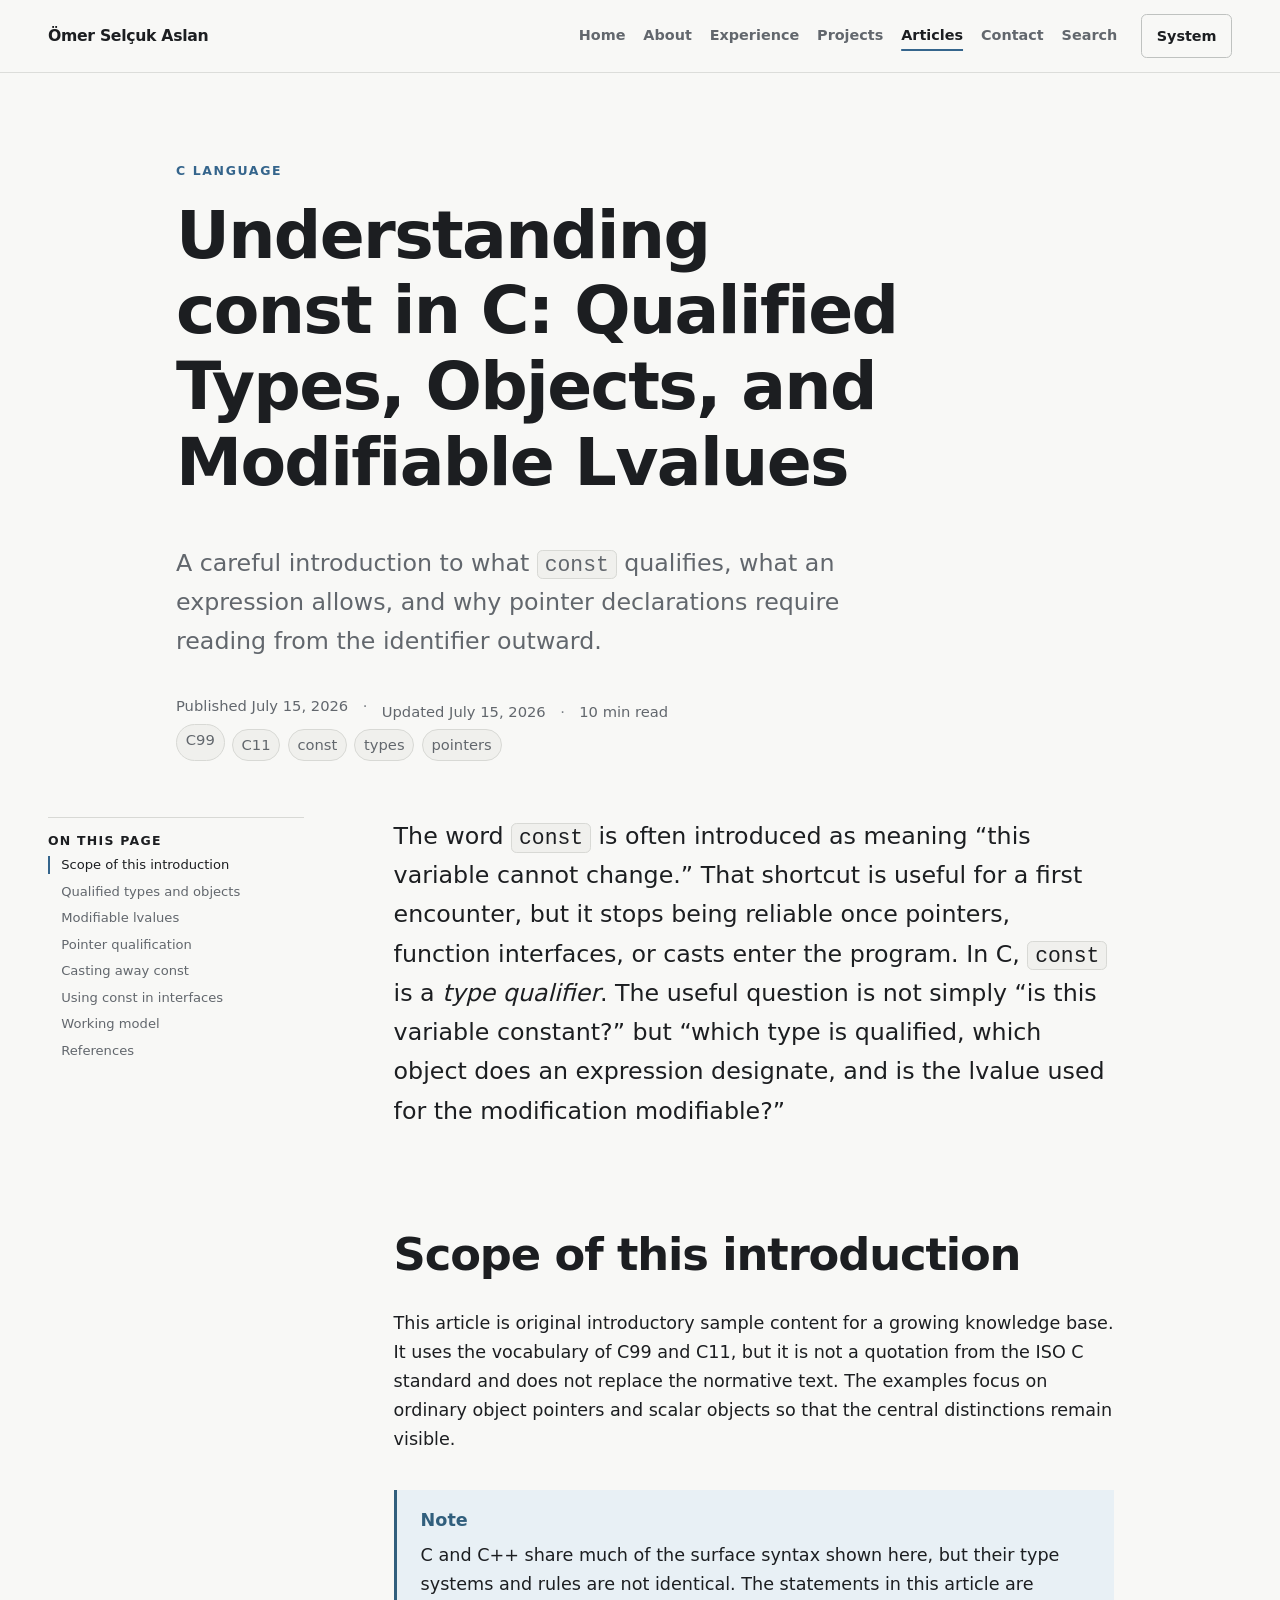
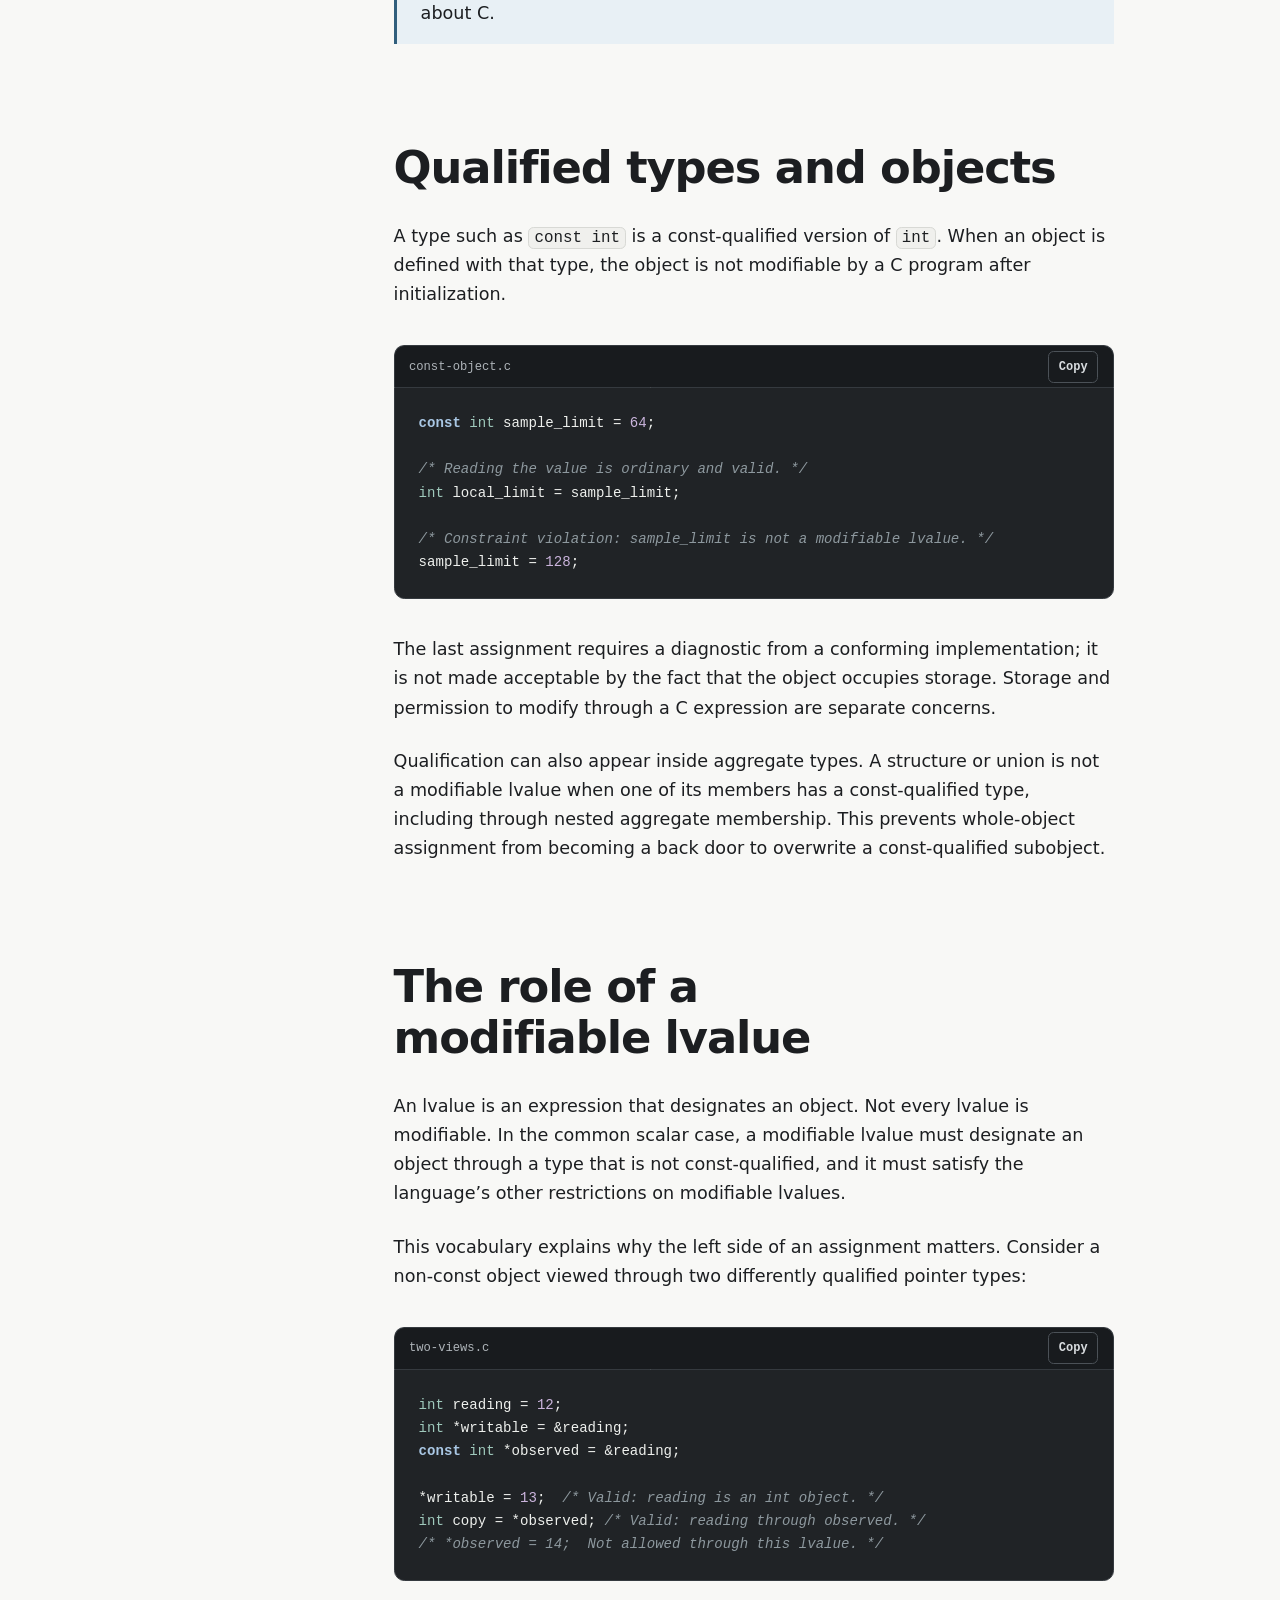
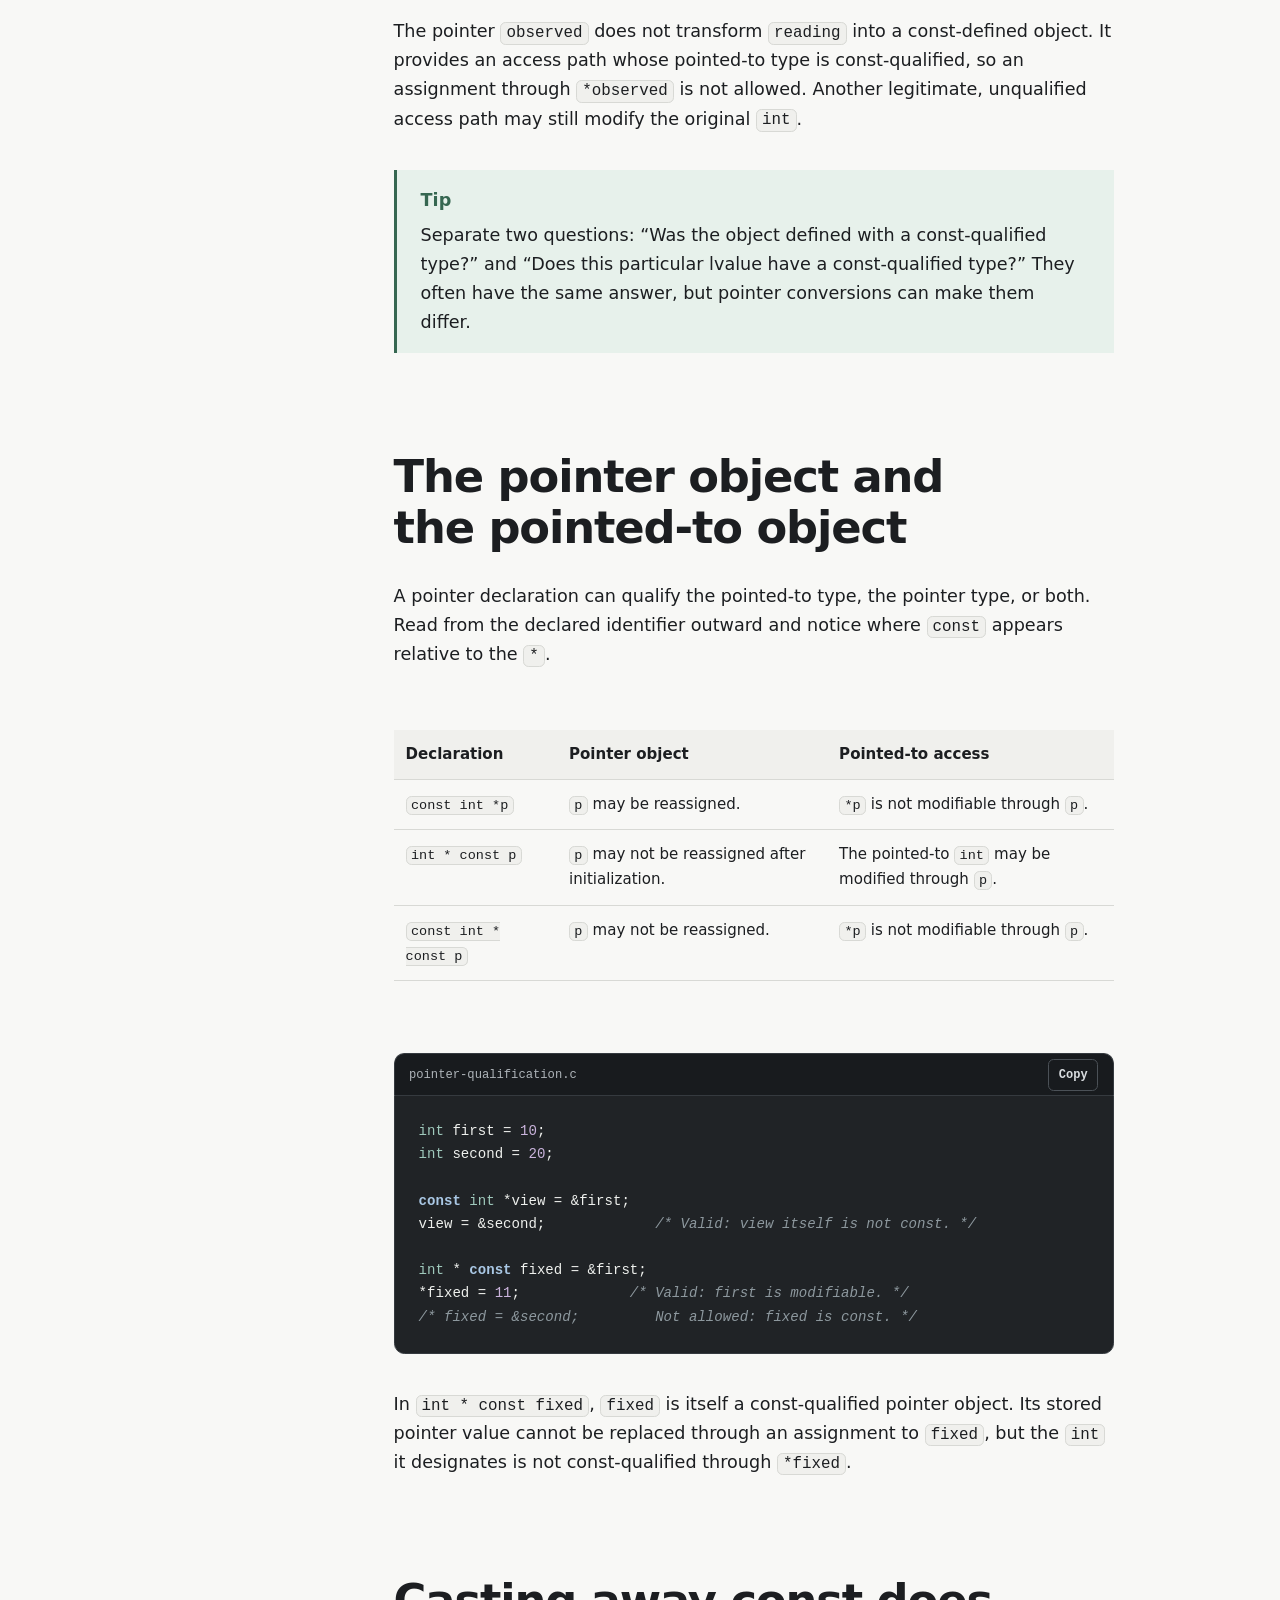
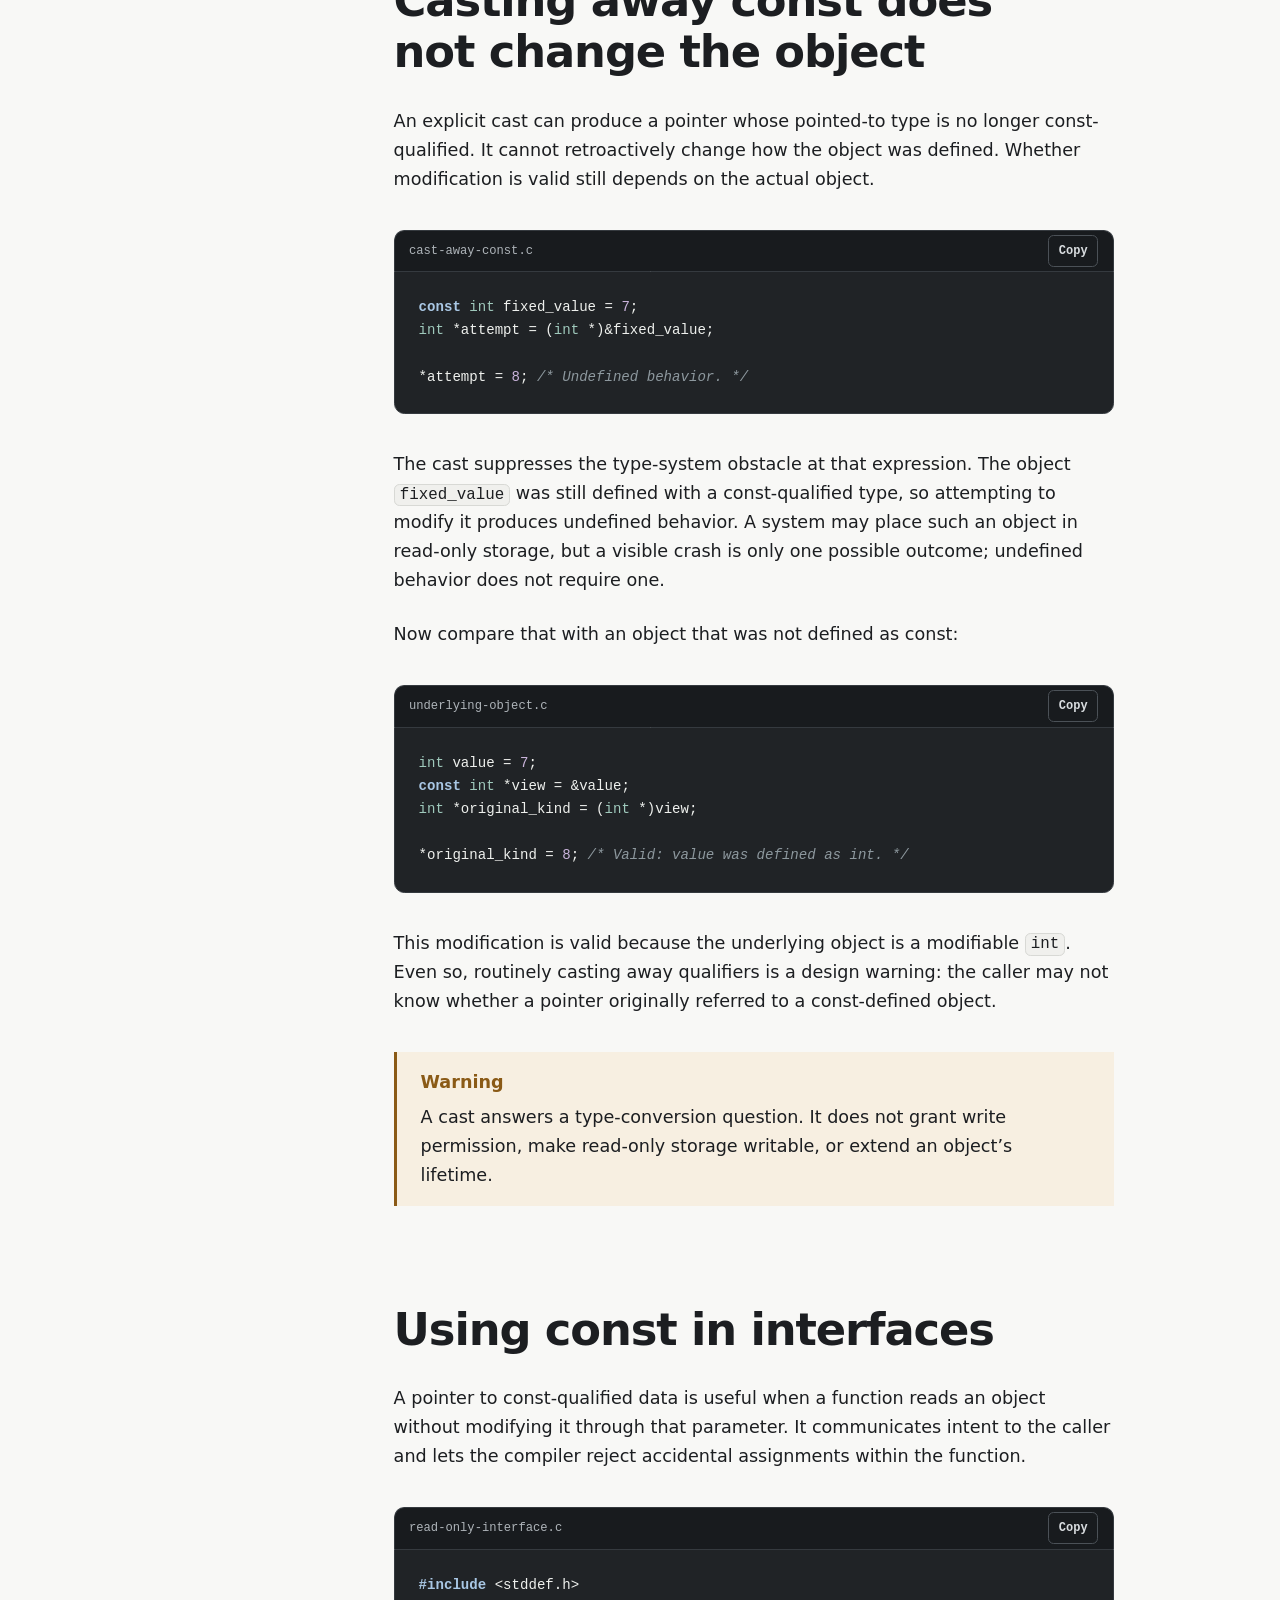
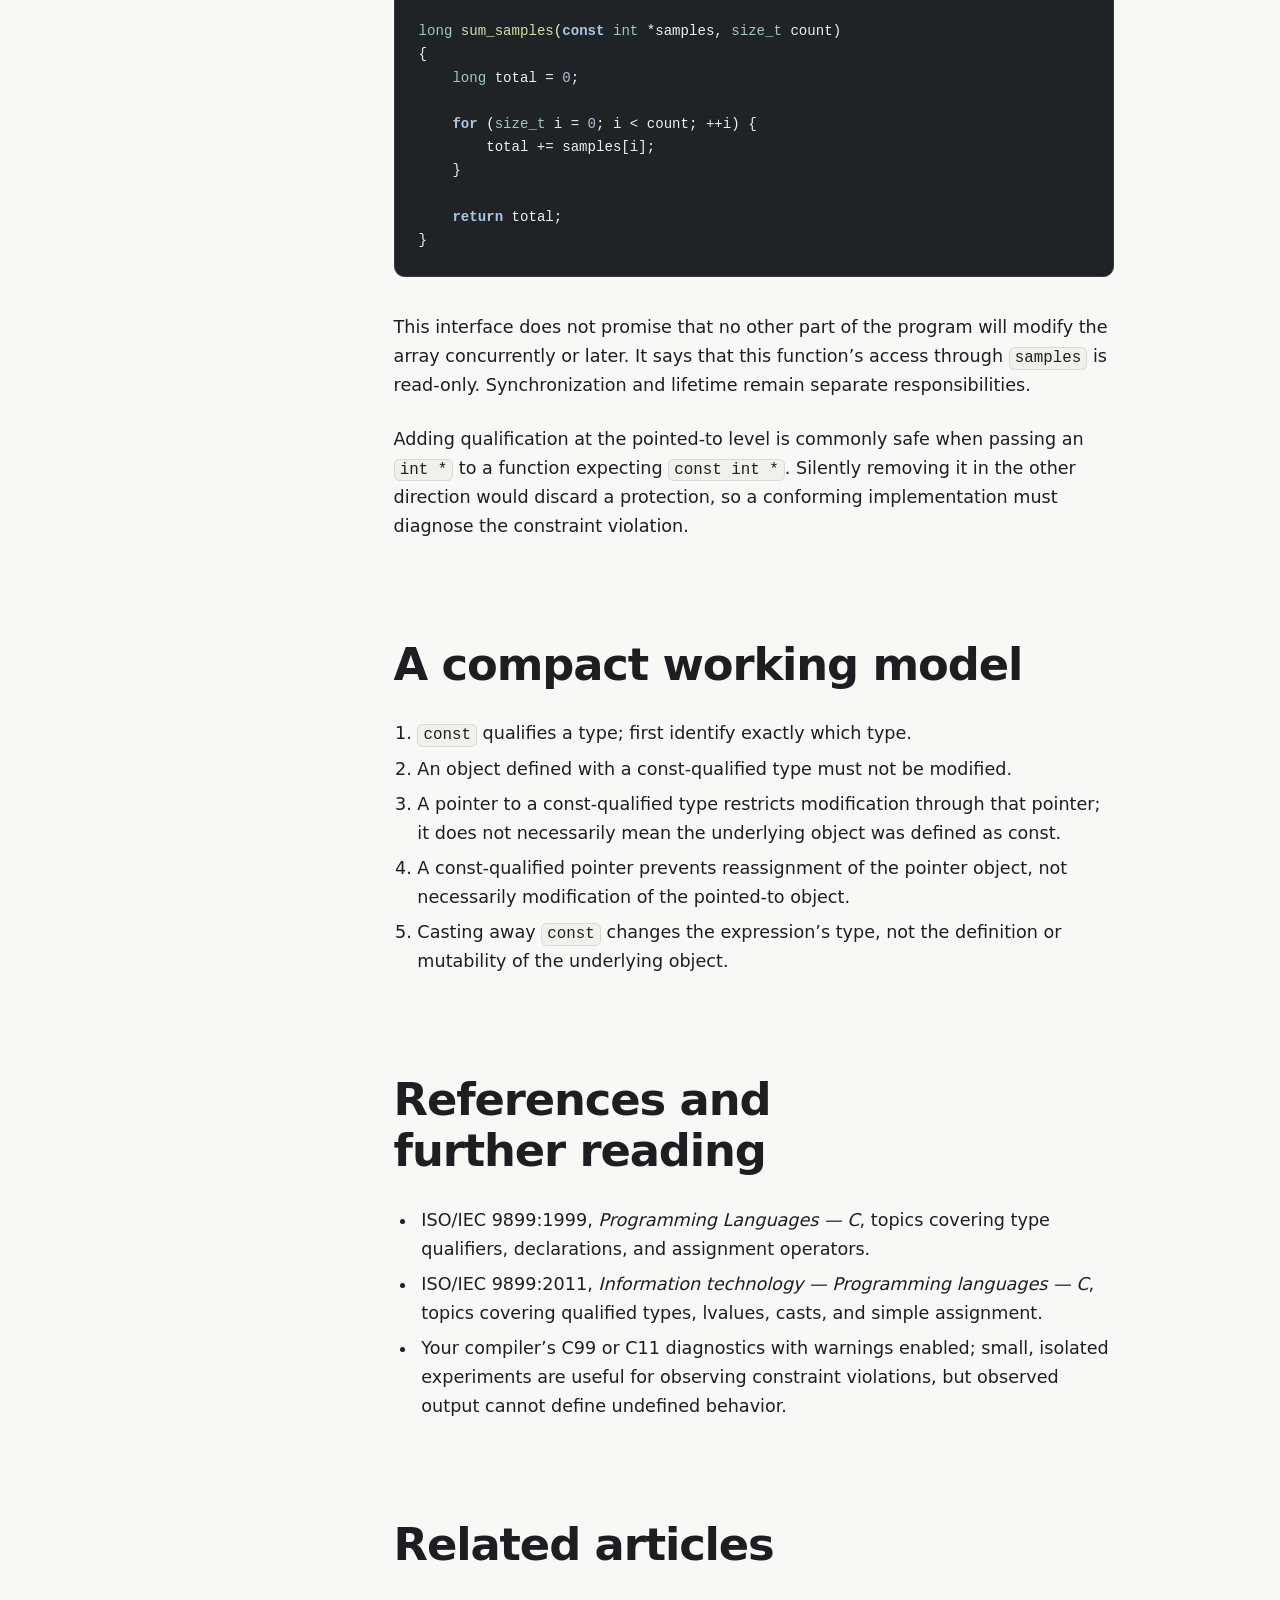
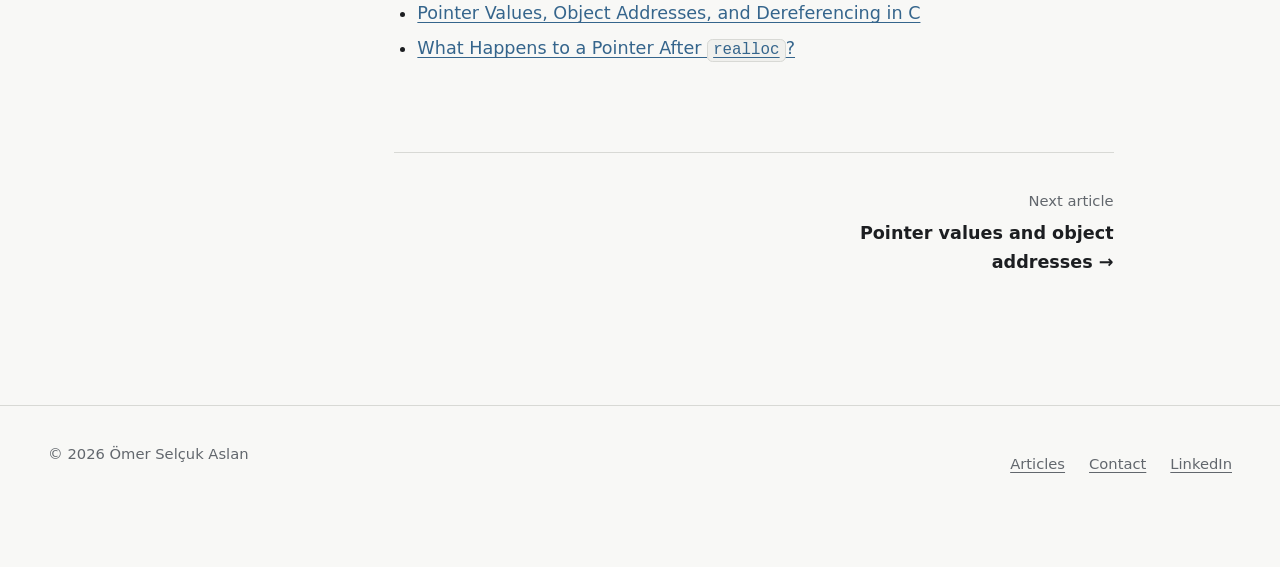
<file: articles/understanding-const-in-c.html>
<!doctype html>
<html lang="en">
<head>
  <meta charset="utf-8"><meta name="viewport" content="width=device-width, initial-scale=1">
  <title>Understanding const in C — Ömer Selçuk Aslan</title>
  <meta name="description" content="A careful introduction to const-qualified types, objects, modifiable lvalues, pointer qualification, and casting away const in C.">
  <link rel="canonical" href="https://omerselcuk.com/articles/understanding-const-in-c.html">
  <meta property="og:type" content="article"><meta property="og:title" content="Understanding const in C: Qualified Types, Objects, and Modifiable Lvalues"><meta property="og:description" content="A precise introduction to const qualification and what may actually be modified in C."><meta property="og:url" content="https://omerselcuk.com/articles/understanding-const-in-c.html"><meta property="og:site_name" content="Ömer Selçuk Aslan"><meta property="article:published_time" content="2026-07-15"><meta property="article:modified_time" content="2026-07-15"><meta property="article:section" content="C Language">
  <meta name="twitter:card" content="summary"><meta name="twitter:title" content="Understanding const in C"><meta name="twitter:description" content="Qualified types, objects, modifiable lvalues, and pointer qualification.">
  <meta name="theme-color" content="#f8f8f6" media="(prefers-color-scheme: light)"><meta name="theme-color" content="#151719" media="(prefers-color-scheme: dark)">
  <link rel="icon" href="../favicon.svg" type="image/svg+xml"><link rel="manifest" href="../site.webmanifest">
  <script src="../assets/js/theme.js"></script><link rel="stylesheet" href="../assets/css/tokens.css"><link rel="stylesheet" href="../assets/css/base.css"><link rel="stylesheet" href="../assets/css/layout.css"><link rel="stylesheet" href="../assets/css/components.css"><link rel="stylesheet" href="../assets/css/pages.css"><link rel="stylesheet" href="../assets/css/article.css"><link rel="stylesheet" href="../assets/css/print.css" media="print"><script src="../assets/js/main.js" defer></script><script src="../assets/js/article.js" defer></script>
  <script type="application/ld+json">
  {"@context":"https://schema.org","@type":"BlogPosting","headline":"Understanding const in C: Qualified Types, Objects, and Modifiable Lvalues","description":"A careful introduction to const-qualified types, objects, modifiable lvalues, pointer qualification, and casting away const in C.","datePublished":"2026-07-15","dateModified":"2026-07-15","inLanguage":"en","mainEntityOfPage":"https://omerselcuk.com/articles/understanding-const-in-c.html","author":{"@id":"https://omerselcuk.com/#person"},"publisher":{"@id":"https://omerselcuk.com/#person"},"articleSection":"C Language","keywords":["C99","C11","const","types","pointers"],"isPartOf":{"@id":"https://omerselcuk.com/#website"},"breadcrumb":{"@type":"BreadcrumbList","itemListElement":[{"@type":"ListItem","position":1,"name":"Home","item":"https://omerselcuk.com/"},{"@type":"ListItem","position":2,"name":"Articles","item":"https://omerselcuk.com/articles.html"},{"@type":"ListItem","position":3,"name":"Understanding const in C","item":"https://omerselcuk.com/articles/understanding-const-in-c.html"}]}}
  </script>
</head>
<body data-root="nested">
  <div class="reading-progress" data-reading-progress aria-hidden="true"></div>
  <a class="skip-link" href="#article-body">Skip to article</a>
  <header class="site-header"><div class="container header-inner"><a class="brand" href="../index.html">Ömer Selçuk Aslan</a><button class="nav-toggle" type="button" data-nav-toggle aria-controls="primary-navigation" aria-expanded="false">Menu</button><nav class="site-nav" id="primary-navigation" data-site-nav data-open="false" aria-label="Primary navigation"><a href="../index.html">Home</a><a href="../about.html">About</a><a href="../experience.html">Experience</a><a href="../projects.html">Projects</a><a href="../articles.html" aria-current="page">Articles</a><a href="../contact.html">Contact</a><a href="../articles.html#article-search">Search</a></nav><button class="theme-toggle" type="button" data-theme-toggle hidden>System</button></div></header>
  <main>
    <header class="article-header container">
      <p class="eyebrow">C Language</p>
      <h1>Understanding <code>const</code> in C: Qualified Types, Objects, and Modifiable Lvalues</h1>
      <p class="article-description">A careful introduction to what <code>const</code> qualifies, what an expression allows, and why pointer declarations require reading from the identifier outward.</p>
      <ul class="meta-list" aria-label="Article details"><li>Published <time datetime="2026-07-15">July 15, 2026</time></li><li>Updated <time datetime="2026-07-15">July 15, 2026</time></li><li>10 min read</li></ul>
      <ul class="tag-list" aria-label="Tags"><li>C99</li><li>C11</li><li>const</li><li>types</li><li>pointers</li></ul>
    </header>

    <div class="article-layout container">
      <nav class="article-toc" aria-labelledby="toc-title"><h2 id="toc-title">On this page</h2><ol><li><a href="#scope">Scope of this introduction</a></li><li><a href="#qualified-types">Qualified types and objects</a></li><li><a href="#modifiable-lvalues">Modifiable lvalues</a></li><li><a href="#pointer-qualification">Pointer qualification</a></li><li><a href="#casting-away-const">Casting away const</a></li><li><a href="#api-design">Using const in interfaces</a></li><li><a href="#summary">Working model</a></li><li><a href="#references">References</a></li></ol></nav>

      <article class="article-body" id="article-body" data-article-body>
        <p>The word <code>const</code> is often introduced as meaning “this variable cannot change.” That shortcut is useful for a first encounter, but it stops being reliable once pointers, function interfaces, or casts enter the program. In C, <code>const</code> is a <em>type qualifier</em>. The useful question is not simply “is this variable constant?” but “which type is qualified, which object does an expression designate, and is the lvalue used for the modification modifiable?”</p>

        <section aria-labelledby="scope">
          <h2 id="scope">Scope of this introduction</h2>
          <p>This article is original introductory sample content for a growing knowledge base. It uses the vocabulary of C99 and C11, but it is not a quotation from the ISO C standard and does not replace the normative text. The examples focus on ordinary object pointers and scalar objects so that the central distinctions remain visible.</p>
          <aside class="callout callout-note"><strong>Note</strong><p>C and C++ share much of the surface syntax shown here, but their type systems and rules are not identical. The statements in this article are about C.</p></aside>
        </section>

        <section aria-labelledby="qualified-types">
          <h2 id="qualified-types">Qualified types and objects</h2>
          <p>A type such as <code>const int</code> is a const-qualified version of <code>int</code>. When an object is defined with that type, the object is not modifiable by a C program after initialization.</p>
          <div class="code-block"><div class="code-block-header"><span>const-object.c</span></div><pre><code><span class="tok-keyword">const</span> <span class="tok-type">int</span> sample_limit = <span class="tok-number">64</span>;

<span class="tok-comment">/* Reading the value is ordinary and valid. */</span>
<span class="tok-type">int</span> local_limit = sample_limit;

<span class="tok-comment">/* Constraint violation: sample_limit is not a modifiable lvalue. */</span>
sample_limit = <span class="tok-number">128</span>;</code></pre></div>
          <p>The last assignment requires a diagnostic from a conforming implementation; it is not made acceptable by the fact that the object occupies storage. Storage and permission to modify through a C expression are separate concerns.</p>
          <p>Qualification can also appear inside aggregate types. A structure or union is not a modifiable lvalue when one of its members has a const-qualified type, including through nested aggregate membership. This prevents whole-object assignment from becoming a back door to overwrite a const-qualified subobject.</p>
        </section>

        <section aria-labelledby="modifiable-lvalues">
          <h2 id="modifiable-lvalues">The role of a modifiable lvalue</h2>
          <p>An lvalue is an expression that designates an object. Not every lvalue is modifiable. In the common scalar case, a modifiable lvalue must designate an object through a type that is not const-qualified, and it must satisfy the language’s other restrictions on modifiable lvalues.</p>
          <p>This vocabulary explains why the left side of an assignment matters. Consider a non-const object viewed through two differently qualified pointer types:</p>
          <div class="code-block"><div class="code-block-header"><span>two-views.c</span></div><pre><code><span class="tok-type">int</span> reading = <span class="tok-number">12</span>;
<span class="tok-type">int</span> *writable = &amp;reading;
<span class="tok-keyword">const</span> <span class="tok-type">int</span> *observed = &amp;reading;

*writable = <span class="tok-number">13</span>;  <span class="tok-comment">/* Valid: reading is an int object. */</span>
<span class="tok-type">int</span> copy = *observed; <span class="tok-comment">/* Valid: reading through observed. */</span>
<span class="tok-comment">/* *observed = 14;  Not allowed through this lvalue. */</span></code></pre></div>
          <p>The pointer <code>observed</code> does not transform <code>reading</code> into a const-defined object. It provides an access path whose pointed-to type is const-qualified, so an assignment through <code>*observed</code> is not allowed. Another legitimate, unqualified access path may still modify the original <code>int</code>.</p>
          <aside class="callout callout-tip"><strong>Tip</strong><p>Separate two questions: “Was the object defined with a const-qualified type?” and “Does this particular lvalue have a const-qualified type?” They often have the same answer, but pointer conversions can make them differ.</p></aside>
        </section>

        <section aria-labelledby="pointer-qualification">
          <h2 id="pointer-qualification">The pointer object and the pointed-to object</h2>
          <p>A pointer declaration can qualify the pointed-to type, the pointer type, or both. Read from the declared identifier outward and notice where <code>const</code> appears relative to the <code>*</code>.</p>
          <div class="table-scroll"><table><thead><tr><th>Declaration</th><th>Pointer object</th><th>Pointed-to access</th></tr></thead><tbody><tr><td><code>const int *p</code></td><td><code>p</code> may be reassigned.</td><td><code>*p</code> is not modifiable through <code>p</code>.</td></tr><tr><td><code>int * const p</code></td><td><code>p</code> may not be reassigned after initialization.</td><td>The pointed-to <code>int</code> may be modified through <code>p</code>.</td></tr><tr><td><code>const int * const p</code></td><td><code>p</code> may not be reassigned.</td><td><code>*p</code> is not modifiable through <code>p</code>.</td></tr></tbody></table></div>
          <div class="code-block"><div class="code-block-header"><span>pointer-qualification.c</span></div><pre><code><span class="tok-type">int</span> first = <span class="tok-number">10</span>;
<span class="tok-type">int</span> second = <span class="tok-number">20</span>;

<span class="tok-keyword">const</span> <span class="tok-type">int</span> *view = &amp;first;
view = &amp;second;             <span class="tok-comment">/* Valid: view itself is not const. */</span>

<span class="tok-type">int</span> * <span class="tok-keyword">const</span> fixed = &amp;first;
*fixed = <span class="tok-number">11</span>;             <span class="tok-comment">/* Valid: first is modifiable. */</span>
<span class="tok-comment">/* fixed = &amp;second;         Not allowed: fixed is const. */</span></code></pre></div>
          <p>In <code>int * const fixed</code>, <code>fixed</code> is itself a const-qualified pointer object. Its stored pointer value cannot be replaced through an assignment to <code>fixed</code>, but the <code>int</code> it designates is not const-qualified through <code>*fixed</code>.</p>
        </section>

        <section aria-labelledby="casting-away-const">
          <h2 id="casting-away-const">Casting away <code>const</code> does not change the object</h2>
          <p>An explicit cast can produce a pointer whose pointed-to type is no longer const-qualified. It cannot retroactively change how the object was defined. Whether modification is valid still depends on the actual object.</p>
          <div class="code-block"><div class="code-block-header"><span>cast-away-const.c</span></div><pre><code><span class="tok-keyword">const</span> <span class="tok-type">int</span> fixed_value = <span class="tok-number">7</span>;
<span class="tok-type">int</span> *attempt = (<span class="tok-type">int</span> *)&amp;fixed_value;

*attempt = <span class="tok-number">8</span>; <span class="tok-comment">/* Undefined behavior. */</span></code></pre></div>
          <p>The cast suppresses the type-system obstacle at that expression. The object <code>fixed_value</code> was still defined with a const-qualified type, so attempting to modify it produces undefined behavior. A system may place such an object in read-only storage, but a visible crash is only one possible outcome; undefined behavior does not require one.</p>
          <p>Now compare that with an object that was not defined as const:</p>
          <div class="code-block"><div class="code-block-header"><span>underlying-object.c</span></div><pre><code><span class="tok-type">int</span> value = <span class="tok-number">7</span>;
<span class="tok-keyword">const</span> <span class="tok-type">int</span> *view = &amp;value;
<span class="tok-type">int</span> *original_kind = (<span class="tok-type">int</span> *)view;

*original_kind = <span class="tok-number">8</span>; <span class="tok-comment">/* Valid: value was defined as int. */</span></code></pre></div>
          <p>This modification is valid because the underlying object is a modifiable <code>int</code>. Even so, routinely casting away qualifiers is a design warning: the caller may not know whether a pointer originally referred to a const-defined object.</p>
          <aside class="callout callout-warning"><strong>Warning</strong><p>A cast answers a type-conversion question. It does not grant write permission, make read-only storage writable, or extend an object’s lifetime.</p></aside>
        </section>

        <section aria-labelledby="api-design">
          <h2 id="api-design">Using <code>const</code> in interfaces</h2>
          <p>A pointer to const-qualified data is useful when a function reads an object without modifying it through that parameter. It communicates intent to the caller and lets the compiler reject accidental assignments within the function.</p>
          <div class="code-block"><div class="code-block-header"><span>read-only-interface.c</span></div><pre><code><span class="tok-keyword">#include</span> &lt;stddef.h&gt;

<span class="tok-type">long</span> <span class="tok-function">sum_samples</span>(<span class="tok-keyword">const</span> <span class="tok-type">int</span> *samples, <span class="tok-type">size_t</span> count)
{
    <span class="tok-type">long</span> total = <span class="tok-number">0</span>;

    <span class="tok-keyword">for</span> (<span class="tok-type">size_t</span> i = <span class="tok-number">0</span>; i &lt; count; ++i) {
        total += samples[i];
    }

    <span class="tok-keyword">return</span> total;
}</code></pre></div>
          <p>This interface does not promise that no other part of the program will modify the array concurrently or later. It says that this function’s access through <code>samples</code> is read-only. Synchronization and lifetime remain separate responsibilities.</p>
          <p>Adding qualification at the pointed-to level is commonly safe when passing an <code>int *</code> to a function expecting <code>const int *</code>. Silently removing it in the other direction would discard a protection, so a conforming implementation must diagnose the constraint violation.</p>
        </section>

        <section aria-labelledby="summary">
          <h2 id="summary">A compact working model</h2>
          <ol><li><code>const</code> qualifies a type; first identify exactly which type.</li><li>An object defined with a const-qualified type must not be modified.</li><li>A pointer to a const-qualified type restricts modification through that pointer; it does not necessarily mean the underlying object was defined as const.</li><li>A const-qualified pointer prevents reassignment of the pointer object, not necessarily modification of the pointed-to object.</li><li>Casting away <code>const</code> changes the expression’s type, not the definition or mutability of the underlying object.</li></ol>
        </section>

        <section class="references" aria-labelledby="references">
          <h2 id="references">References and further reading</h2>
          <ul><li>ISO/IEC 9899:1999, <em>Programming Languages — C</em>, topics covering type qualifiers, declarations, and assignment operators.</li><li>ISO/IEC 9899:2011, <em>Information technology — Programming languages — C</em>, topics covering qualified types, lvalues, casts, and simple assignment.</li><li>Your compiler’s C99 or C11 diagnostics with warnings enabled; small, isolated experiments are useful for observing constraint violations, but observed output cannot define undefined behavior.</li></ul>
        </section>

        <section aria-labelledby="related-title"><h2 id="related-title">Related articles</h2><ul><li><a href="pointer-values-and-object-addresses.html">Pointer Values, Object Addresses, and Dereferencing in C</a></li><li><a href="realloc-and-pointer-validity.html">What Happens to a Pointer After <code>realloc</code>?</a></li></ul></section>
        <nav class="article-footer-nav" aria-label="Article pagination"><span></span><a href="pointer-values-and-object-addresses.html"><small>Next article</small>Pointer values and object addresses →</a></nav>
      </article>
    </div>
  </main>
  <footer class="site-footer"><div class="container footer-inner"><p>© 2026 Ömer Selçuk Aslan</p><nav class="footer-nav" aria-label="Footer navigation"><a href="../articles.html">Articles</a><a href="../contact.html">Contact</a><a href="https://www.linkedin.com/in/omerselcukaslan" rel="me noopener noreferrer" target="_blank">LinkedIn</a></nav></div></footer>
</body>
</html>
</file>
<file: assets/css/tokens.css>
:root {
  color-scheme: light dark;
  --color-bg: #f8f8f6;
  --color-surface: #f0f0ed;
  --color-surface-strong: #e8e9e5;
  --color-text: #1c1e21;
  --color-muted: #62676d;
  --color-subtle: #7a7f85;
  --color-border: #d8d9d5;
  --color-border-strong: #bfc2c0;
  --color-accent: #35658c;
  --color-accent-hover: #284f70;
  --color-accent-soft: #e5edf3;
  --color-code-bg: #202326;
  --color-code-text: #eef0ed;
  --color-warning: #8a5a16;
  --color-warning-bg: #f7efe1;
  --color-note: #315f7d;
  --color-note-bg: #e8f0f5;
  --color-tip: #366751;
  --color-tip-bg: #e7f1eb;
  --font-sans: Inter, ui-sans-serif, system-ui, -apple-system, BlinkMacSystemFont, "Segoe UI", sans-serif;
  --font-mono: "SFMono-Regular", Consolas, "Liberation Mono", Menlo, monospace;
  --step--1: clamp(0.84rem, 0.81rem + 0.14vw, 0.92rem);
  --step-0: clamp(1rem, 0.96rem + 0.2vw, 1.1rem);
  --step-1: clamp(1.2rem, 1.1rem + 0.48vw, 1.5rem);
  --step-2: clamp(1.45rem, 1.26rem + 0.94vw, 2rem);
  --step-3: clamp(1.8rem, 1.46rem + 1.7vw, 2.8rem);
  --step-4: clamp(2.35rem, 1.75rem + 3vw, 4.25rem);
  --space-1: 0.375rem;
  --space-2: 0.625rem;
  --space-3: 1rem;
  --space-4: 1.5rem;
  --space-5: 2.25rem;
  --space-6: 3.5rem;
  --space-7: 5.5rem;
  --space-8: 8rem;
  --radius-sm: 0.35rem;
  --radius-md: 0.65rem;
  --container: 74rem;
  --reading: 45rem;
  --shadow-header: 0 1px 0 color-mix(in srgb, var(--color-border) 78%, transparent);
  --transition: 160ms ease;
}

:root[data-theme="dark"] {
  --color-bg: #151719;
  --color-surface: #1d2023;
  --color-surface-strong: #25292d;
  --color-text: #eeefec;
  --color-muted: #a9adb1;
  --color-subtle: #8f9499;
  --color-border: #34383c;
  --color-border-strong: #4b5055;
  --color-accent: #7da8c9;
  --color-accent-hover: #a5c4dc;
  --color-accent-soft: #223544;
  --color-code-bg: #0f1113;
  --color-code-text: #eef0ed;
  --color-warning: #e2b66f;
  --color-warning-bg: #332819;
  --color-note: #90bad6;
  --color-note-bg: #1d303d;
  --color-tip: #91c5aa;
  --color-tip-bg: #1c3027;
}

@media (prefers-color-scheme: dark) {
  :root:not([data-theme]) {
    --color-bg: #151719;
    --color-surface: #1d2023;
    --color-surface-strong: #25292d;
    --color-text: #eeefec;
    --color-muted: #a9adb1;
    --color-subtle: #8f9499;
    --color-border: #34383c;
    --color-border-strong: #4b5055;
    --color-accent: #7da8c9;
    --color-accent-hover: #a5c4dc;
    --color-accent-soft: #223544;
    --color-code-bg: #0f1113;
    --color-code-text: #eef0ed;
    --color-warning: #e2b66f;
    --color-warning-bg: #332819;
    --color-note: #90bad6;
    --color-note-bg: #1d303d;
    --color-tip: #91c5aa;
    --color-tip-bg: #1c3027;
  }
}
</file>
<file: assets/css/base.css>
*,
*::before,
*::after {
  box-sizing: border-box;
}

html {
  scroll-behavior: smooth;
  scroll-padding-top: 6rem;
  -webkit-text-size-adjust: 100%;
}

body {
  margin: 0;
  background: var(--color-bg);
  color: var(--color-text);
  font-family: var(--font-sans);
  font-size: var(--step-0);
  line-height: 1.65;
  text-rendering: optimizeLegibility;
}

main {
  min-height: 65vh;
}

img,
svg {
  display: block;
  max-width: 100%;
}

button,
input,
select,
textarea {
  color: inherit;
  font: inherit;
}

button,
select {
  cursor: pointer;
}

a {
  color: var(--color-accent);
  text-decoration-thickness: 0.08em;
  text-underline-offset: 0.18em;
}

a:hover {
  color: var(--color-accent-hover);
}

:focus-visible {
  border-radius: 0.15rem;
  outline: 3px solid color-mix(in srgb, var(--color-accent) 72%, transparent);
  outline-offset: 3px;
}

h1,
h2,
h3,
h4 {
  margin-block: 0 0.65em;
  font-weight: 650;
  letter-spacing: -0.025em;
  line-height: 1.14;
  text-wrap: balance;
}

h1 { font-size: var(--step-4); }
h2 { font-size: var(--step-3); }
h3 { font-size: var(--step-2); }
h4 { font-size: var(--step-1); }

p,
ul,
ol,
dl,
blockquote,
pre,
figure {
  margin-block: 0 1.4em;
}

ul,
ol {
  padding-inline-start: 1.35em;
}

li + li {
  margin-block-start: 0.35em;
}

small {
  font-size: var(--step--1);
}

code,
kbd,
samp {
  font-family: var(--font-mono);
}

:not(pre) > code {
  border: 1px solid var(--color-border);
  border-radius: var(--radius-sm);
  background: var(--color-surface);
  padding: 0.08em 0.32em;
  font-size: 0.9em;
}

h1 code,
h2 code,
h3 code,
h4 code {
  border: 0;
  background: transparent;
  padding: 0;
  color: inherit;
  font-family: inherit;
  font-size: inherit;
}

pre {
  max-width: 100%;
  overflow-x: auto;
  tab-size: 4;
}

hr {
  border: 0;
  border-block-start: 1px solid var(--color-border);
  margin-block: var(--space-6);
}

::selection {
  background: color-mix(in srgb, var(--color-accent) 28%, transparent);
}

.skip-link {
  position: fixed;
  z-index: 1000;
  inset: var(--space-3) auto auto var(--space-3);
  translate: 0 -200%;
  border-radius: var(--radius-sm);
  background: var(--color-text);
  color: var(--color-bg);
  padding: 0.7rem 1rem;
  font-weight: 650;
}

.skip-link:focus {
  translate: 0;
}

.visually-hidden {
  position: absolute !important;
  width: 1px !important;
  height: 1px !important;
  overflow: hidden !important;
  clip: rect(0 0 0 0) !important;
  white-space: nowrap !important;
  clip-path: inset(50%) !important;
}

@media (prefers-reduced-motion: reduce) {
  *,
  *::before,
  *::after {
    scroll-behavior: auto !important;
    transition-duration: 0.01ms !important;
    animation-duration: 0.01ms !important;
    animation-iteration-count: 1 !important;
  }
}
</file>
<file: assets/css/layout.css>
.container {
  width: min(100% - 2rem, var(--container));
  margin-inline: auto;
}

.reading-width {
  width: min(100%, var(--reading));
}

.site-header {
  position: sticky;
  z-index: 100;
  inset-block-start: 0;
  border-block-end: 1px solid color-mix(in srgb, var(--color-border) 86%, transparent);
  background: var(--color-bg);
}

.header-inner {
  display: flex;
  min-height: 4.5rem;
  align-items: center;
  gap: var(--space-4);
}

.brand {
  flex: 0 0 auto;
  color: var(--color-text);
  font-size: 0.98rem;
  font-weight: 700;
  letter-spacing: -0.02em;
  text-decoration: none;
}

.site-nav {
  display: flex;
  margin-inline-start: auto;
  align-items: center;
  gap: clamp(0.65rem, 1.4vw, 1.3rem);
}

.site-nav a,
.theme-toggle,
.nav-toggle {
  color: var(--color-muted);
  font-size: 0.9rem;
  font-weight: 560;
  text-decoration: none;
}

.site-nav a:hover,
.site-nav a[aria-current="page"] {
  color: var(--color-text);
}

.site-nav a[aria-current="page"] {
  text-decoration: underline;
  text-decoration-color: var(--color-accent);
  text-decoration-thickness: 2px;
  text-underline-offset: 0.55rem;
}

.header-actions {
  display: flex;
  align-items: center;
  gap: var(--space-2);
}

.nav-toggle {
  display: none;
}

.page-shell {
  padding-block: var(--space-7) var(--space-8);
}

.page-header {
  max-width: 48rem;
  margin-block-end: var(--space-7);
}

.page-header p {
  color: var(--color-muted);
  font-size: var(--step-1);
}

.section {
  padding-block: var(--space-7);
}

.section + .section {
  border-block-start: 1px solid var(--color-border);
}

.section-grid {
  display: grid;
  grid-template-columns: minmax(10rem, 0.42fr) minmax(0, 1fr);
  gap: clamp(2rem, 7vw, 7rem);
}

.two-column {
  display: grid;
  grid-template-columns: repeat(2, minmax(0, 1fr));
  gap: var(--space-5);
}

.three-column {
  display: grid;
  grid-template-columns: repeat(3, minmax(0, 1fr));
  gap: var(--space-4);
}

.site-footer {
  border-block-start: 1px solid var(--color-border);
  padding-block: var(--space-5);
  color: var(--color-muted);
  font-size: var(--step--1);
}

.footer-inner {
  display: flex;
  align-items: center;
  justify-content: space-between;
  gap: var(--space-4);
}

.footer-nav {
  display: flex;
  flex-wrap: wrap;
  gap: var(--space-4);
}

.footer-nav a {
  color: inherit;
}

@media (max-width: 64rem) {
  :root:not(.js) .header-inner {
    flex-wrap: wrap;
    padding-block: var(--space-2);
  }

  :root:not(.js) .site-nav {
    flex: 1 0 100%;
    flex-wrap: wrap;
    margin-inline-start: 0;
    padding-block-end: var(--space-2);
  }

  .js .nav-toggle {
    display: inline-flex;
  }

  .js .site-nav {
    position: absolute;
    inset: calc(100% + 1px) 0 auto;
    display: none;
    border-block-end: 1px solid var(--color-border);
    background: var(--color-bg);
    padding: var(--space-3) max(1rem, calc((100% - var(--container)) / 2));
  }

  .js .site-nav[data-open="true"] {
    display: grid;
  }

  .js .site-nav a {
    min-height: 2.75rem;
    display: flex;
    align-items: center;
  }

  .js .site-nav a[aria-current="page"] {
    text-underline-offset: 0.2rem;
  }
}

@media (max-width: 47rem) {
  .container {
    width: min(100% - 1.25rem, var(--container));
  }

  .header-inner {
    min-height: 4rem;
    gap: var(--space-2);
  }

  .brand {
    margin-inline-end: auto;
  }

  .section-grid,
  .two-column,
  .three-column {
    grid-template-columns: 1fr;
  }

  .page-shell {
    padding-block: var(--space-6) var(--space-7);
  }

  .page-header {
    margin-block-end: var(--space-6);
  }

  .section {
    padding-block: var(--space-6);
  }

  .footer-inner {
    align-items: flex-start;
    flex-direction: column;
  }
}
</file>
<file: assets/css/components.css>
.eyebrow {
  margin-block-end: var(--space-3);
  color: var(--color-accent);
  font-size: 0.78rem;
  font-weight: 720;
  letter-spacing: 0.13em;
  text-transform: uppercase;
}

.lede {
  color: var(--color-muted);
  font-size: var(--step-1);
  line-height: 1.55;
}

.button-row {
  display: flex;
  flex-wrap: wrap;
  gap: var(--space-3);
  margin-block-start: var(--space-5);
}

.button,
.theme-toggle,
.copy-button,
.filter-reset {
  display: inline-flex;
}

.button,
.theme-toggle,
.nav-toggle,
.copy-button,
.filter-reset {
  min-height: 2.75rem;
  align-items: center;
  justify-content: center;
  border: 1px solid var(--color-border-strong);
  border-radius: var(--radius-sm);
  background: transparent;
  padding: 0.58rem 0.9rem;
  color: var(--color-text);
  font-size: 0.9rem;
  font-weight: 620;
  line-height: 1;
  text-decoration: none;
  transition: border-color var(--transition), background var(--transition), color var(--transition);
}

.button:hover,
.theme-toggle:hover,
.nav-toggle:hover,
.copy-button:hover,
.filter-reset:hover {
  border-color: var(--color-text);
  background: var(--color-surface);
  color: var(--color-text);
}

.button-primary {
  border-color: var(--color-text);
  background: var(--color-text);
  color: var(--color-bg);
}

.button-primary:hover {
  background: var(--color-accent-hover);
  color: #fff;
}

.text-link {
  font-weight: 650;
}

.meta-list,
.tag-list {
  display: flex;
  flex-wrap: wrap;
  gap: 0.45rem 0.9rem;
  margin: 0;
  padding: 0;
  color: var(--color-muted);
  font-size: var(--step--1);
  list-style: none;
}

.meta-list li:not(:last-child)::after {
  content: "·";
  margin-inline-start: 0.9rem;
  color: var(--color-subtle);
}

.tag-list {
  gap: 0.45rem;
}

.tag-list li {
  border: 1px solid var(--color-border);
  border-radius: 999px;
  background: var(--color-surface);
  padding: 0.18rem 0.55rem;
}

.article-list,
.project-list,
.timeline,
.plain-list {
  margin: 0;
  padding: 0;
  list-style: none;
}

.article-card {
  display: grid;
  grid-template-columns: minmax(0, 1fr) auto;
  gap: var(--space-4);
  border-block-start: 1px solid var(--color-border);
  padding-block: var(--space-5);
}

.article-card:last-child {
  border-block-end: 1px solid var(--color-border);
}

.article-card h2,
.article-card h3 {
  margin-block-end: var(--space-2);
  font-size: var(--step-2);
}

.article-card h2 a,
.article-card h3 a {
  color: var(--color-text);
  text-decoration: none;
}

.article-card h2 a:hover,
.article-card h3 a:hover {
  color: var(--color-accent);
}

.article-card p {
  max-width: 48rem;
  margin-block-end: var(--space-3);
  color: var(--color-muted);
}

.article-card time {
  color: var(--color-subtle);
  font-size: var(--step--1);
  white-space: nowrap;
}

.info-card,
.project-card {
  border-block-start: 2px solid var(--color-text);
  padding-block-start: var(--space-4);
}

.info-card p,
.project-card p {
  color: var(--color-muted);
}

.timeline-item {
  position: relative;
  display: grid;
  grid-template-columns: minmax(9rem, 0.28fr) minmax(0, 1fr);
  gap: var(--space-5);
  border-block-start: 1px solid var(--color-border);
  padding-block: var(--space-5);
}

.timeline-item:last-child {
  border-block-end: 1px solid var(--color-border);
}

.timeline-date {
  color: var(--color-muted);
  font-size: var(--step--1);
}

.timeline-item h2,
.timeline-item h3 {
  margin-block-end: var(--space-1);
  font-size: var(--step-2);
}

.timeline-role {
  margin-block-end: var(--space-3);
  color: var(--color-muted);
  font-weight: 600;
}

.subrole {
  border-block-start: 1px solid var(--color-border);
  margin-block-start: var(--space-4);
  padding-block-start: var(--space-4);
}

.subrole h4 {
  font-size: var(--step-1);
}

.definition-grid {
  display: grid;
  grid-template-columns: repeat(2, minmax(0, 1fr));
  gap: var(--space-5);
}

.definition-group {
  border-block-start: 1px solid var(--color-border);
  padding-block-start: var(--space-3);
}

.definition-group dt {
  margin-block-end: var(--space-2);
  font-weight: 700;
}

.definition-group dd {
  margin: 0;
  color: var(--color-muted);
}

.search-enhancement {
  display: none;
}

.js .search-enhancement {
  display: block;
}

.search-panel {
  border: 1px solid var(--color-border);
  background: var(--color-surface);
  padding: var(--space-4);
}

.filter-grid {
  display: grid;
  grid-template-columns: minmax(13rem, 1.7fr) repeat(2, minmax(10rem, 0.8fr)) auto;
  align-items: end;
  gap: var(--space-3);
}

.field label {
  display: block;
  margin-block-end: var(--space-1);
  font-size: var(--step--1);
  font-weight: 650;
}

.field input,
.field select {
  width: 100%;
  min-height: 2.75rem;
  border: 1px solid var(--color-border-strong);
  border-radius: var(--radius-sm);
  background: var(--color-bg);
  padding: 0.55rem 0.7rem;
}

.result-summary {
  min-height: 1.6em;
  margin-block: var(--space-3) 0;
  color: var(--color-muted);
  font-size: var(--step--1);
}

.empty-state {
  border-block: 1px solid var(--color-border);
  padding-block: var(--space-6);
  text-align: center;
}

.contact-links {
  display: grid;
  gap: var(--space-3);
  margin: var(--space-5) 0 0;
  padding: 0;
  list-style: none;
}

.contact-links a {
  display: flex;
  min-height: 3.5rem;
  align-items: center;
  justify-content: space-between;
  border-block-start: 1px solid var(--color-border);
  color: var(--color-text);
  font-weight: 650;
  text-decoration: none;
}

.contact-links li:last-child a {
  border-block-end: 1px solid var(--color-border);
}

.contact-links a::after {
  content: "↗";
  color: var(--color-muted);
}

@media (max-width: 47rem) {
  .article-card,
  .timeline-item,
  .definition-grid,
  .filter-grid {
    grid-template-columns: 1fr;
  }

  .article-card time {
    grid-row: 1;
  }
}
</file>
<file: assets/css/pages.css>
.hero {
  display: grid;
  min-height: min(48rem, calc(100vh - 4.5rem));
  align-content: center;
  padding-block: var(--space-7);
}

.hero h1 {
  max-width: 15ch;
  margin-block-end: var(--space-3);
}

.hero-title {
  margin-block-end: var(--space-4);
  color: var(--color-muted);
  font-size: var(--step-2);
  font-weight: 520;
  letter-spacing: -0.02em;
}

.hero-copy {
  max-width: 42rem;
  color: var(--color-muted);
  font-size: var(--step-1);
}

.topic-line {
  display: flex;
  flex-wrap: wrap;
  gap: 0.4rem 1.2rem;
  margin-block-start: var(--space-6);
  color: var(--color-subtle);
  font-family: var(--font-mono);
  font-size: 0.78rem;
  letter-spacing: 0.015em;
}

.topic-line span:not(:last-child)::after {
  content: "/";
  margin-inline-start: 1.2rem;
  color: var(--color-border-strong);
}

.statements {
  display: grid;
  gap: var(--space-5);
}

.statement {
  border-block-start: 1px solid var(--color-border);
  padding-block-start: var(--space-4);
}

.statement strong {
  display: block;
  margin-block-end: var(--space-2);
  font-size: var(--step-1);
}

.statement p {
  margin: 0;
  color: var(--color-muted);
}

.project-list {
  display: grid;
  gap: var(--space-6);
}

.project-card {
  display: grid;
  grid-template-columns: minmax(12rem, 0.38fr) minmax(0, 1fr);
  gap: var(--space-5);
}

.project-card h2 {
  font-size: var(--step-2);
}

.project-kicker {
  color: var(--color-accent);
  font-size: var(--step--1);
  font-weight: 700;
  letter-spacing: 0.06em;
  text-transform: uppercase;
}

.not-found {
  display: grid;
  min-height: 68vh;
  place-content: center;
  text-align: center;
}

.not-found-code {
  margin: 0;
  color: var(--color-accent);
  font-family: var(--font-mono);
  font-size: var(--step-1);
}

@media (max-width: 47rem) {
  .hero {
    min-height: auto;
  }

  .project-card {
    grid-template-columns: 1fr;
    gap: var(--space-2);
  }

  .topic-line span:not(:last-child)::after {
    margin-inline-start: 0.7rem;
  }

  .topic-line {
    gap: 0.35rem 0.7rem;
  }
}
</file>
<file: assets/css/print.css>
@media print {
  :root {
    --color-bg: #fff;
    --color-text: #000;
    --color-muted: #333;
    --color-border: #bbb;
  }

  @page {
    margin: 1.8cm;
  }

  body {
    background: #fff;
    color: #000;
    font-size: 11pt;
  }

  .site-header,
  .site-footer,
  .reading-progress,
  .article-toc,
  .copy-button,
  .article-footer-nav,
  .button-row {
    display: none !important;
  }

  .container,
  .article-layout,
  .article-body {
    display: block;
    width: 100%;
    max-width: none;
  }

  .article-header {
    padding-block: 0 1.2cm;
  }

  .article-body h2,
  .article-body h3,
  .code-block,
  .callout {
    break-inside: avoid;
  }

  a {
    color: #000;
    text-decoration: underline;
  }

  .code-block pre {
    border: 1px solid #777;
    background: #f5f5f5;
    color: #000;
    white-space: pre-wrap;
  }

  .code-block-header {
    border-color: #777;
    background: #e9e9e9;
    color: #000;
  }

  .tok-keyword,
  .tok-type,
  .tok-string,
  .tok-comment,
  .tok-number,
  .tok-function {
    color: #000;
  }
}
</file>
<file: assets/css/article.css>
.reading-progress {
  position: fixed;
  z-index: 200;
  inset: 0 0 auto;
  height: 3px;
  background: var(--color-accent);
  transform: scaleX(var(--progress, 0));
  transform-origin: left;
}

.article-header {
  max-width: 58rem;
  padding-block: var(--space-7) var(--space-6);
}

.article-header h1 {
  max-width: 21ch;
}

.article-description {
  max-width: 45rem;
  color: var(--color-muted);
  font-size: var(--step-1);
}

.article-layout {
  display: grid;
  grid-template-columns: minmax(12rem, 16rem) minmax(0, var(--reading));
  gap: clamp(2rem, 7vw, 7rem);
  align-items: start;
  padding-block-end: var(--space-8);
}

.article-toc {
  position: sticky;
  inset-block-start: 6.5rem;
  border-block-start: 1px solid var(--color-border);
  padding-block-start: var(--space-3);
}

.article-toc h2 {
  font-size: 0.78rem;
  letter-spacing: 0.1em;
  text-transform: uppercase;
}

.article-toc ol {
  margin: 0;
  padding: 0;
  list-style: none;
}

.article-toc li + li {
  margin-block-start: 0.55rem;
}

.article-toc a {
  display: block;
  border-inline-start: 2px solid transparent;
  padding-inline-start: 0.7rem;
  color: var(--color-muted);
  font-size: 0.82rem;
  line-height: 1.35;
  text-decoration: none;
}

.article-toc a:hover,
.article-toc a[aria-current="true"] {
  border-color: var(--color-accent);
  color: var(--color-text);
}

.article-body {
  min-width: 0;
}

.article-body > p:first-child {
  font-size: var(--step-1);
}

.article-body h2 {
  margin-block-start: var(--space-7);
  padding-block-start: var(--space-2);
  font-size: var(--step-3);
}

.article-body h3 {
  margin-block-start: var(--space-5);
  font-size: var(--step-2);
}

.article-body a {
  overflow-wrap: anywhere;
}

.article-body table {
  width: 100%;
  border-collapse: collapse;
  margin-block: var(--space-5);
  font-size: 0.94rem;
}

.article-body th,
.article-body td {
  border-block-end: 1px solid var(--color-border);
  padding: 0.75rem;
  text-align: start;
  vertical-align: top;
}

.article-body th {
  background: var(--color-surface);
}

.table-scroll {
  max-width: 100%;
  overflow-x: auto;
}

.code-block {
  position: relative;
  margin-block: var(--space-5);
}

.code-block-header {
  display: flex;
  min-height: 2.6rem;
  align-items: center;
  justify-content: space-between;
  border: 1px solid #353a3f;
  border-block-end: 0;
  border-radius: var(--radius-md) var(--radius-md) 0 0;
  background: #181b1e;
  padding-inline: 0.9rem;
  color: #aeb4b9;
  font-family: var(--font-mono);
  font-size: 0.76rem;
}

.copy-button {
  min-height: 2rem;
  border-color: #4b5157;
  padding: 0.35rem 0.6rem;
  color: #d8dcdf;
  font-size: 0.75rem;
}

.code-block pre {
  margin: 0;
  border: 1px solid #353a3f;
  border-radius: 0 0 var(--radius-md) var(--radius-md);
  background: var(--color-code-bg);
  padding: var(--space-4);
  color: var(--color-code-text);
  font-size: clamp(0.78rem, 0.72rem + 0.2vw, 0.9rem);
  line-height: 1.65;
}

.tok-keyword { color: #a9c7e4; font-weight: 650; }
.tok-type { color: #9fc9bc; }
.tok-string { color: #d9bd8f; }
.tok-comment { color: #8d989e; font-style: italic; }
.tok-number { color: #cab4dc; }
.tok-function { color: #d7dba8; }

.callout {
  border-inline-start: 3px solid currentColor;
  margin-block: var(--space-5);
  padding: var(--space-3) var(--space-4);
}

.callout strong {
  display: block;
  margin-block-end: var(--space-1);
}

.callout p:last-child {
  margin-block-end: 0;
}

.callout-note {
  background: var(--color-note-bg);
  color: var(--color-note);
}

.callout-warning {
  background: var(--color-warning-bg);
  color: var(--color-warning);
}

.callout-tip {
  background: var(--color-tip-bg);
  color: var(--color-tip);
}

.callout p,
.callout code {
  color: var(--color-text);
}

.references li {
  padding-inline-start: 0.25rem;
}

.article-footer-nav {
  display: grid;
  grid-template-columns: repeat(2, minmax(0, 1fr));
  gap: var(--space-4);
  border-block-start: 1px solid var(--color-border);
  margin-block-start: var(--space-7);
  padding-block-start: var(--space-5);
}

.article-footer-nav a {
  color: var(--color-text);
  font-weight: 650;
  text-decoration: none;
}

.article-footer-nav a:last-child {
  text-align: end;
}

.article-footer-nav small {
  display: block;
  margin-block-end: var(--space-1);
  color: var(--color-muted);
  font-weight: 500;
}

@media (max-width: 62rem) {
  .article-layout {
    grid-template-columns: 1fr;
    gap: var(--space-5);
  }

  .article-toc {
    position: static;
    max-width: var(--reading);
    border-block-end: 1px solid var(--color-border);
    padding-block-end: var(--space-4);
  }

  .article-toc ol {
    columns: 2;
    column-gap: var(--space-4);
  }
}

@media (max-width: 38rem) {
  .article-header {
    padding-block: var(--space-6) var(--space-5);
  }

  .article-toc ol {
    columns: 1;
  }

  .article-body h2 {
    margin-block-start: var(--space-6);
  }

  .article-footer-nav {
    grid-template-columns: 1fr;
  }

  .article-footer-nav a:last-child {
    text-align: start;
  }
}
</file>
